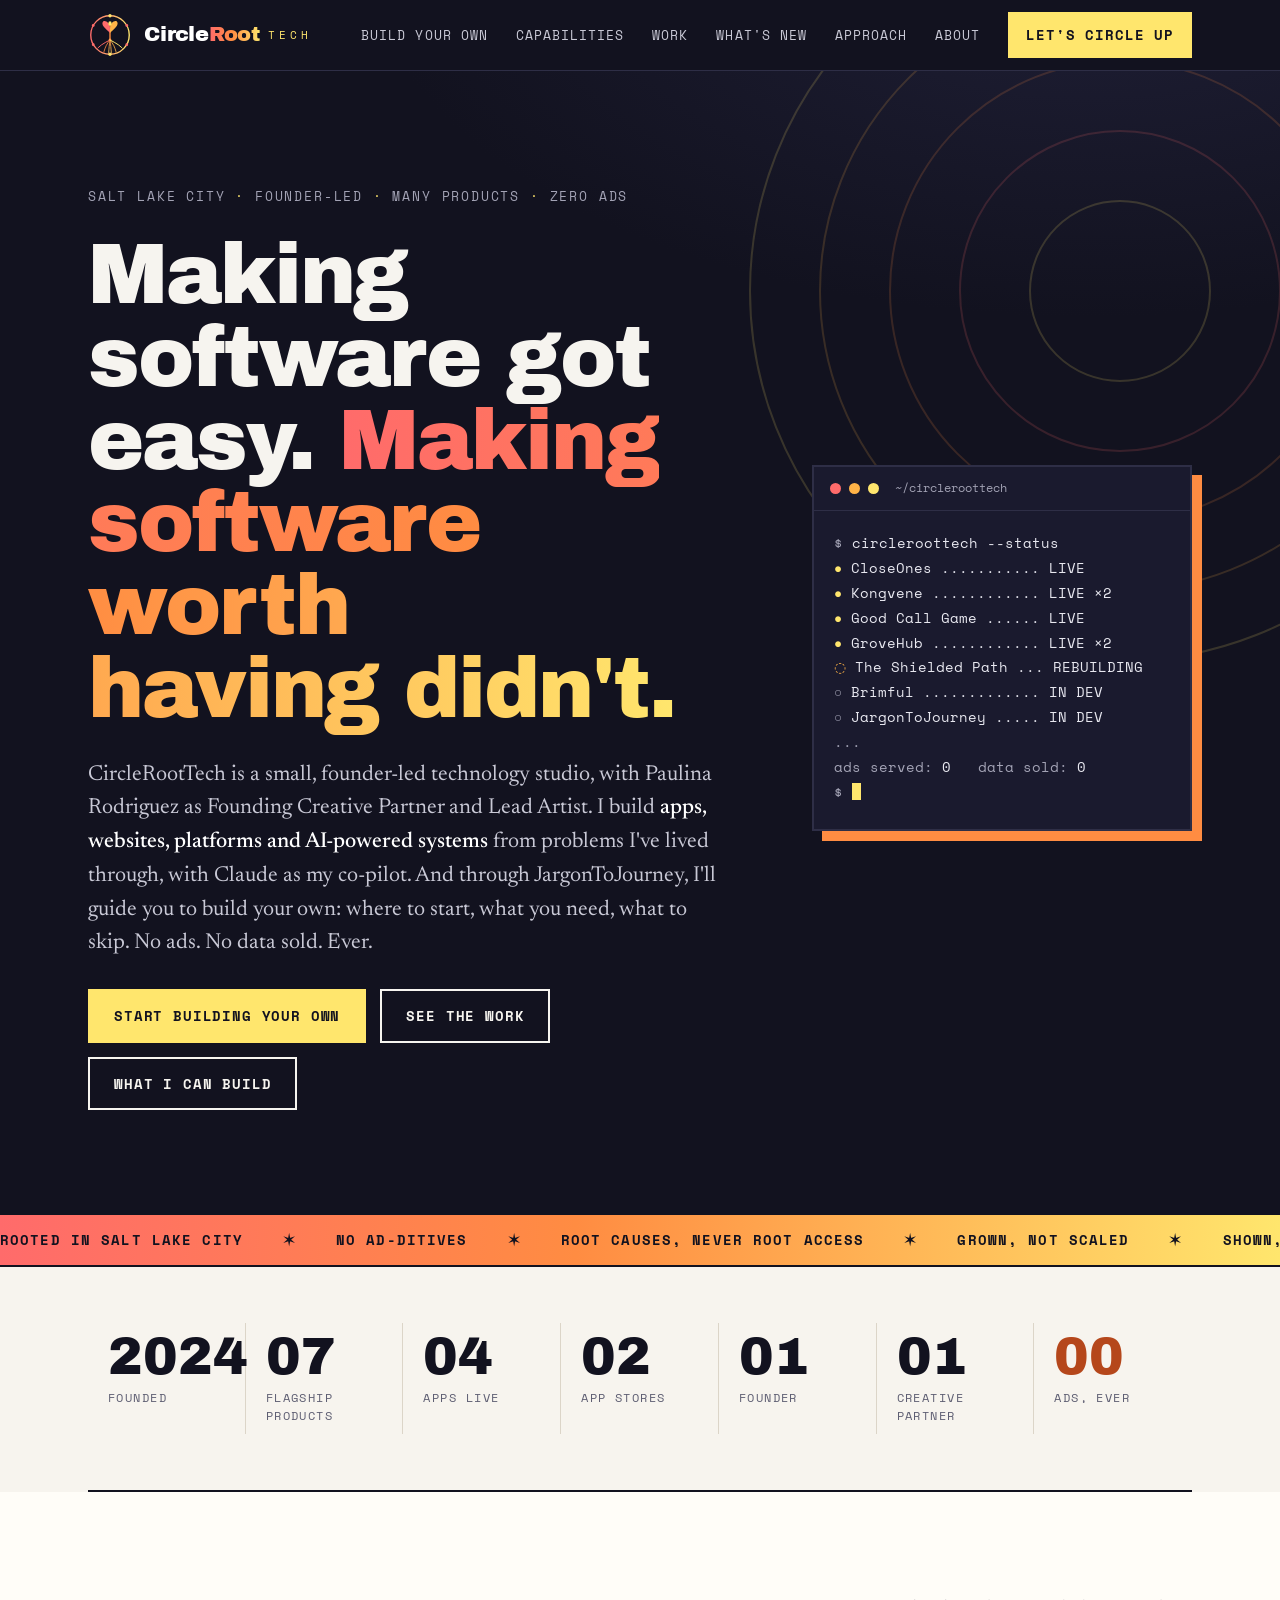
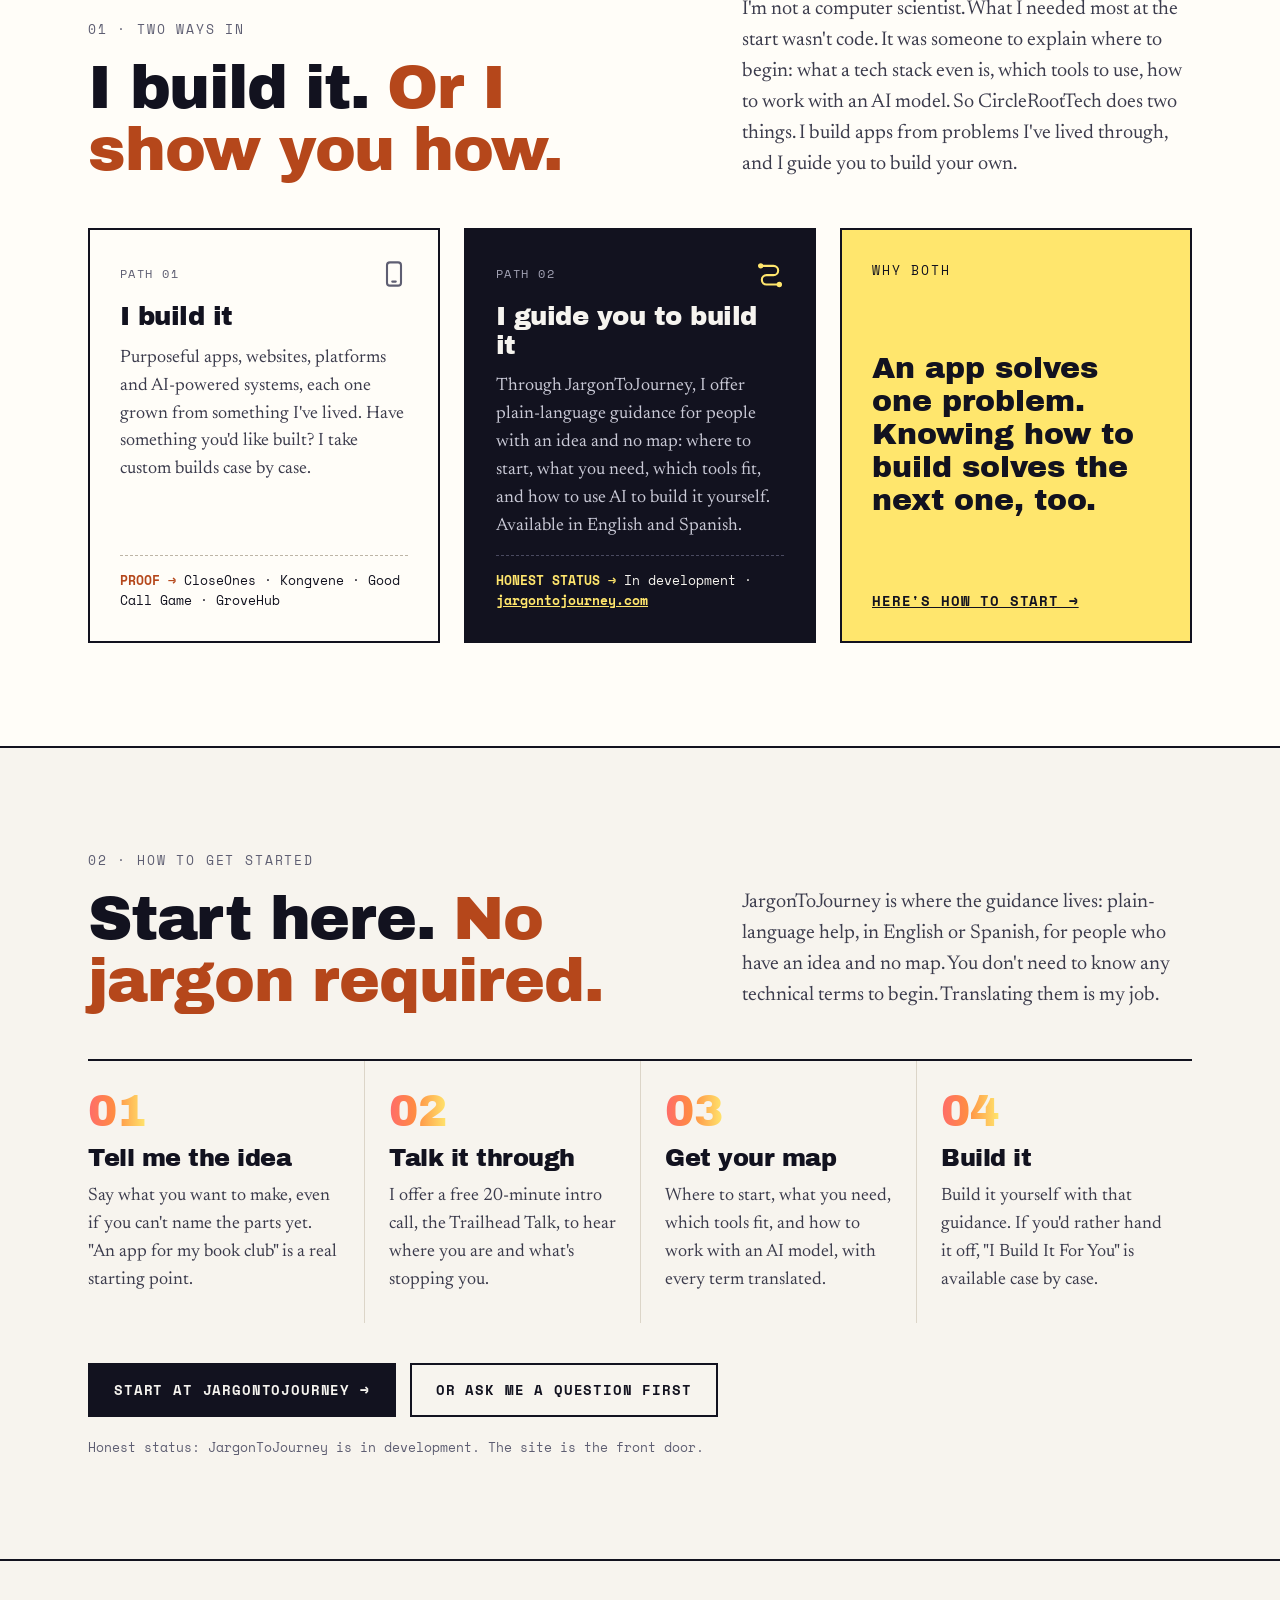
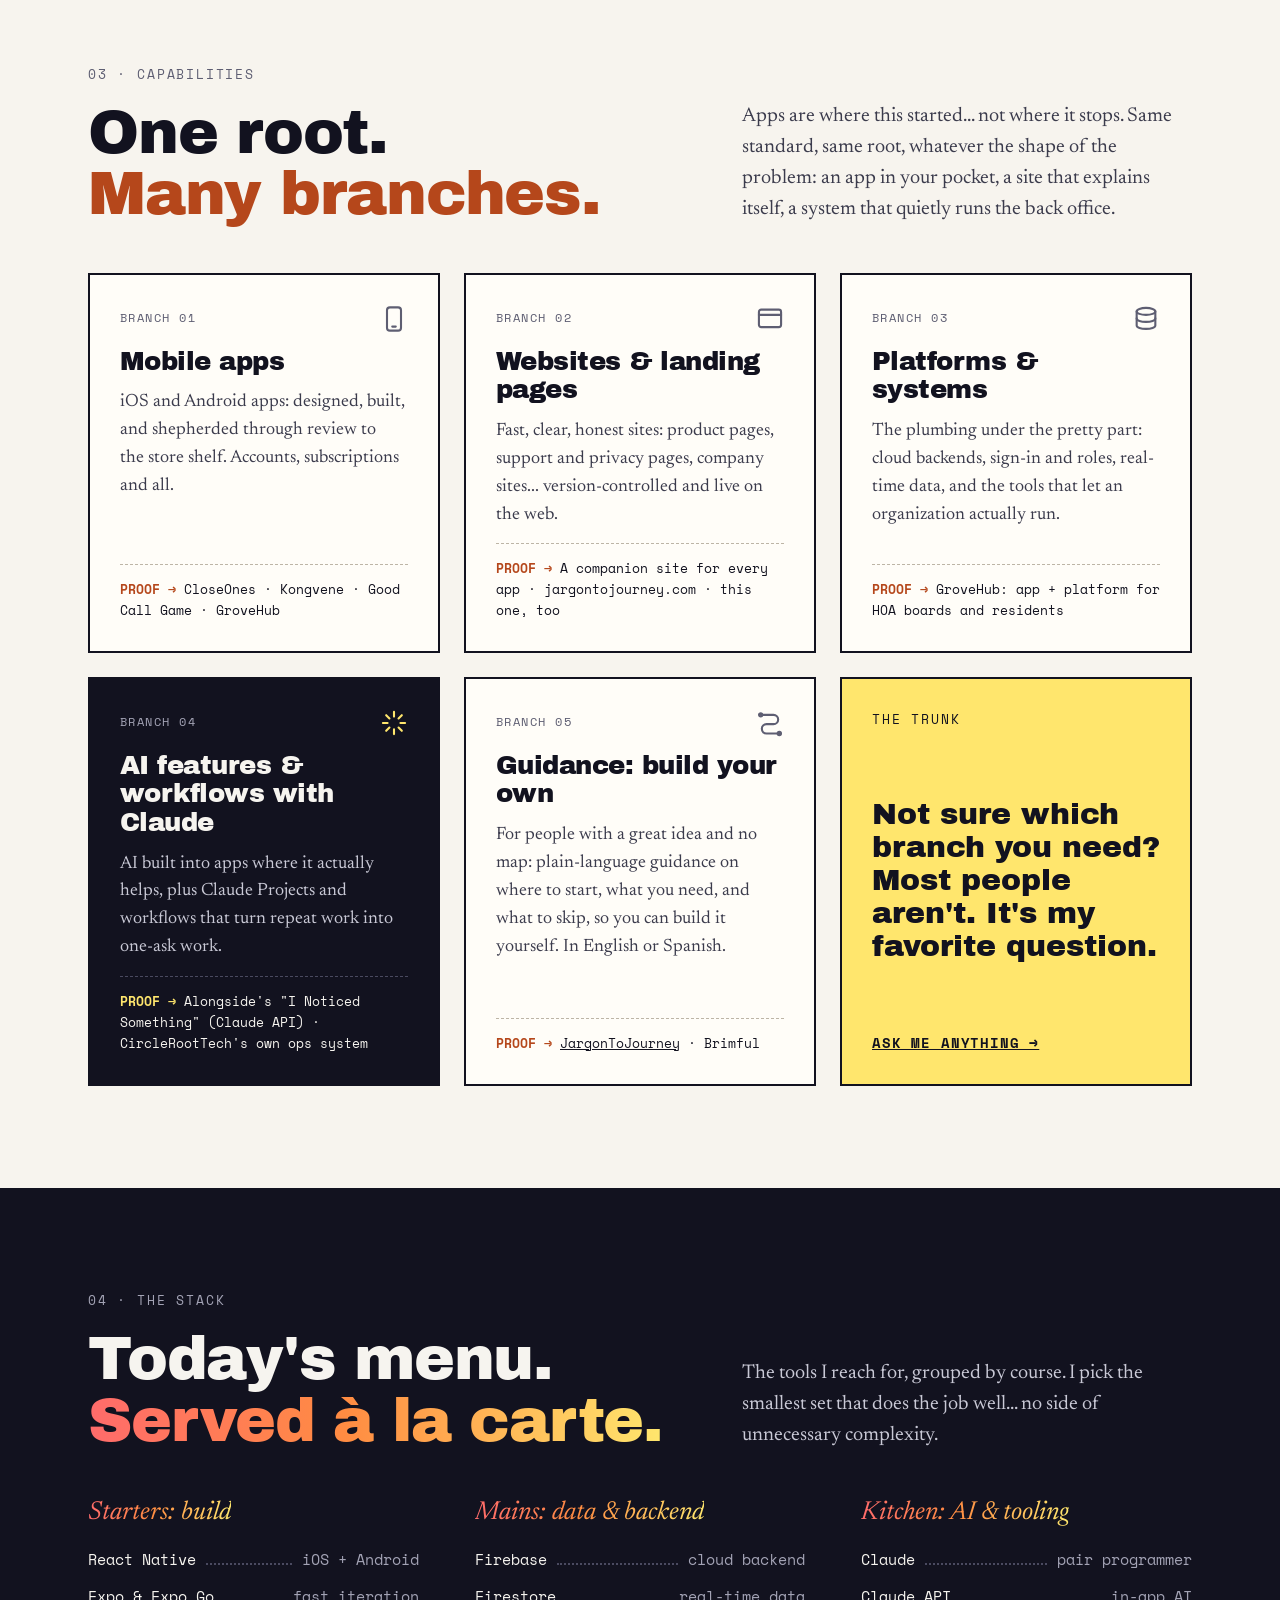
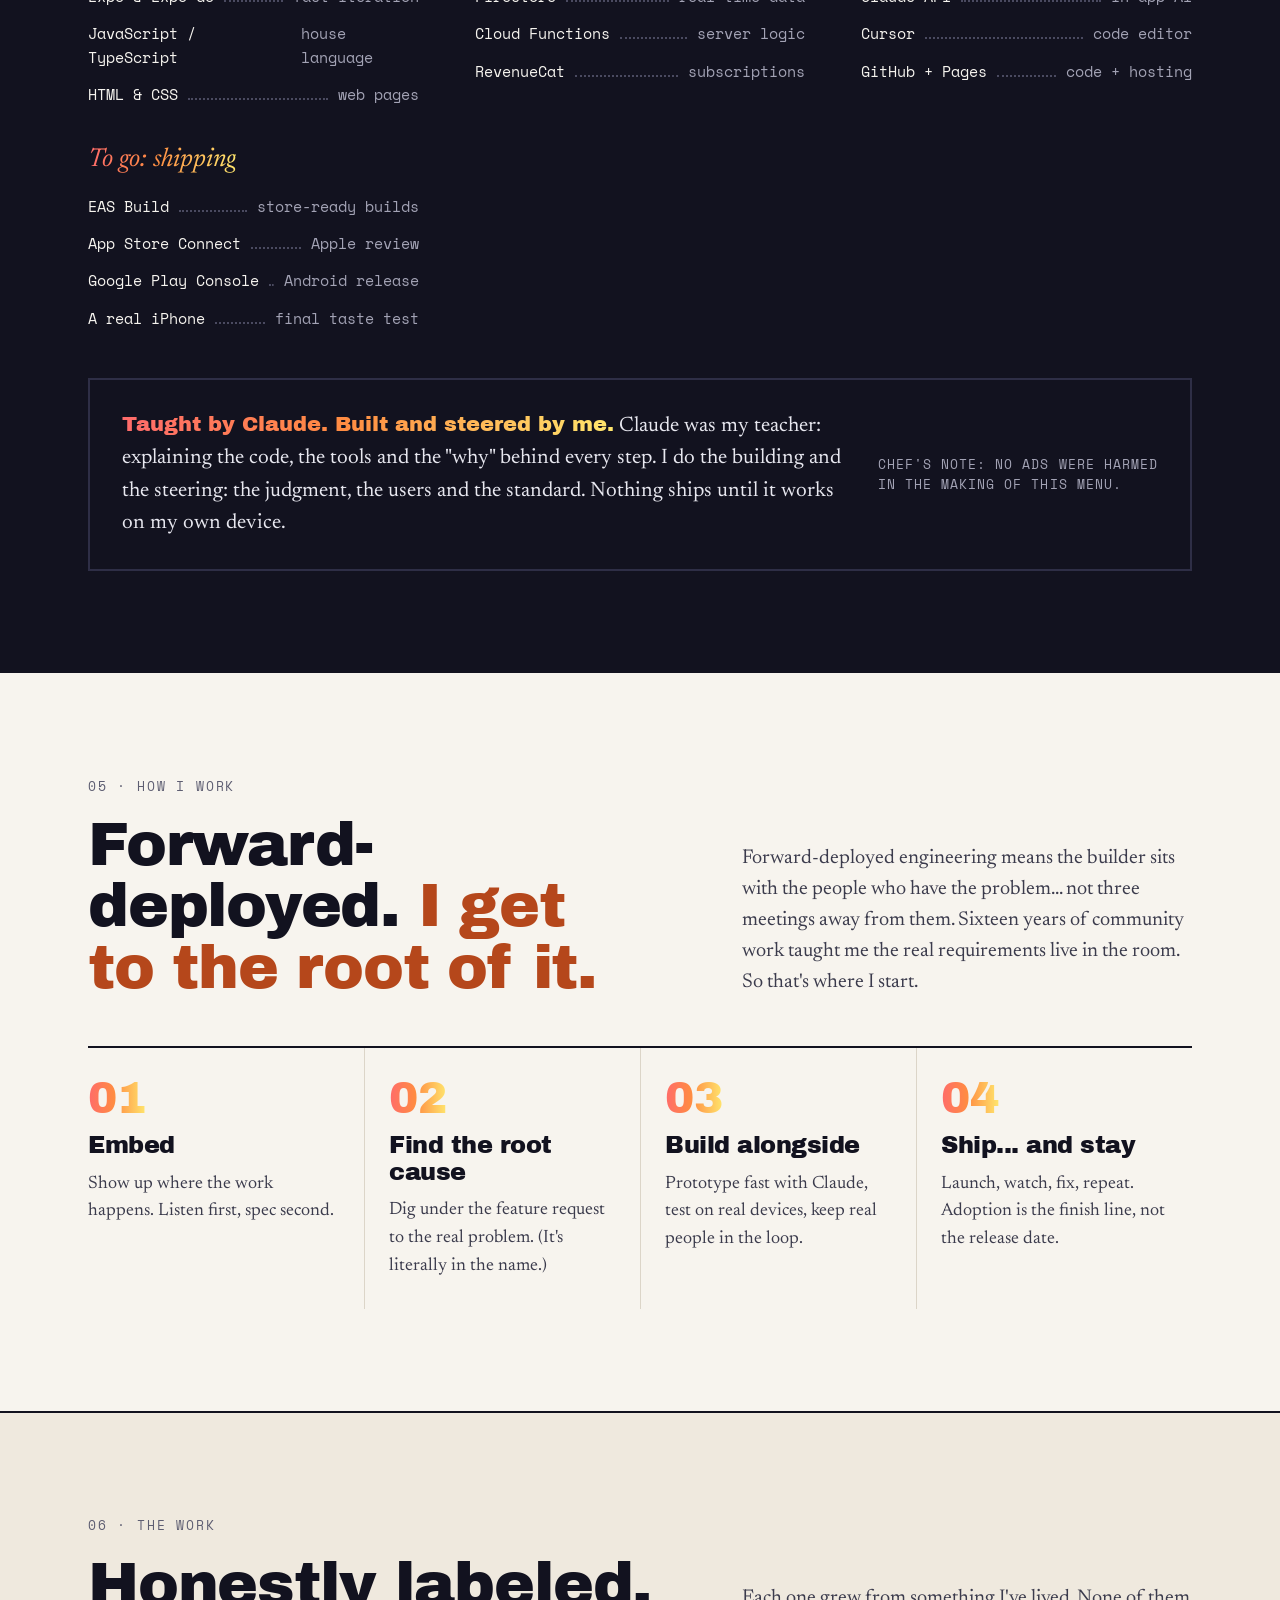
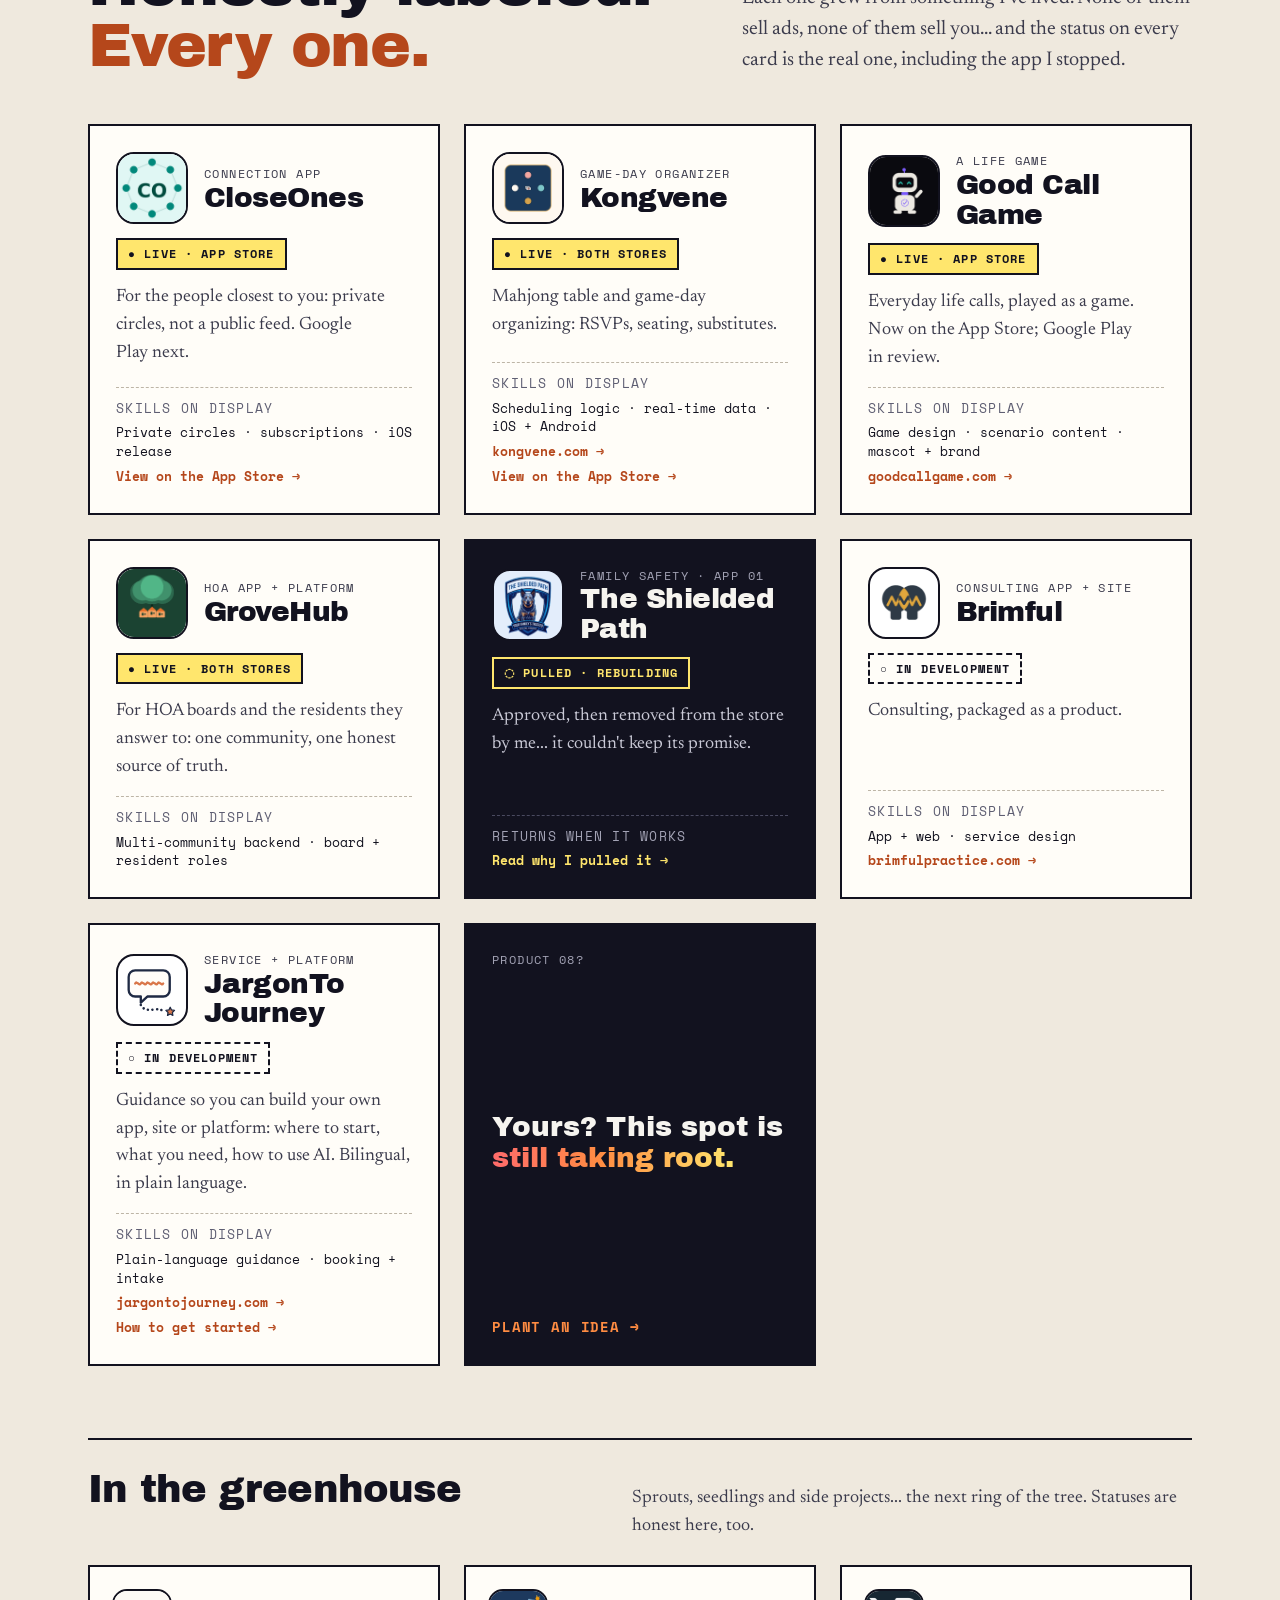
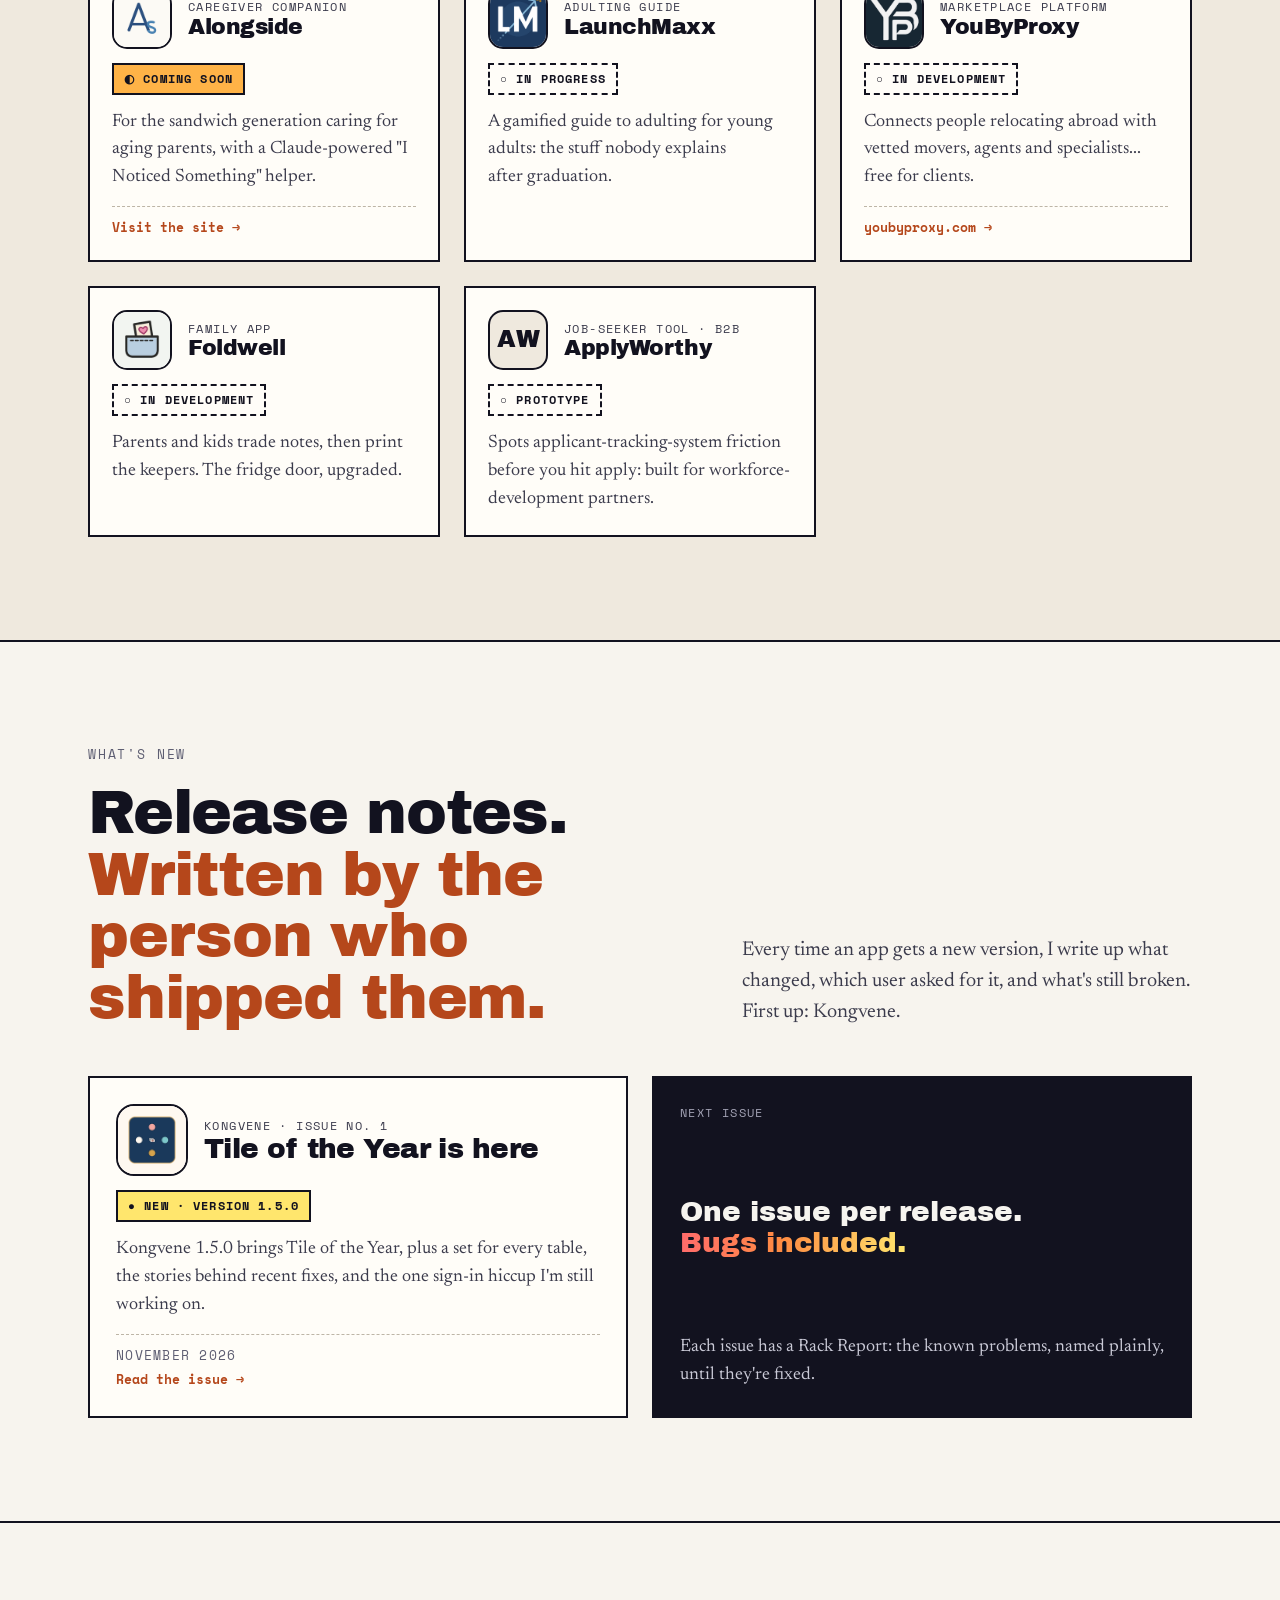
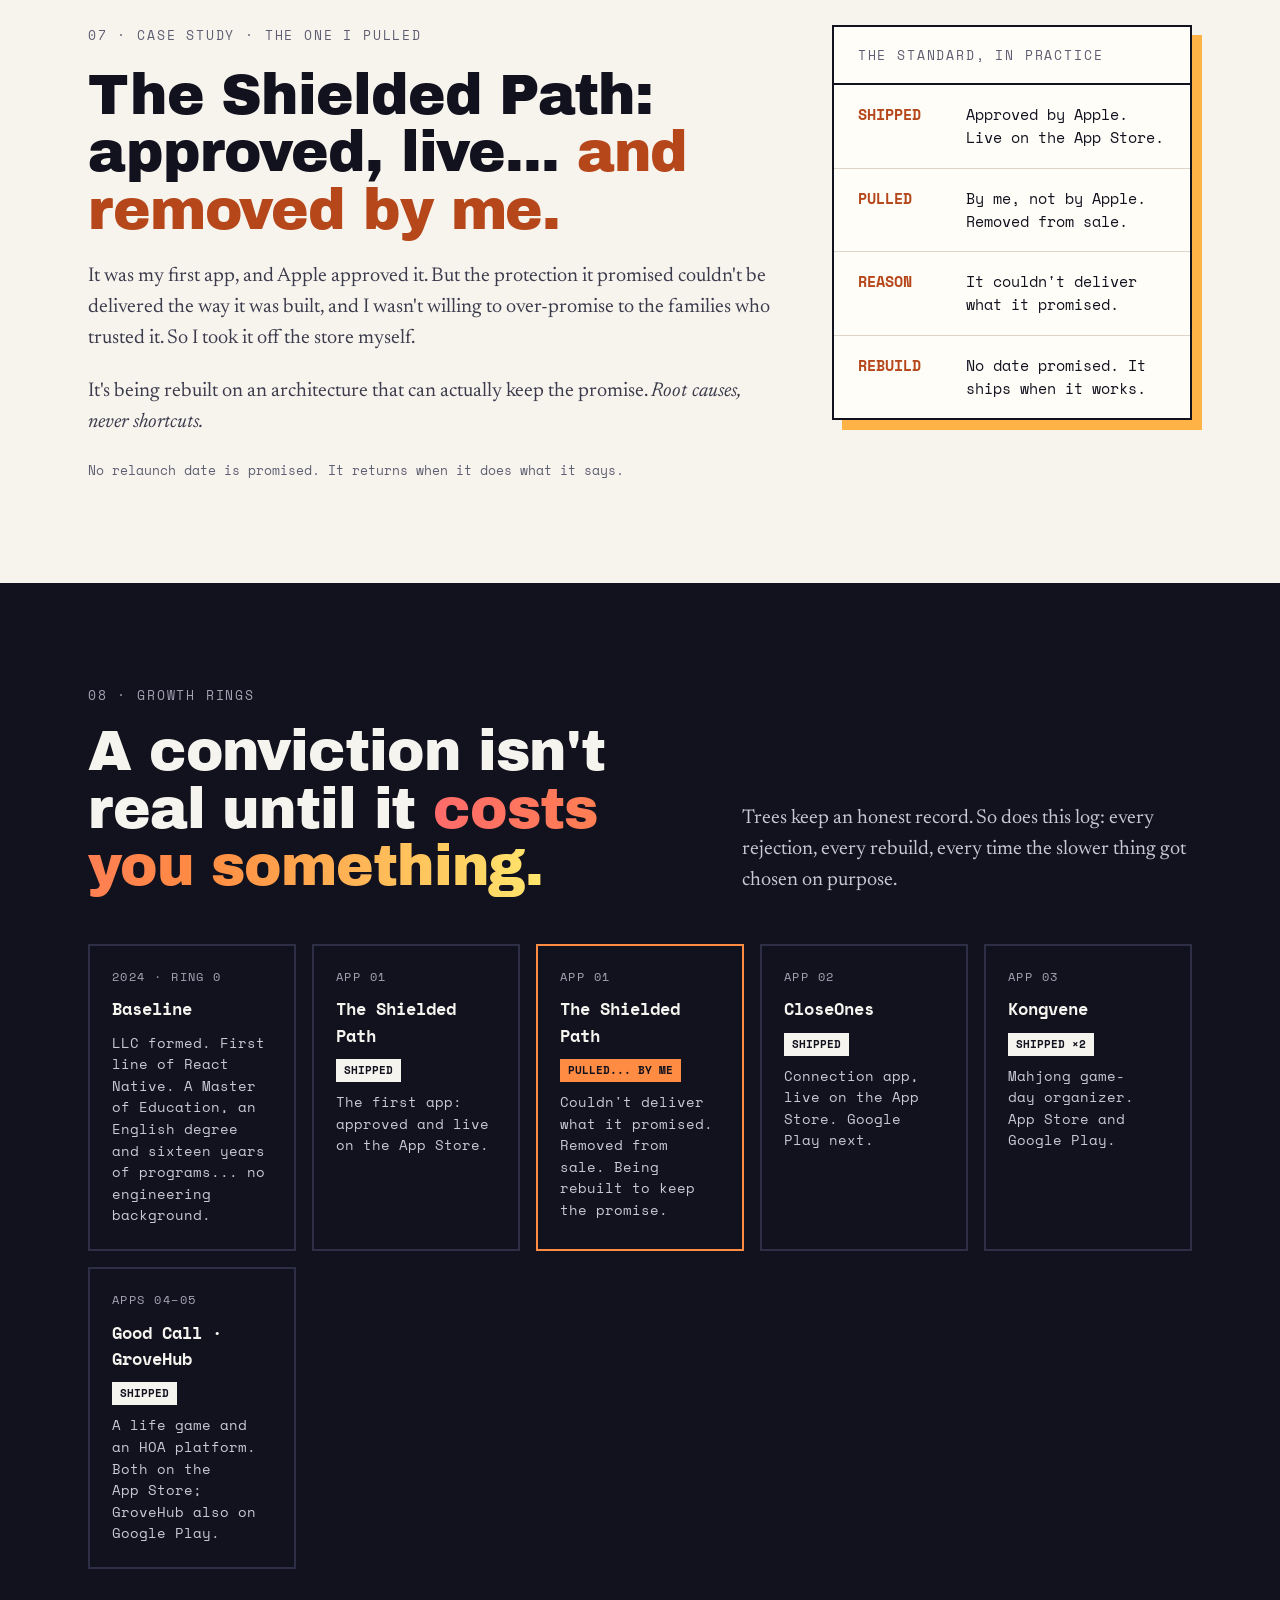
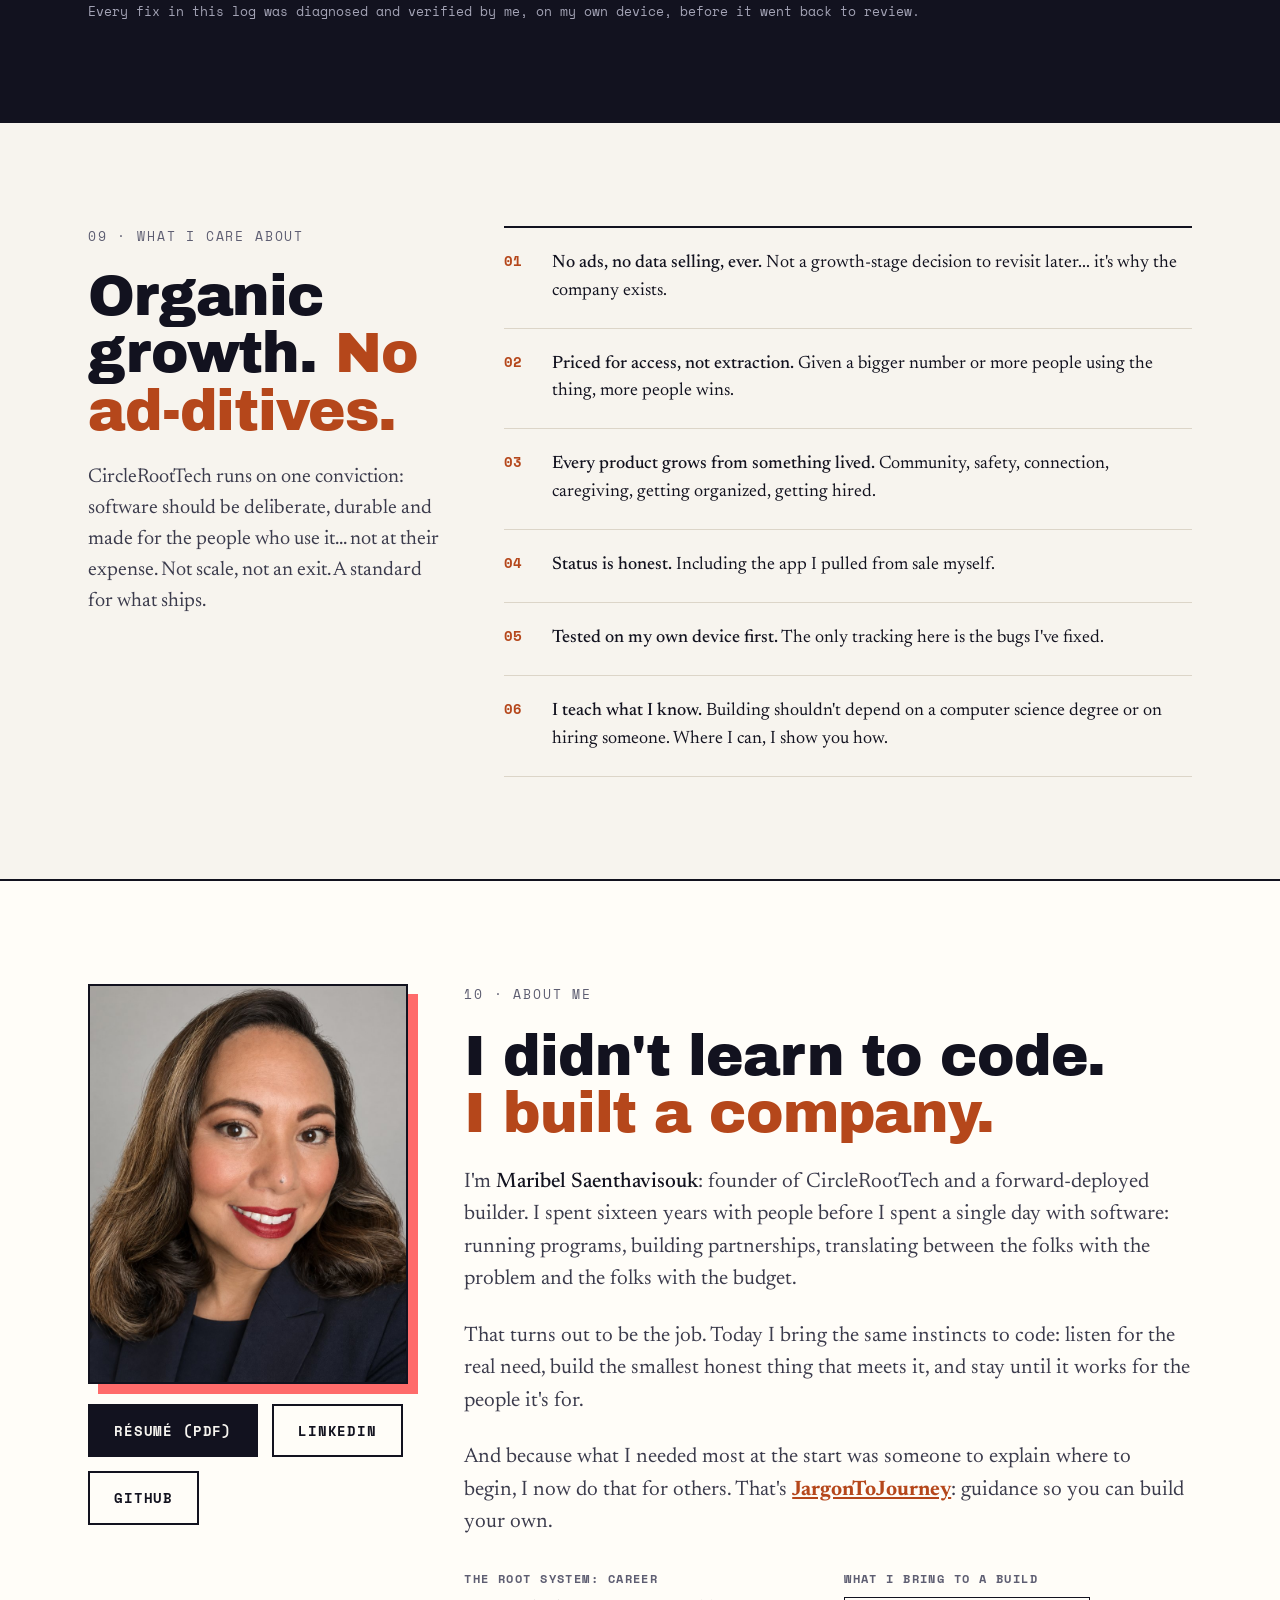
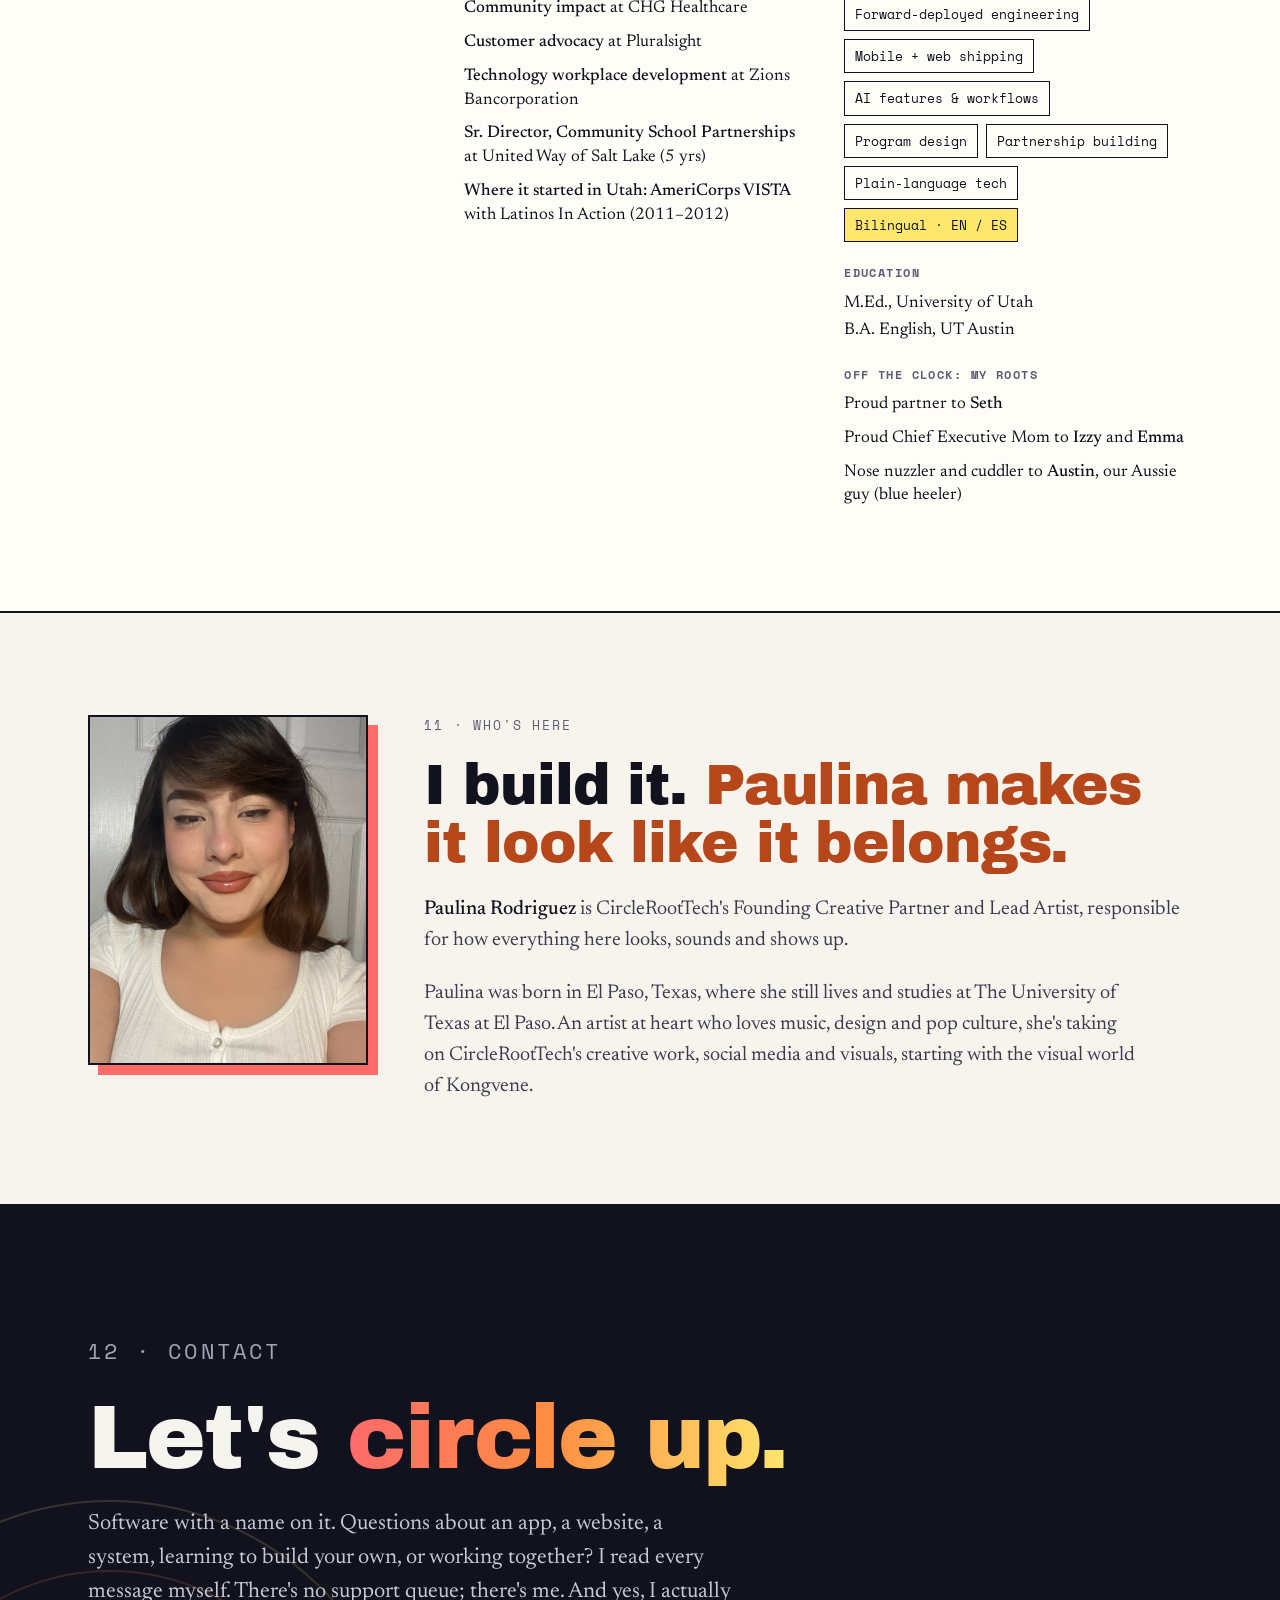
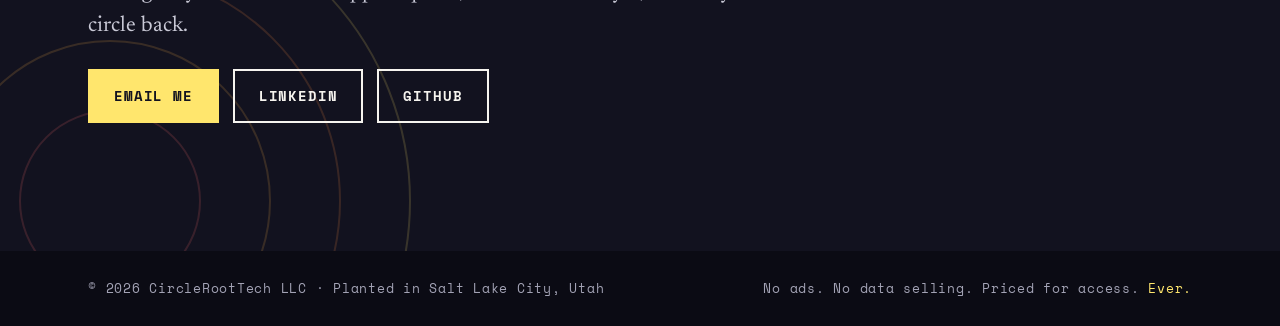
<file: index.html>
<!doctype html>
<html lang="en">
<head>
<meta charset="utf-8">
<meta name="viewport" content="width=device-width, initial-scale=1">
<title>CircleRootTech: Apps, websites, platforms &amp; AI systems, built with intent</title>
<meta name="description" content="CircleRootTech LLC is a small, founder-led technology studio in Salt Lake City. Maribel Saenthavisouk builds mobile apps, websites, platforms and AI-powered systems, and offers guidance so you can build your own. No ads. No data sold. Ever.">
<meta property="og:title" content="CircleRootTech: Making software worth having">
<meta property="og:description" content="Purposeful apps, websites and platforms, plus guidance so you can build your own. Honestly labeled, ad-free.">
<meta property="og:type" content="website">
<meta property="og:url" content="https://circleroottech.com/">
<meta property="og:site_name" content="CircleRootTech">
<meta property="og:image" content="https://circleroottech.com/og-image.jpg">
<meta property="og:image:width" content="1200">
<meta property="og:image:height" content="630">
<meta property="og:image:alt" content="CircleRootTech homepage: Making software got easy. Making software worth having didn't.">
<meta name="twitter:card" content="summary_large_image">
<meta name="twitter:title" content="CircleRootTech: Making software worth having">
<meta name="twitter:description" content="Purposeful apps, websites and platforms, plus guidance so you can build your own. Honestly labeled, ad-free.">
<meta name="twitter:image" content="https://circleroottech.com/og-image.jpg">
<link rel="icon" type="image/svg+xml" href="circleroot-mark.svg">
<link rel="preconnect" href="https://fonts.googleapis.com">
<link rel="preconnect" href="https://fonts.gstatic.com" crossorigin>
<link href="https://fonts.googleapis.com/css2?family=Archivo+Black&family=Newsreader:ital,opsz,wght@0,6..72,400;0,6..72,500;1,6..72,400&family=Space+Mono:wght@400;700&display=swap" rel="stylesheet">
<style>
/* ===== CircleRootTech brand tokens: taken from the CircleRoot logo ===== */
:root{
  --ink:#12121F;        /* logo background, darkest */
  --night:#1A1A2E;      /* logo background, lighter */
  --line-dark:#2E2E46;
  --coral:#FF6B6B;      /* fire gradient start, left leaf */
  --orange:#FF8C42;     /* stem + root gradient */
  --amber:#FFB347;      /* right leaf */
  --sun:#FFE66D;        /* fire gradient end, bud, TECH */
  --fire:linear-gradient(90deg,#FF6B6B 0%,#FF8C42 45%,#FFE66D 100%);
  --paper:#F7F4EE;
  --card:#FFFDF8;
  --sand:#EFE9DE;
  --rule:#DCD5C8;
  --text:#12121F;
  --text-2:#3B3B4C;
  --muted:#5E5E72;      /* labels on light (4.9:1) */
  --muted-dark:#A3A3B5; /* labels on dark */
  --ember:#B5471B;      /* orange-family text that passes contrast on light */
  --display:'Archivo Black','Arial Black',sans-serif;
  --serif:'Newsreader',Georgia,serif;
  --mono:'Space Mono','Courier New',monospace;
  --wrap:1200px;
  --gutter:clamp(16px,4vw,48px);
}
*{box-sizing:border-box}
html{scroll-behavior:smooth}
body{margin:0;background:var(--paper);color:var(--text);font-family:var(--serif);font-size:18px;line-height:1.55;-webkit-font-smoothing:antialiased}
img{max-width:100%;display:block}
a{color:inherit}
.wrap{max-width:var(--wrap);margin:0 auto;padding:0 var(--gutter)}
.section{padding:clamp(64px,8vw,112px) 0}
.dark{background:var(--ink);color:#F6F4EF}
.label{margin:0;font-family:var(--mono);font-size:13px;letter-spacing:.14em;text-transform:uppercase;color:var(--muted)}
.dark .label{color:var(--muted-dark)}
h1,h2,h3{font-family:var(--display);font-weight:400;margin:0;letter-spacing:-.02em}
h2{font-size:clamp(36px,4.8vw,64px);line-height:1;text-wrap:balance}
h3{font-size:26px;line-height:1.1}
p{margin:0;text-wrap:pretty}
.fire{background:var(--fire);-webkit-background-clip:text;background-clip:text;color:transparent}
.ember{color:var(--ember)}
.head{display:flex;flex-wrap:wrap;gap:24px 64px;align-items:flex-end;justify-content:space-between;margin-bottom:48px}
.head > div{flex:1 1 520px;min-width:0;display:flex;flex-direction:column;gap:18px}
.head > p{flex:1 1 380px;min-width:0;font-size:20px;color:var(--text-2)}
.dark .head > p{color:#C9C9D6}
.btn{font-family:var(--mono);font-size:14px;font-weight:700;letter-spacing:.06em;text-transform:uppercase;text-decoration:none;display:inline-flex;align-items:center;min-height:52px;padding:14px 24px;border:2px solid transparent;transition:transform .15s ease,box-shadow .15s ease}
.btn:hover{transform:translate(-2px,-2px);box-shadow:4px 4px 0 var(--coral)}
.btn-sun{background:var(--sun);color:var(--ink)}
.btn-ghost{border-color:currentColor}
.btn-ink{background:var(--ink);color:#F6F4EF}
.btns{display:flex;flex-wrap:wrap;gap:14px}
.skip{position:absolute;left:-999px}.skip:focus{left:16px;top:16px;z-index:10;background:var(--sun);color:var(--ink);padding:10px 14px}
:focus-visible{outline:3px solid var(--amber);outline-offset:3px}

/* ===== Nav ===== */
.nav{background:var(--ink);border-bottom:1px solid var(--line-dark);position:sticky;top:0;z-index:5}
.nav .wrap{display:flex;flex-wrap:wrap;align-items:center;justify-content:space-between;gap:12px 24px;padding-top:12px;padding-bottom:12px}
.brand{display:flex;align-items:center;gap:12px;text-decoration:none;color:#fff}
.brand img{width:44px;height:44px}
.wordmark{font-family:var(--display);font-size:21px;letter-spacing:-.01em;line-height:1}
.wordmark .tech{font-family:var(--mono);font-size:11px;color:var(--sun);letter-spacing:.38em;margin-left:8px;vertical-align:2px}
.nav-links{display:flex;flex-wrap:wrap;align-items:center;gap:clamp(10px,2.2vw,28px);font-family:var(--mono);font-size:13px;letter-spacing:.08em;text-transform:uppercase}
.nav-links a{color:#C9C9D6;text-decoration:none;padding:10px 0}
.nav-links a:hover{color:var(--sun)}
.nav-links .btn{min-height:44px;padding:10px 16px;color:var(--ink)}
@media (max-width:720px){.nav-links a:not(.btn){display:none}}

/* ===== Hero ===== */
.hero{position:relative;overflow:hidden;background:radial-gradient(1200px 600px at 85% -10%,#1F1F36 0%,var(--ink) 60%)}
.rings{position:absolute;pointer-events:none;opacity:.16}
.hero .wrap{position:relative;display:flex;flex-wrap:wrap;gap:56px;align-items:center;padding-top:clamp(56px,9vw,120px);padding-bottom:clamp(56px,8vw,104px)}
.hero-copy{flex:999 1 560px;min-width:0;display:flex;flex-direction:column;gap:28px}
.hero h1{font-size:clamp(44px,6.6vw,92px);line-height:.98;letter-spacing:-.025em;text-wrap:balance}
.hero .lede{max-width:640px;font-size:clamp(19px,1.7vw,23px);color:#C9C9D6}
.hero .lede strong{color:#fff;font-weight:500}
.dot{color:var(--sun)}
.term{flex:1 1 380px;min-width:0;max-width:470px;background:var(--night);border:2px solid var(--line-dark);box-shadow:10px 10px 0 var(--orange)}
.term-bar{display:flex;align-items:center;gap:8px;padding:12px 16px;border-bottom:1px solid var(--line-dark);font-family:var(--mono);font-size:12px;color:var(--muted-dark)}
.term-bar i{width:11px;height:11px;border-radius:50%;display:inline-block}
.term pre{margin:0;padding:20px 20px 24px;font-family:var(--mono);font-size:13.5px;line-height:1.85;color:#E8E8F0;white-space:pre-wrap;overflow-x:auto}
.term .g{color:var(--muted-dark)} .term .y{color:var(--sun)} .term .o{color:var(--amber)}
.cursor{display:inline-block;width:9px;height:17px;background:var(--sun);vertical-align:-3px;animation:blink 1.1s steps(1) infinite}
@keyframes blink{50%{opacity:0}}

/* ===== Ticker ===== */
.ticker{background:var(--fire);overflow:hidden;border-top:2px solid var(--ink);border-bottom:2px solid var(--ink)}
.track{display:flex;width:max-content;gap:40px;padding:14px 0;font-family:var(--mono);font-size:14px;font-weight:700;letter-spacing:.08em;text-transform:uppercase;color:var(--ink);white-space:nowrap;animation:marquee 40s linear infinite}
@keyframes marquee{to{transform:translateX(-50%)}}

/* ===== Stats ===== */
.stats{display:grid;grid-template-columns:repeat(auto-fit,minmax(min(150px,100%),1fr));padding:56px 0;border-bottom:2px solid var(--ink)}
.stat{padding:8px 20px;border-right:1px solid var(--rule);display:flex;flex-direction:column;gap:6px}
.stat:last-child{border-right:0}
.stat b{font-family:var(--display);font-weight:400;font-size:52px;line-height:1}
.stat span{font-family:var(--mono);font-size:12px;letter-spacing:.12em;color:var(--muted)}

/* ===== Cards ===== */
.grid{display:grid;grid-template-columns:repeat(auto-fit,minmax(min(340px,100%),1fr));gap:24px}
.card{background:var(--card);border:2px solid var(--ink);padding:30px;display:flex;flex-direction:column;gap:14px;transition:transform .2s ease,box-shadow .2s ease}
.card:hover{transform:translate(-3px,-3px);box-shadow:6px 6px 0 var(--ink)}
.card p{color:var(--text-2)}
.card .meta{display:flex;justify-content:space-between;align-items:center;gap:12px;font-family:var(--mono);font-size:12px;letter-spacing:.12em;color:var(--muted)}
.card .proof{font-family:var(--mono);font-size:13px;line-height:1.6;border-top:1px dashed #BDB5A6;padding-top:14px;margin-top:auto;color:var(--text)}
.card .proof b{color:var(--ember)}
.card.inverse{background:var(--ink);color:#F6F4EF}
.card.inverse p{color:#C9C9D6}
.card.inverse .meta{color:var(--muted-dark)}
.card.inverse .proof{color:#F6F4EF;border-color:#4A4A60}
.card.inverse .proof b{color:var(--sun)}
.card.sun{background:var(--sun)}
.card.sun p,.card.sun .meta{color:var(--ink)}
.ico{width:28px;height:28px;fill:none;stroke:currentColor;stroke-width:1.8;stroke-linecap:round;stroke-linejoin:round}

/* ===== Menu (stack) ===== */
.menu{display:grid;grid-template-columns:repeat(auto-fit,minmax(min(320px,100%),1fr));gap:40px 56px;font-family:var(--mono)}
.menu h3{font-family:var(--serif);font-style:italic;font-size:26px;letter-spacing:0;margin-bottom:6px}
.course{display:flex;flex-direction:column;gap:14px}
.item{display:flex;gap:10px;align-items:baseline;font-size:15px}
.item i{flex:1;border-bottom:2px dotted #4A4A60}
.item span:last-child{color:var(--muted-dark)}
.note{margin-top:48px;display:flex;flex-wrap:wrap;gap:24px;align-items:center;border:2px solid var(--line-dark);padding:28px 32px}
.note p:first-child{flex:1 1 420px;min-width:0;font-size:21px;color:#E8E8F0}
.note p:last-child{font-family:var(--mono);font-size:13px;letter-spacing:.08em;color:var(--muted-dark)}

/* ===== Steps ===== */
.steps{list-style:none;margin:0;padding:0;display:grid;grid-template-columns:repeat(auto-fit,minmax(min(250px,100%),1fr));border-top:2px solid var(--ink)}
.steps li{padding:28px 24px 28px 0;display:flex;flex-direction:column;gap:12px}
.steps li + li{padding-left:24px;border-left:1px solid var(--rule)}
.steps .n{font-family:var(--display);font-size:44px;line-height:1;background:var(--fire);-webkit-background-clip:text;background-clip:text;color:transparent;align-self:flex-start}
.steps h3{font-size:24px}
.steps p{color:var(--text-2)}
@media (max-width:560px){.steps li + li{padding-left:0;border-left:0;border-top:1px solid var(--rule)}}

/* ===== Products ===== */
.prod{background:var(--card);border:2px solid var(--ink);padding:26px;display:flex;flex-direction:column;gap:14px;transition:transform .2s ease,box-shadow .2s ease}
.prod:hover{transform:translate(-3px,-3px);box-shadow:6px 6px 0 var(--ink)}
.prod-top{display:flex;gap:16px;align-items:center}
.logo{width:72px;height:72px;flex:none;border-radius:18px;border:2px solid var(--ink);object-fit:cover;background:#fff}
.logo-txt{display:flex;align-items:center;justify-content:center;font-family:var(--display);font-size:24px;background:var(--sand)}
.prod-top > div{min-width:0}
.prod h3{font-size:28px;line-height:1.05;overflow-wrap:break-word}
.cat{font-family:var(--mono);font-size:11.5px;letter-spacing:.12em;color:var(--muted);text-transform:uppercase}
.status{align-self:flex-start;font-family:var(--mono);font-size:11.5px;font-weight:700;letter-spacing:.1em;padding:5px 10px;border:2px solid var(--ink);text-transform:uppercase}
.s-live{background:var(--sun);color:var(--ink)}
.s-dev{background:transparent;color:var(--ink);border-style:dashed}
.s-soon{background:var(--amber);color:var(--ink)}
.s-pulled{background:var(--ink);color:var(--sun)}
.prod p{color:var(--text-2)}
.prod .foot{margin-top:auto;border-top:1px dashed #BDB5A6;padding-top:12px;display:flex;flex-direction:column;gap:6px;font-family:var(--mono);font-size:12.5px;line-height:1.5}
.prod .foot span:first-child{color:var(--muted);letter-spacing:.1em}
.prod .foot a{color:var(--ember);font-weight:700;text-decoration:none}
.prod .foot a:hover{text-decoration:underline}
.prod.feature{background:var(--ink);color:#F6F4EF}
.prod.feature p{color:#C9C9D6}
.prod.feature .cat,.prod.feature .foot span:first-child{color:var(--muted-dark)}
.prod.feature .foot{border-color:#4A4A60}
.prod.feature .foot a{color:var(--sun)}
.prod.feature .status{border-color:var(--sun)}
.shelf-title{display:flex;flex-wrap:wrap;align-items:baseline;justify-content:space-between;gap:12px;margin:72px 0 24px;padding-top:28px;border-top:2px solid var(--ink)}
.shelf-title h3{font-size:clamp(28px,3vw,40px)}
.shelf-title p{color:var(--text-2);max-width:560px}
.mini{grid-template-columns:repeat(auto-fit,minmax(min(260px,100%),1fr))}
.mini .prod{padding:22px}
.mini .logo{width:60px;height:60px;border-radius:15px}
.mini .prod h3{font-size:22px}
.wall{display:flex;flex-wrap:wrap;gap:14px;justify-content:center;margin-top:8px}
.wall img{width:56px;height:56px;border-radius:14px;border:2px solid var(--ink);background:#fff}

/* ===== Pulled ===== */
.split{display:flex;flex-wrap:wrap;gap:56px;align-items:flex-start}
.split > :first-child{flex:999 1 520px;min-width:0;display:flex;flex-direction:column;gap:22px}
.ledger{flex:1 1 360px;min-width:0;background:var(--card);border:2px solid var(--ink);box-shadow:10px 10px 0 var(--amber)}
.ledger .label{padding:18px 24px;border-bottom:2px solid var(--ink)}
.ledger dl{margin:0;font-family:var(--mono);font-size:15px}
.ledger div{display:flex;flex-wrap:wrap;gap:6px 16px;padding:18px 24px;border-bottom:1px solid var(--rule)}
.ledger div:last-child{border-bottom:0}
.ledger dt{width:92px;color:var(--ember);font-weight:700}
.ledger dd{margin:0;flex:1 1 180px}

/* ===== Rings ===== */
.ringlog{list-style:none;margin:0;padding:0;display:grid;grid-template-columns:repeat(auto-fit,minmax(min(200px,100%),1fr));gap:16px;font-family:var(--mono)}
.ringlog li{border:2px solid var(--line-dark);padding:22px;display:flex;flex-direction:column;gap:10px}
.ringlog li.hot{border-color:var(--orange)}
.ringlog small{font-size:12px;letter-spacing:.12em;color:var(--muted-dark)}
.ringlog strong{font-size:17px}
.ringlog em{align-self:flex-start;font-style:normal;background:#F6F4EF;color:var(--ink);font-size:11px;font-weight:700;padding:3px 8px}
.ringlog li.hot em{background:var(--orange)}
.ringlog p{font-size:13.5px;line-height:1.6;color:#C9C9D6}

/* ===== Charter ===== */
.charter{list-style:none;margin:0;padding:0;border-top:2px solid var(--ink);flex:999 1 520px;min-width:0}
.charter li{display:flex;gap:20px;padding:22px 0;border-bottom:1px solid var(--rule)}
.charter li span{font-family:var(--mono);font-size:14px;font-weight:700;color:var(--ember);min-width:28px}
.charter strong{font-weight:500}

/* ===== About ===== */
.about{background:var(--card);border-top:2px solid var(--ink);border-bottom:2px solid var(--ink)}
.about .split > :first-child{flex:1 1 320px;max-width:420px}
.about .split > :last-child{flex:999 1 520px;min-width:0;display:flex;flex-direction:column;gap:24px}
.portrait{aspect-ratio:4/5;background:var(--ink);border:2px solid var(--ink);box-shadow:10px 10px 0 var(--coral);display:flex;align-items:center;justify-content:center;overflow:hidden}
.portrait img{width:100%;height:100%;object-fit:cover;object-position:center 30%}
.about .big{font-size:21px;color:var(--text-2)}
.cols{display:grid;grid-template-columns:repeat(auto-fit,minmax(min(260px,100%),1fr));gap:32px;padding-top:8px}
.cols h3{font-family:var(--mono);font-size:12px;font-weight:700;letter-spacing:.12em;color:var(--muted);margin-bottom:12px}
.cols ul{list-style:none;margin:0;padding:0;display:flex;flex-direction:column;gap:10px;font-size:17px;line-height:1.4}
.chips{display:flex;flex-wrap:wrap;gap:8px;font-family:var(--mono);font-size:13px}
.chips span{border:1.5px solid var(--ink);padding:6px 10px}
.chips .hl{background:var(--sun)}

/* ===== Contact / footer ===== */
.contact{position:relative;overflow:hidden}
.contact .wrap{position:relative;display:flex;flex-direction:column;align-items:flex-start;gap:26px;padding-top:clamp(72px,10vw,136px);padding-bottom:clamp(72px,10vw,136px)}
.contact h2{font-size:clamp(44px,7vw,104px);line-height:.96}
.contact p{max-width:660px;font-size:22px;color:#C9C9D6}
footer{background:#0B0B14;color:var(--muted-dark)}
footer .wrap{display:flex;flex-wrap:wrap;gap:12px 32px;justify-content:space-between;padding-top:28px;padding-bottom:28px;font-family:var(--mono);font-size:12.5px;letter-spacing:.06em}

@media (prefers-reduced-motion:reduce){.track,.cursor{animation:none}.card,.prod,.btn{transition:none}html{scroll-behavior:auto}}
</style>
</head>
<body>
<a class="skip" href="#main">Skip to content</a>

<header class="nav">
  <div class="wrap">
    <a class="brand" href="#top" aria-label="CircleRootTech home">
      <img src="circleroot-mark.svg" alt="" width="44" height="44">
      <span class="wordmark">Circle<span class="fire">Root</span><span class="tech">TECH</span></span>
    </a>
    <nav class="nav-links" aria-label="Main">
      <a href="#teach">Build your own</a>
      <a href="#branches">Capabilities</a>
      <a href="#work">Work</a>
      <a href="#whats-new">What's new</a>
      <a href="#approach">Approach</a>
      <a href="#about">About</a>
      <a class="btn btn-sun" href="#contact">Let's circle up</a>
    </nav>
  </div>
</header>

<main id="main">

<!-- HERO -->
<section id="top" class="hero dark">
  <svg class="rings" aria-hidden="true" width="760" height="760" viewBox="0 0 760 760" style="right:-220px;top:-160px"><g fill="none" stroke-width="2"><circle cx="380" cy="380" r="370" stroke="#FFE66D"/><circle cx="380" cy="380" r="300" stroke="#FFB347"/><circle cx="380" cy="380" r="230" stroke="#FF8C42"/><circle cx="380" cy="380" r="160" stroke="#FF6B6B"/><circle cx="380" cy="380" r="90" stroke="#FFE66D"/></g></svg>
  <div class="wrap">
    <div class="hero-copy">
      <p class="label">Salt Lake City <span class="dot">·</span> Founder-led <span class="dot">·</span> Many products <span class="dot">·</span> Zero ads</p>
      <h1>Making software got easy. <span class="fire">Making software worth having didn't.</span></h1>
      <p class="lede">CircleRootTech is a small, founder-led technology studio, with Paulina Rodriguez as Founding Creative Partner and Lead Artist. I build <strong>apps, websites, platforms and AI-powered systems</strong> from problems I've lived through, with Claude as my co-pilot. And through JargonToJourney, I'll guide you to build your own: where to start, what you need, what to skip. No ads. No data sold. Ever.</p>
      <div class="btns">
        <a class="btn btn-sun" href="#start">Start building your own</a>
        <a class="btn btn-ghost" href="#work">See the work</a>
        <a class="btn btn-ghost" href="#branches">What I can build</a>
      </div>
    </div>
    <div class="term" role="img" aria-label="Status board: CloseOnes, Kongvene, Good Call Game and GroveHub are live; The Shielded Path is rebuilding; Brimful and JargonToJourney are in development.">
      <div class="term-bar"><i style="background:#FF6B6B"></i><i style="background:#FFB347"></i><i style="background:#FFE66D"></i><span style="margin-left:8px">~/circleroottech</span></div>
<pre aria-hidden="true"><span class="g">$</span> circleroottech --status
<span class="y">●</span> CloseOnes ........... LIVE
<span class="y">●</span> Kongvene ............ LIVE ×2
<span class="y">●</span> Good Call Game ...... LIVE
<span class="y">●</span> GroveHub ............ LIVE ×2
<span class="o">◌</span> The Shielded Path ... REBUILDING
<span class="g">○</span> Brimful ............. IN DEV
<span class="g">○</span> JargonToJourney ..... IN DEV
<span class="g">...</span>
<span class="g">ads served:</span> 0   <span class="g">data sold:</span> 0
<span class="g">$</span> <span class="cursor"></span></pre>
    </div>
  </div>
</section>

<div class="ticker" aria-hidden="true">
  <div class="track">
    <span>Rooted in Salt Lake City</span><span>✶</span><span>No ad-ditives</span><span>✶</span><span>Root causes, never root access</span><span>✶</span><span>Grown, not scaled</span><span>✶</span><span>Shown, not just shipped</span><span>✶</span><span>I circle back. For real.</span><span>✶</span><span>Every fix tested on my own phone</span><span>✶</span>
    <span>Rooted in Salt Lake City</span><span>✶</span><span>No ad-ditives</span><span>✶</span><span>Root causes, never root access</span><span>✶</span><span>Grown, not scaled</span><span>✶</span><span>Shown, not just shipped</span><span>✶</span><span>I circle back. For real.</span><span>✶</span><span>Every fix tested on my own phone</span><span>✶</span>
  </div>
</div>

<!-- STATS -->
<section aria-label="By the numbers">
  <div class="wrap">
    <div class="stats">
      <div class="stat"><b>2024</b><span>FOUNDED</span></div>
      <div class="stat"><b>07</b><span>FLAGSHIP PRODUCTS</span></div>
      <div class="stat"><b>04</b><span>APPS LIVE</span></div>
      <div class="stat"><b>02</b><span>APP STORES</span></div>
      <div class="stat"><b>01</b><span>FOUNDER</span></div>
      <div class="stat"><b>01</b><span>CREATIVE PARTNER</span></div>
      <div class="stat"><b class="ember">00</b><span>ADS, EVER</span></div>
    </div>
  </div>
</section>

<!-- TEACH -->
<section id="teach" class="section" style="background:var(--card);border-bottom:2px solid var(--ink)">
  <div class="wrap">
    <div class="head">
      <div><p class="label">01 · Two ways in</p><h2>I build it. <span class="ember">Or I show you how.</span></h2></div>
      <p>I'm not a computer scientist. What I needed most at the start wasn't code. It was someone to explain where to begin: what a tech stack even is, which tools to use, how to work with an AI model. So CircleRootTech does two things. I build apps from problems I've lived through, and I guide you to build your own.</p>
    </div>
    <div class="grid">
      <article class="card">
        <div class="meta"><span>PATH 01</span><svg class="ico" viewBox="0 0 24 24" aria-hidden="true"><rect x="6" y="2" width="12" height="20" rx="2.5"/><path d="M10.5 18.5h3"/></svg></div>
        <h3>I build it</h3>
        <p>Purposeful apps, websites, platforms and AI-powered systems, each one grown from something I've lived. Have something you'd like built? I take custom builds case by case.</p>
        <p class="proof"><b>PROOF →</b> CloseOnes · Kongvene · Good Call Game · GroveHub</p>
      </article>
      <article class="card inverse">
        <div class="meta"><span>PATH 02</span><svg class="ico" viewBox="0 0 24 24" aria-hidden="true" style="color:#FFE66D"><path d="M4 5h11a4 4 0 0 1 0 8H9a4 4 0 0 0 0 8h11"/><circle cx="4" cy="5" r="1.4"/><circle cx="20" cy="21" r="1.4"/></svg></div>
        <h3>I guide you to build it</h3>
        <p>Through JargonToJourney, I offer plain-language guidance for people with an idea and no map: where to start, what you need, which tools fit, and how to use AI to build it yourself. Available in English and Spanish.</p>
        <p class="proof"><b>HONEST STATUS →</b> In development · <a href="https://jargontojourney.com" style="color:var(--sun);font-weight:700">jargontojourney.com</a></p>
      </article>
      <article class="card sun" style="justify-content:space-between">
        <p class="label" style="color:#12121F">Why both</p>
        <p style="font-family:var(--display);font-size:30px;line-height:1.1">An app solves one problem. Knowing how to build solves the next one, too.</p>
        <a href="#start" style="font-family:var(--mono);font-size:14px;font-weight:700;letter-spacing:.06em;text-transform:uppercase">Here's how to start →</a>
      </article>
    </div>
  </div>
</section>

<!-- GET STARTED WITH JARGONTOJOURNEY -->
<section id="start" class="section" style="border-bottom:2px solid var(--ink)">
  <div class="wrap">
    <div class="head">
      <div><p class="label">02 · How to get started</p><h2>Start here. <span class="ember">No jargon required.</span></h2></div>
      <p>JargonToJourney is where the guidance lives: plain-language help, in English or Spanish, for people who have an idea and no map. You don't need to know any technical terms to begin. Translating them is my job.</p>
    </div>
    <ol class="steps">
      <li><span class="n">01</span><h3>Tell me the idea</h3><p>Say what you want to make, even if you can't name the parts yet. "An app for my book club" is a real starting point.</p></li>
      <li><span class="n">02</span><h3>Talk it through</h3><p>I offer a free 20-minute intro call, the Trailhead Talk, to hear where you are and what's stopping you.</p></li>
      <li><span class="n">03</span><h3>Get your map</h3><p>Where to start, what you need, which tools fit, and how to work with an AI model, with every term translated.</p></li>
      <li><span class="n">04</span><h3>Build it</h3><p>Build it yourself with that guidance. If you'd rather hand it off, "I Build It For You" is available case by case.</p></li>
    </ol>
    <div class="btns" style="margin-top:40px">
      <a class="btn btn-ink" href="https://jargontojourney.com">Start at JargonToJourney →</a>
      <a class="btn btn-ghost" href="#contact">Or ask me a question first</a>
    </div>
    <p style="margin-top:20px;font-family:var(--mono);font-size:13px;color:var(--muted)">Honest status: JargonToJourney is in development. The site is the front door.</p>
  </div>
</section>

<!-- CAPABILITIES -->
<section id="branches" class="section">
  <div class="wrap">
    <div class="head">
      <div><p class="label">03 · Capabilities</p><h2>One root. <span class="ember">Many branches.</span></h2></div>
      <p>Apps are where this started... not where it stops. Same standard, same root, whatever the shape of the problem: an app in your pocket, a site that explains itself, a system that quietly runs the back office.</p>
    </div>
    <div class="grid">
      <article class="card">
        <div class="meta"><span>BRANCH 01</span><svg class="ico" viewBox="0 0 24 24" aria-hidden="true"><rect x="6" y="2" width="12" height="20" rx="2.5"/><path d="M10.5 18.5h3"/></svg></div>
        <h3>Mobile apps</h3>
        <p>iOS and Android apps: designed, built, and shepherded through review to the store shelf. Accounts, subscriptions and all.</p>
        <p class="proof"><b>PROOF →</b> CloseOnes · Kongvene · Good Call Game · GroveHub</p>
      </article>
      <article class="card">
        <div class="meta"><span>BRANCH 02</span><svg class="ico" viewBox="0 0 24 24" aria-hidden="true"><rect x="2.5" y="4" width="19" height="15" rx="2"/><path d="M2.5 8.5h19"/></svg></div>
        <h3>Websites &amp; landing pages</h3>
        <p>Fast, clear, honest sites: product pages, support and privacy pages, company sites... version-controlled and live on the web.</p>
        <p class="proof"><b>PROOF →</b> A companion site for every app · jargontojourney.com · this one, too</p>
      </article>
      <article class="card">
        <div class="meta"><span>BRANCH 03</span><svg class="ico" viewBox="0 0 24 24" aria-hidden="true"><ellipse cx="12" cy="5.5" rx="8" ry="3"/><path d="M4 5.5v6c0 1.7 3.6 3 8 3s8-1.3 8-3v-6"/><path d="M4 11.5v6c0 1.7 3.6 3 8 3s8-1.3 8-3v-6"/></svg></div>
        <h3>Platforms &amp; systems</h3>
        <p>The plumbing under the pretty part: cloud backends, sign-in and roles, real-time data, and the tools that let an organization actually run.</p>
        <p class="proof"><b>PROOF →</b> GroveHub: app + platform for HOA boards and residents</p>
      </article>
      <article class="card inverse">
        <div class="meta"><span>BRANCH 04</span><svg class="ico" viewBox="0 0 24 24" aria-hidden="true" style="color:#FFE66D"><path d="M12 2.5v4M12 17.5v4M2.5 12h4M17.5 12h4M5.3 5.3l2.8 2.8M15.9 15.9l2.8 2.8M5.3 18.7l2.8-2.8M15.9 8.1l2.8-2.8"/></svg></div>
        <h3>AI features &amp; workflows with Claude</h3>
        <p>AI built into apps where it actually helps, plus Claude Projects and workflows that turn repeat work into one-ask work.</p>
        <p class="proof"><b>PROOF →</b> Alongside's "I Noticed Something" (Claude API) · CircleRootTech's own ops system</p>
      </article>
      <article class="card">
        <div class="meta"><span>BRANCH 05</span><svg class="ico" viewBox="0 0 24 24" aria-hidden="true"><path d="M4 5h11a4 4 0 0 1 0 8H9a4 4 0 0 0 0 8h11"/><circle cx="4" cy="5" r="1.4"/><circle cx="20" cy="21" r="1.4"/></svg></div>
        <h3>Guidance: build your own</h3>
        <p>For people with a great idea and no map: plain-language guidance on where to start, what you need, and what to skip, so you can build it yourself. In English or Spanish.</p>
        <p class="proof"><b>PROOF →</b> <a href="https://jargontojourney.com">JargonToJourney</a> · Brimful</p>
      </article>
      <article class="card sun" style="justify-content:space-between">
        <p class="label" style="color:#12121F">The trunk</p>
        <p style="font-family:var(--display);font-size:30px;line-height:1.1">Not sure which branch you need? Most people aren't. It's my favorite question.</p>
        <a href="#contact" style="font-family:var(--mono);font-size:14px;font-weight:700;letter-spacing:.06em;text-transform:uppercase">Ask me anything →</a>
      </article>
    </div>
  </div>
</section>

<!-- STACK -->
<section id="stack" class="section dark">
  <div class="wrap">
    <div class="head">
      <div><p class="label">04 · The stack</p><h2>Today's menu. <span class="fire">Served à la carte.</span></h2></div>
      <p>The tools I reach for, grouped by course. I pick the smallest set that does the job well... no side of unnecessary complexity.</p>
    </div>
    <div class="menu">
      <div class="course">
        <h3 class="fire" style="align-self:flex-start">Starters: build</h3>
        <div class="item"><span>React Native</span><i></i><span>iOS + Android</span></div>
        <div class="item"><span>Expo &amp; Expo Go</span><i></i><span>fast iteration</span></div>
        <div class="item"><span>JavaScript / TypeScript</span><i></i><span>house language</span></div>
        <div class="item"><span>HTML &amp; CSS</span><i></i><span>web pages</span></div>
      </div>
      <div class="course">
        <h3 class="fire" style="align-self:flex-start">Mains: data &amp; backend</h3>
        <div class="item"><span>Firebase</span><i></i><span>cloud backend</span></div>
        <div class="item"><span>Firestore</span><i></i><span>real-time data</span></div>
        <div class="item"><span>Cloud Functions</span><i></i><span>server logic</span></div>
        <div class="item"><span>RevenueCat</span><i></i><span>subscriptions</span></div>
      </div>
      <div class="course">
        <h3 class="fire" style="align-self:flex-start">Kitchen: AI &amp; tooling</h3>
        <div class="item"><span>Claude</span><i></i><span>pair programmer</span></div>
        <div class="item"><span>Claude API</span><i></i><span>in-app AI</span></div>
        <div class="item"><span>Cursor</span><i></i><span>code editor</span></div>
        <div class="item"><span>GitHub + Pages</span><i></i><span>code + hosting</span></div>
      </div>
      <div class="course">
        <h3 class="fire" style="align-self:flex-start">To go: shipping</h3>
        <div class="item"><span>EAS Build</span><i></i><span>store-ready builds</span></div>
        <div class="item"><span>App Store Connect</span><i></i><span>Apple review</span></div>
        <div class="item"><span>Google Play Console</span><i></i><span>Android release</span></div>
        <div class="item"><span>A real iPhone</span><i></i><span>final taste test</span></div>
      </div>
    </div>
    <div class="note">
      <p><span class="fire" style="font-family:var(--display)">Taught by Claude. Built and steered by me.</span> Claude was my teacher: explaining the code, the tools and the "why" behind every step. I do the building and the steering: the judgment, the users and the standard. Nothing ships until it works on my own device.</p>
      <p>CHEF'S NOTE: NO ADS WERE HARMED<br>IN THE MAKING OF THIS MENU.</p>
    </div>
  </div>
</section>

<!-- APPROACH -->
<section id="approach" class="section">
  <div class="wrap">
    <div class="head">
      <div><p class="label">05 · How I work</p><h2>Forward-deployed. <span class="ember">I get to the root of it.</span></h2></div>
      <p>Forward-deployed engineering means the builder sits with the people who have the problem... not three meetings away from them. Sixteen years of community work taught me the real requirements live in the room. So that's where I start.</p>
    </div>
    <ol class="steps">
      <li><span class="n">01</span><h3>Embed</h3><p>Show up where the work happens. Listen first, spec second.</p></li>
      <li><span class="n">02</span><h3>Find the root cause</h3><p>Dig under the feature request to the real problem. (It's literally in the name.)</p></li>
      <li><span class="n">03</span><h3>Build alongside</h3><p>Prototype fast with Claude, test on real devices, keep real people in the loop.</p></li>
      <li><span class="n">04</span><h3>Ship... and stay</h3><p>Launch, watch, fix, repeat. Adoption is the finish line, not the release date.</p></li>
    </ol>
  </div>
</section>

<!-- WORK -->
<section id="work" class="section" style="background:var(--sand);border-top:2px solid var(--ink)">
  <div class="wrap">
    <div class="head">
      <div><p class="label">06 · The work</p><h2>Honestly labeled. <span class="ember">Every one.</span></h2></div>
      <p>Each one grew from something I've lived. None of them sell ads, none of them sell you... and the status on every card is the real one, including the app I stopped.</p>
    </div>

    <div class="grid">
      <article class="prod">
        <div class="prod-top"><img class="logo" src="logo-closeones.png" alt="CloseOnes logo" width="72" height="72"><div><p class="cat">Connection app</p><h3>CloseOnes</h3></div></div>
        <span class="status s-live">● Live · App Store</span>
        <p>For the people closest to you: private circles, not a public feed. Google Play next.</p>
        <div class="foot"><span>SKILLS ON DISPLAY</span><span>Private circles · subscriptions · iOS release</span><a href="https://apps.apple.com/us/app/closeones/id6744942860">View on the App Store →</a></div>
      </article>
      <article class="prod">
        <div class="prod-top"><img class="logo" src="logo-kongvene.png" alt="Kongvene logo" width="72" height="72"><div><p class="cat">Game-day organizer</p><h3>Kongvene</h3></div></div>
        <span class="status s-live">● Live · Both stores</span>
        <p>Mahjong table and game-day organizing: RSVPs, seating, substitutes.</p>
        <div class="foot"><span>SKILLS ON DISPLAY</span><span>Scheduling logic · real-time data · iOS + Android</span><a href="https://kongvene.com">kongvene.com →</a><a href="https://apps.apple.com/us/app/kongvene/id6795776130">View on the App Store →</a></div>
      </article>
      <article class="prod">
        <div class="prod-top"><img class="logo" src="logo-goodcall.png" alt="Good Call Game logo" width="72" height="72"><div><p class="cat">A life game</p><h3>Good Call Game</h3></div></div>
        <span class="status s-live">● Live · App Store</span>
        <p>Everyday life calls, played as a game. Now on the App Store; Google Play in review.</p>
        <div class="foot"><span>SKILLS ON DISPLAY</span><span>Game design · scenario content · mascot + brand</span><a href="https://goodcallgame.com">goodcallgame.com →</a></div>
      </article>
      <article class="prod">
        <div class="prod-top"><img class="logo" src="logo-grovehub.png" alt="GroveHub logo" width="72" height="72"><div><p class="cat">HOA app + platform</p><h3>GroveHub</h3></div></div>
        <span class="status s-live">● Live · Both stores</span>
        <p>For HOA boards and the residents they answer to: one community, one honest source of truth.</p>
        <div class="foot"><span>SKILLS ON DISPLAY</span><span>Multi-community backend · board + resident roles</span></div>
      </article>
      <article class="prod feature">
        <div class="prod-top"><img class="logo" src="logo-shieldedpath.png" alt="The Shielded Path logo" width="72" height="72"><div><p class="cat">Family safety · App 01</p><h3>The Shielded Path</h3></div></div>
        <span class="status s-pulled">◌ Pulled · Rebuilding</span>
        <p>Approved, then removed from the store by me... it couldn't keep its promise.</p>
        <div class="foot"><span>RETURNS WHEN IT WORKS</span><a href="#pulled">Read why I pulled it →</a></div>
      </article>
      <article class="prod">
        <div class="prod-top"><img class="logo" src="logo-brimful.png" alt="Brimful logo" width="72" height="72"><div><p class="cat">Consulting app + site</p><h3>Brimful</h3></div></div>
        <span class="status s-dev">○ In development</span>
        <p>Consulting, packaged as a product.</p>
        <div class="foot"><span>SKILLS ON DISPLAY</span><span>App + web · service design</span><a href="https://brimfulpractice.com">brimfulpractice.com →</a></div>
      </article>
      <article class="prod">
        <div class="prod-top"><img class="logo" src="logo-jargontojourney.svg" alt="JargonToJourney logo" width="72" height="72" style="padding:6px"><div><p class="cat">Service + platform</p><h3>JargonTo<wbr>Journey</h3></div></div>
        <span class="status s-dev">○ In development</span>
        <p>Guidance so you can build your own app, site or platform: where to start, what you need, how to use AI. Bilingual, in plain language.</p>
        <div class="foot"><span>SKILLS ON DISPLAY</span><span>Plain-language guidance · booking + intake</span><a href="https://jargontojourney.com">jargontojourney.com →</a><a href="#start">How to get started →</a></div>
      </article>
      <article class="prod" style="background:var(--ink);color:#F6F4EF;justify-content:space-between">
        <p class="cat" style="color:#A3A3B5">Product 08?</p>
        <p style="font-family:var(--display);font-size:28px;line-height:1.1;color:#F6F4EF">Yours? This spot is <span class="fire">still taking root.</span></p>
        <a href="#contact" style="font-family:var(--mono);font-size:14px;font-weight:700;letter-spacing:.06em;text-transform:uppercase;color:#FF8C42;text-decoration:none">Plant an idea →</a>
      </article>
    </div>

    <div class="shelf-title">
      <h3>In the greenhouse</h3>
      <p>Sprouts, seedlings and side projects... the next ring of the tree. Statuses are honest here, too.</p>
    </div>
    <div class="grid mini">
      <article class="prod">
        <div class="prod-top"><img class="logo" src="logo-alongside.png" alt="Alongside logo" width="60" height="60"><div><p class="cat">Caregiver companion</p><h3>Alongside</h3></div></div>
        <span class="status s-soon">◐ Coming soon</span>
        <p>For the sandwich generation caring for aging parents, with a Claude-powered "I Noticed Something" helper.</p>
        <div class="foot"><a href="https://maribella83.github.io/alongside-website/">Visit the site →</a></div>
      </article>
      <article class="prod">
        <div class="prod-top"><img class="logo" src="logo-launchmaxx.png" alt="LaunchMaxx logo" width="60" height="60"><div><p class="cat">Adulting guide</p><h3>LaunchMaxx</h3></div></div>
        <span class="status s-dev">○ In progress</span>
        <p>A gamified guide to adulting for young adults: the stuff nobody explains after graduation.</p>
      </article>
      <article class="prod">
        <div class="prod-top"><img class="logo" src="logo-youbyproxy.png" alt="YouByProxy logo" width="60" height="60"><div><p class="cat">Marketplace platform</p><h3>YouByProxy</h3></div></div>
        <span class="status s-dev">○ In development</span>
        <p>Connects people relocating abroad with vetted movers, agents and specialists... free for clients.</p>
        <div class="foot"><a href="https://youbyproxy.com">youbyproxy.com →</a></div>
      </article>
      <article class="prod">
        <div class="prod-top"><img class="logo" src="logo-foldwell.png" alt="Foldwell logo" width="60" height="60"><div><p class="cat">Family app</p><h3>Foldwell</h3></div></div>
        <span class="status s-dev">○ In development</span>
        <p>Parents and kids trade notes, then print the keepers. The fridge door, upgraded.</p>
      </article>
      <article class="prod">
        <div class="prod-top"><span class="logo logo-txt" aria-hidden="true" style="width:60px;height:60px">AW</span><div><p class="cat">Job-seeker tool · B2B</p><h3>ApplyWorthy</h3></div></div>
        <span class="status s-dev">○ Prototype</span>
        <p>Spots applicant-tracking-system friction before you hit apply: built for workforce-development partners.</p>
      </article>
    </div>
  </div>
</section>

<!-- WHAT'S NEW -->
<section id="whats-new" class="section" style="border-top:2px solid var(--ink)">
  <div class="wrap">
    <div class="head">
      <div><p class="label">What's new</p><h2>Release notes. <span class="ember">Written by the person who shipped them.</span></h2></div>
      <p>Every time an app gets a new version, I write up what changed, which user asked for it, and what's still broken. First up: Kongvene.</p>
    </div>

    <div style="display:grid;grid-template-columns:repeat(auto-fit,minmax(min(340px,100%),1fr));gap:24px">
      <article class="prod">
        <div class="prod-top"><img class="logo" src="logo-kongvene.png" alt="Kongvene logo" width="72" height="72"><div><p class="cat">Kongvene · Issue No. 1</p><h3>Tile of the Year is here</h3></div></div>
        <span class="status s-live">&#9679; New · Version 1.5.0</span>
        <p>Kongvene 1.5.0 brings Tile of the Year, plus a set for every table, the stories behind recent fixes, and the one sign-in hiccup I'm still working on.</p>
        <div class="foot"><span>NOVEMBER 2026</span><a href="whats-new/kongvene-issue-1.html">Read the issue &rarr;</a></div>
      </article>
      <article class="prod" style="background:var(--ink);color:#F6F4EF;justify-content:space-between">
        <p class="cat" style="color:#A3A3B5">Next issue</p>
        <p style="font-family:var(--display);font-size:28px;line-height:1.1;color:#F6F4EF">One issue per release. <span class="fire">Bugs included.</span></p>
        <p style="color:#C9C9D6">Each issue has a Rack Report: the known problems, named plainly, until they're fixed.</p>
      </article>
    </div>
  </div>
</section>

<!-- PULLED -->
<section id="pulled" class="section" style="border-top:2px solid var(--ink)">
  <div class="wrap split">
    <div>
      <p class="label">07 · Case study · The one I pulled</p>
      <h2 style="font-size:clamp(34px,4.4vw,58px);line-height:1.02">The Shielded Path: approved, live... <span class="ember">and removed by me.</span></h2>
      <p style="font-size:20px;color:var(--text-2)">It was my first app, and Apple approved it. But the protection it promised couldn't be delivered the way it was built, and I wasn't willing to over-promise to the families who trusted it. So I took it off the store myself.</p>
      <p style="font-size:20px;color:var(--text-2)">It's being rebuilt on an architecture that can actually keep the promise. <em>Root causes, never shortcuts.</em></p>
      <p style="font-family:var(--mono);font-size:13px;color:var(--muted)">No relaunch date is promised. It returns when it does what it says.</p>
    </div>
    <div class="ledger">
      <p class="label">The standard, in practice</p>
      <dl>
        <div><dt>SHIPPED</dt><dd>Approved by Apple. Live on the App Store.</dd></div>
        <div><dt>PULLED</dt><dd>By me, not by Apple. Removed from sale.</dd></div>
        <div><dt>REASON</dt><dd>It couldn't deliver what it promised.</dd></div>
        <div><dt>REBUILD</dt><dd>No date promised. It ships when it works.</dd></div>
      </dl>
    </div>
  </div>
</section>

<!-- GROWTH RINGS -->
<section id="rings" class="section dark">
  <div class="wrap">
    <div class="head">
      <div><p class="label">08 · Growth rings</p><h2 style="font-size:clamp(34px,4.4vw,58px);line-height:1.02">A conviction isn't real until it <span class="fire">costs you something.</span></h2></div>
      <p>Trees keep an honest record. So does this log: every rejection, every rebuild, every time the slower thing got chosen on purpose.</p>
    </div>
    <ol class="ringlog">
      <li><small>2024 · RING 0</small><strong>Baseline</strong><p>LLC formed. First line of React Native. A Master of Education, an English degree and sixteen years of programs... no engineering background.</p></li>
      <li><small>APP 01</small><strong>The Shielded Path</strong><em>SHIPPED</em><p>The first app: approved and live on the App Store.</p></li>
      <li class="hot"><small>APP 01</small><strong>The Shielded Path</strong><em>PULLED... BY ME</em><p>Couldn't deliver what it promised. Removed from sale. Being rebuilt to keep the promise.</p></li>
      <li><small>APP 02</small><strong>CloseOnes</strong><em>SHIPPED</em><p>Connection app, live on the App Store. Google Play next.</p></li>
      <li><small>APP 03</small><strong>Kongvene</strong><em>SHIPPED ×2</em><p>Mahjong game-day organizer. App Store and Google Play.</p></li>
      <li><small>APPS 04–05</small><strong>Good Call · GroveHub</strong><em>SHIPPED</em><p>A life game and an HOA platform. Both on the App Store; GroveHub also on Google Play.</p></li>
    </ol>
    <p style="margin-top:32px;font-family:var(--mono);font-size:13px;color:var(--muted-dark)">Every fix in this log was diagnosed and verified by me, on my own device, before it went back to review.</p>
  </div>
</section>

<!-- CHARTER -->
<section id="charter" class="section">
  <div class="wrap split">
    <div style="flex:1 1 360px">
      <p class="label">09 · What I care about</p>
      <h2 style="font-size:clamp(34px,4.4vw,58px);line-height:1.02">Organic growth. <span class="ember">No ad-ditives.</span></h2>
      <p style="font-size:20px;color:var(--text-2)">CircleRootTech runs on one conviction: software should be deliberate, durable and made for the people who use it... not at their expense. Not scale, not an exit. A standard for what ships.</p>
    </div>
    <ul class="charter">
      <li><span>01</span><p><strong>No ads, no data selling, ever.</strong> Not a growth-stage decision to revisit later... it's why the company exists.</p></li>
      <li><span>02</span><p><strong>Priced for access, not extraction.</strong> Given a bigger number or more people using the thing, more people wins.</p></li>
      <li><span>03</span><p><strong>Every product grows from something lived.</strong> Community, safety, connection, caregiving, getting organized, getting hired.</p></li>
      <li><span>04</span><p><strong>Status is honest.</strong> Including the app I pulled from sale myself.</p></li>
      <li><span>05</span><p><strong>Tested on my own device first.</strong> The only tracking here is the bugs I've fixed.</p></li>
      <li><span>06</span><p><strong>I teach what I know.</strong> Building shouldn't depend on a computer science degree or on hiring someone. Where I can, I show you how.</p></li>
    </ul>
  </div>
</section>

<!-- ABOUT -->
<section id="about" class="section about">
  <div class="wrap split">
    <div style="display:flex;flex-direction:column;gap:20px">
      <div class="portrait"><img src="maribel-headshot.jpg" alt="Maribel Saenthavisouk, founder of CircleRootTech" width="800" height="1067"></div>
      <div class="btns">
        <a class="btn btn-ink" href="RESUME.pdf">Résumé (PDF)</a>
        <a class="btn btn-ghost" href="https://www.linkedin.com/in/maribel-saenthavisouk-1b42bb58">LinkedIn</a>
        <a class="btn btn-ghost" href="https://github.com/maribella83">GitHub</a>
      </div>
    </div>
    <div>
      <p class="label">10 · About me</p>
      <h2 style="font-size:clamp(34px,4.4vw,58px);line-height:1.02">I didn't learn to code. <span class="ember">I built a company.</span></h2>
      <p class="big">I'm <strong style="color:var(--text);font-weight:500">Maribel Saenthavisouk</strong>: founder of CircleRootTech and a forward-deployed builder. I spent sixteen years with people before I spent a single day with software: running programs, building partnerships, translating between the folks with the problem and the folks with the budget.</p>
      <p class="big">That turns out to be the job. Today I bring the same instincts to code: listen for the real need, build the smallest honest thing that meets it, and stay until it works for the people it's for.</p>
      <p class="big">And because what I needed most at the start was someone to explain where to begin, I now do that for others. That's <a href="https://jargontojourney.com" style="color:var(--ember);font-weight:700">JargonToJourney</a>: guidance so you can build your own.</p>
      <div class="cols">
        <div>
          <h3>THE ROOT SYSTEM: CAREER</h3>
          <ul>
            <li><strong style="font-weight:500">Community impact</strong> at CHG Healthcare</li>
            <li><strong style="font-weight:500">Customer advocacy</strong> at Pluralsight</li>
            <li><strong style="font-weight:500">Technology workplace development</strong> at Zions Bancorporation</li>
            <li><strong style="font-weight:500">Sr. Director, Community School Partnerships</strong> at United Way of Salt Lake (5 yrs)</li>
            <li><strong style="font-weight:500">Where it started in Utah: AmeriCorps VISTA</strong> with Latinos In Action (2011–2012)</li>
          </ul>
        </div>
        <div>
          <h3>WHAT I BRING TO A BUILD</h3>
          <div class="chips">
            <span>Forward-deployed engineering</span><span>Mobile + web shipping</span><span>AI features &amp; workflows</span><span>Program design</span><span>Partnership building</span><span>Plain-language tech</span><span class="hl">Bilingual · EN / ES</span>
          </div>
          <h3 style="margin-top:24px">EDUCATION</h3>
          <p style="font-size:17px">M.Ed., University of Utah<br>B.A. English, UT Austin</p>
          <h3 style="margin-top:24px">OFF THE CLOCK: MY ROOTS</h3>
          <ul>
            <li>Proud partner to <strong style="font-weight:500">Seth</strong></li>
            <li>Proud Chief Executive Mom to <strong style="font-weight:500">Izzy</strong> and <strong style="font-weight:500">Emma</strong></li>
            <li>Nose nuzzler and cuddler to <strong style="font-weight:500">Austin</strong>, our Aussie guy (blue heeler)</li>
          </ul>
        </div>
      </div>
    </div>
  </div>
</section>

<!-- WHO'S HERE -->
<section id="creative" class="section" style="border-bottom:2px solid var(--ink)">
  <div class="wrap split">
    <div style="flex:1 1 280px;max-width:340px">
      <div class="portrait"><img src="paulina-rodriguez-2.jpg" alt="Paulina Rodriguez, Founding Creative Partner and Lead Artist at CircleRootTech" width="800" height="935" loading="lazy"></div>
    </div>
    <div style="flex:999 1 480px;min-width:0;display:flex;flex-direction:column;gap:22px">
      <p class="label">11 · Who's here</p>
      <h2 style="font-size:clamp(34px,4.4vw,58px);line-height:1.02">I build it. <span class="ember">Paulina makes it look like it belongs.</span></h2>
      <p style="font-size:20px;color:var(--text-2)"><strong style="color:var(--text);font-weight:500">Paulina Rodriguez</strong> is CircleRootTech's Founding Creative Partner and Lead Artist, responsible for how everything here looks, sounds and shows up.</p>
      <p style="font-size:20px;color:var(--text-2)">Paulina was born in El Paso, Texas, where she still lives and studies at The University of Texas at El Paso. An artist at heart who loves music, design and pop culture, she's taking on CircleRootTech's creative work, social media and visuals, starting with the visual world of Kongvene.</p>
    </div>
  </div>
</section>

<!-- CONTACT -->
<section id="contact" class="contact dark">
  <svg class="rings" aria-hidden="true" width="620" height="620" viewBox="0 0 620 620" style="left:-200px;bottom:-260px"><g fill="none" stroke-width="2"><circle cx="310" cy="310" r="300" stroke="#FFE66D"/><circle cx="310" cy="310" r="230" stroke="#FF8C42"/><circle cx="310" cy="310" r="160" stroke="#FFB347"/><circle cx="310" cy="310" r="90" stroke="#FF6B6B"/></g></svg>
  <div class="wrap">
    <p class="label">12 · Contact</p>
    <h2>Let's <span class="fire">circle up.</span></h2>
    <p>Software with a name on it. Questions about an app, a website, a system, learning to build your own, or working together? I read every message myself. There's no support queue; there's me. And yes, I actually circle back.</p>
    <div class="btns">
      <a class="btn btn-sun" href="mailto:thecircleroottechllc@gmail.com">Email me</a>
      <a class="btn btn-ghost" href="https://www.linkedin.com/in/maribel-saenthavisouk-1b42bb58">LinkedIn</a>
      <a class="btn btn-ghost" href="https://github.com/maribella83">GitHub</a>
    </div>
  </div>
</section>

</main>

<footer>
  <div class="wrap">
    <span>© <span id="yr">2026</span> CircleRootTech LLC · Planted in Salt Lake City, Utah</span>
    <span>No ads. No data selling. Priced for access. <span style="color:var(--sun)">Ever.</span></span>
  </div>
</footer>
<script>document.getElementById('yr').textContent=new Date().getFullYear();</script>
</body>
</html>
</file>
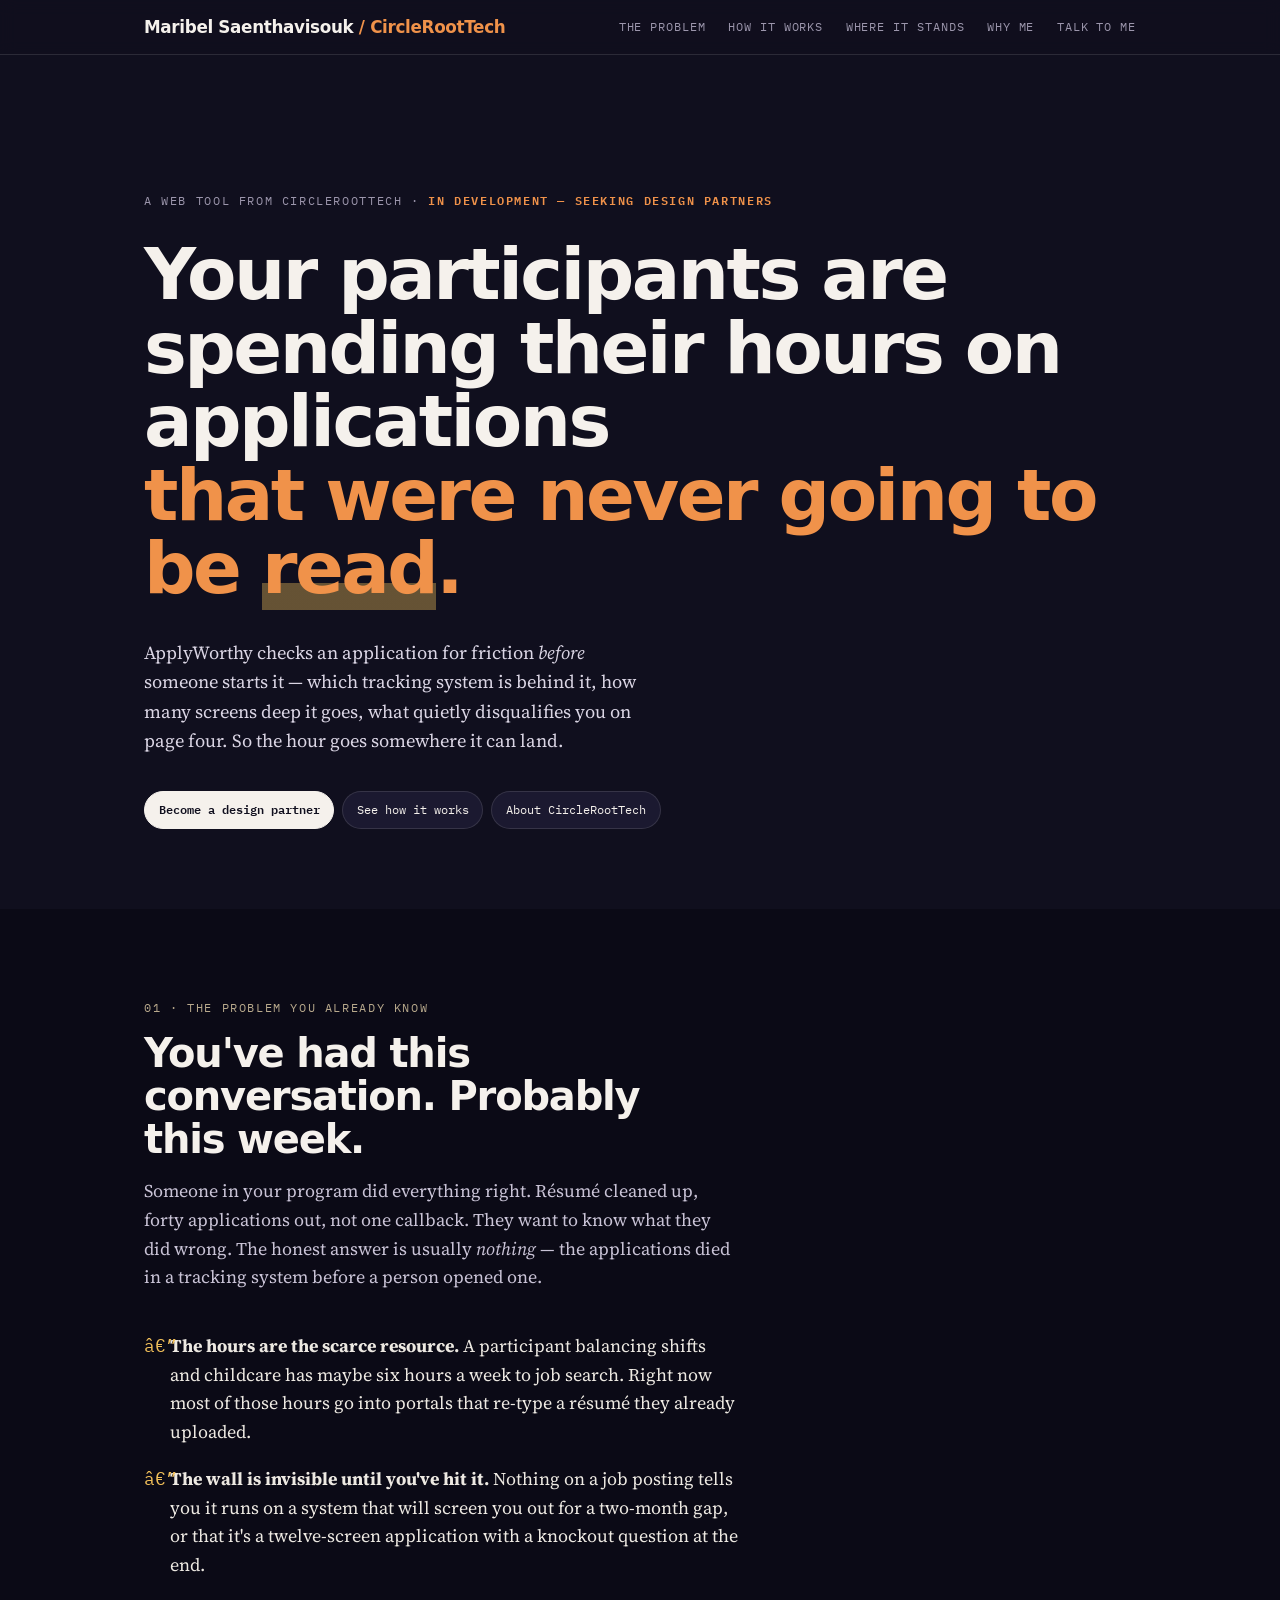
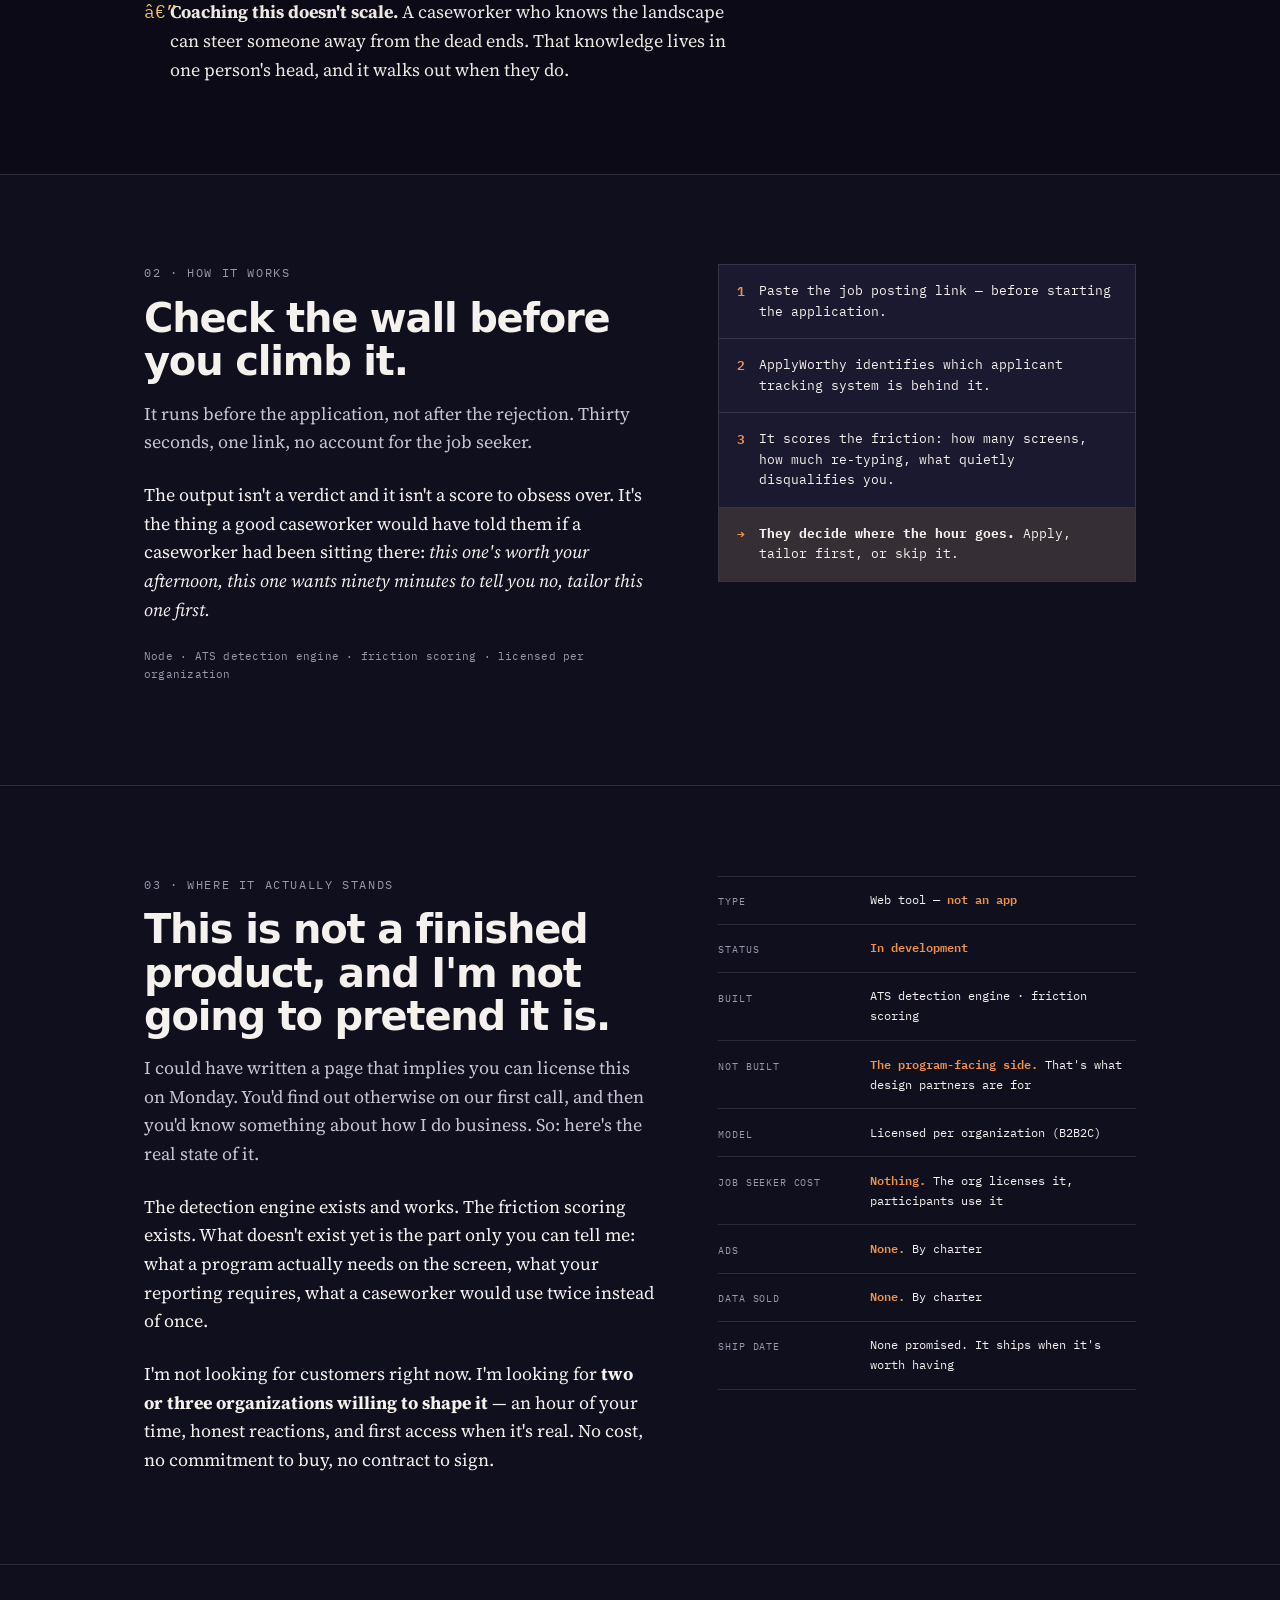
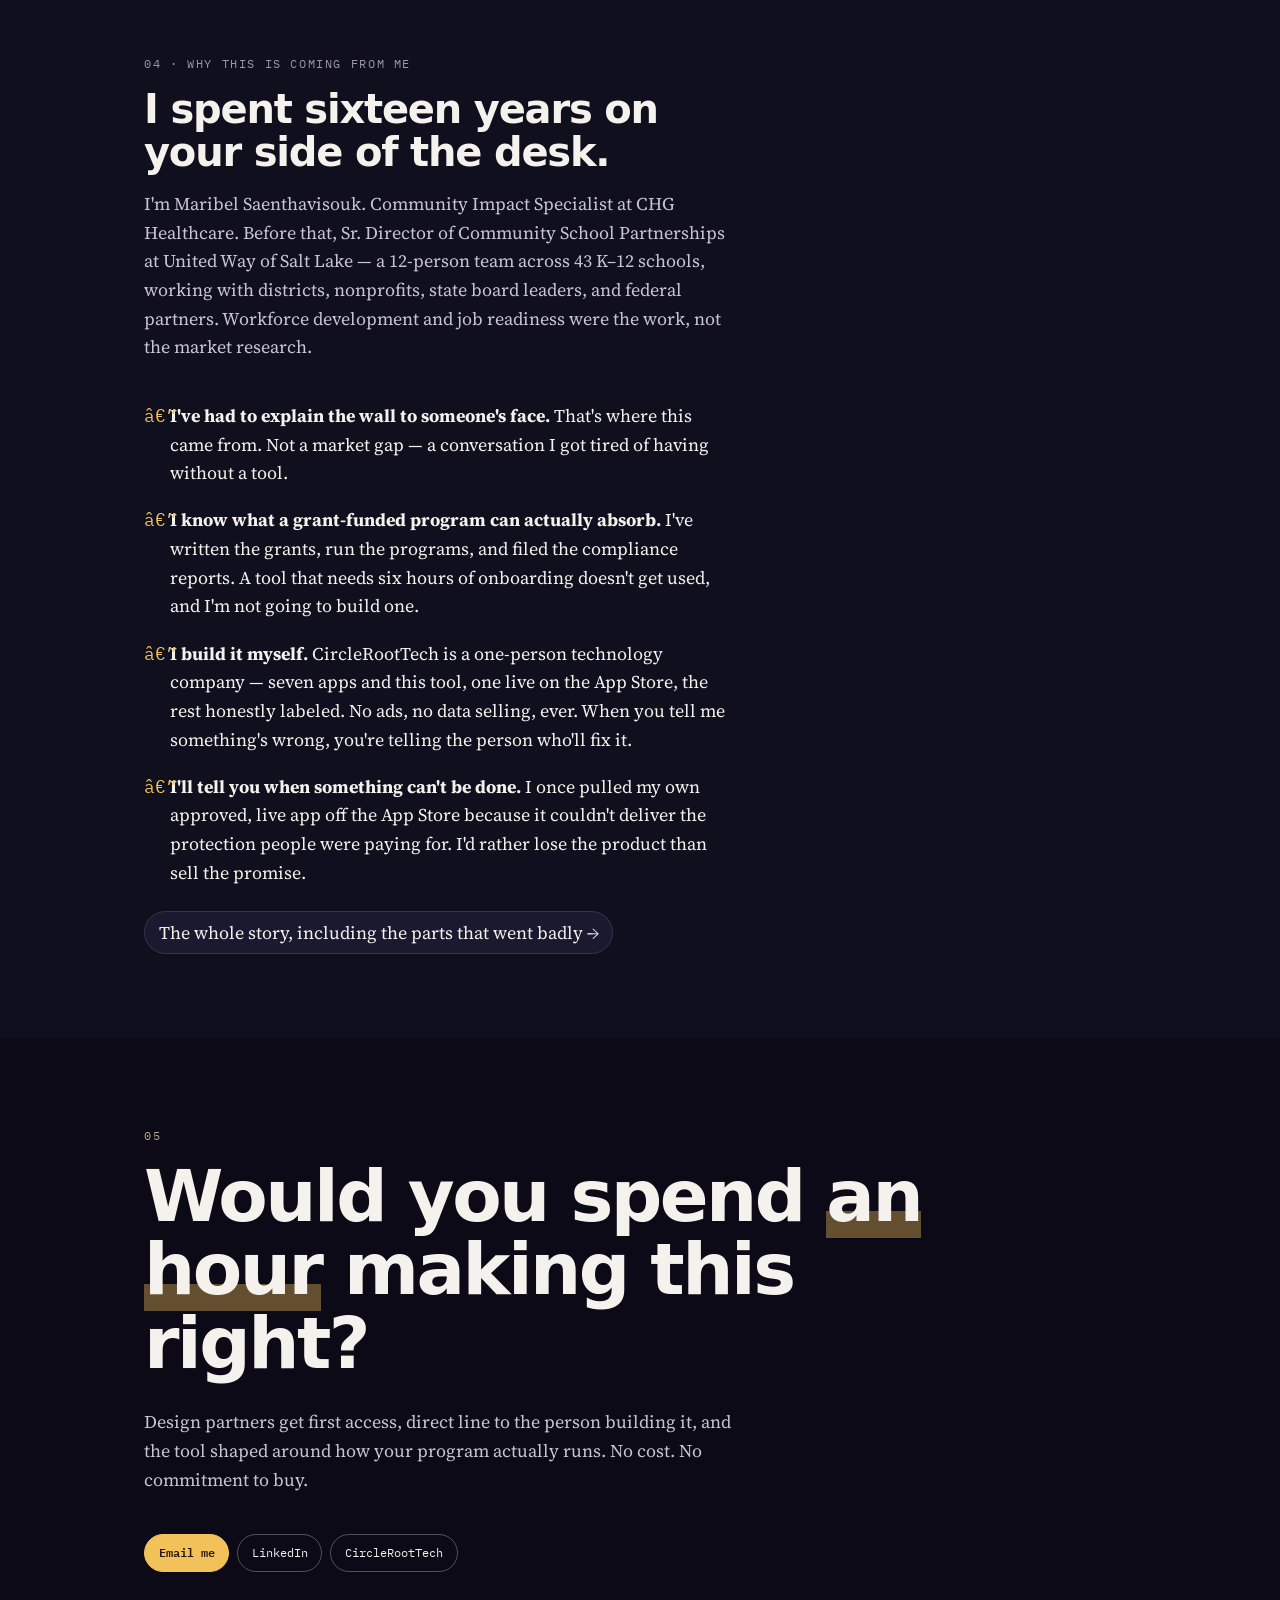
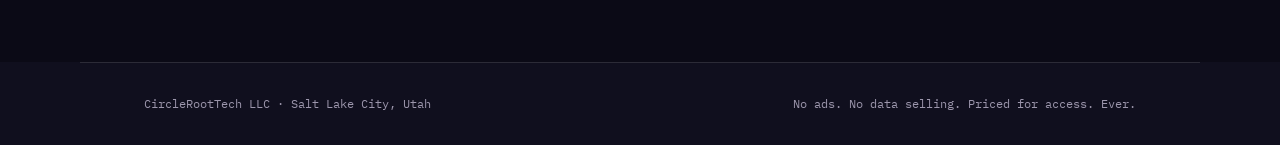
<file: applyworthy.html>
<!DOCTYPE html>
<html lang="en">
<head>
<meta charset="utf-8">
<meta name="viewport" content="width=device-width, initial-scale=1">
<title>ApplyWorthy — know the wall before you spend an hour on it</title>
<meta name="description" content="ApplyWorthy checks an application for friction before a job seeker starts it. A web tool from CircleRootTech LLC, licensed to workforce-development organizations. In development — seeking design partners.">
<meta property="og:title" content="ApplyWorthy — a pre-application tool for workforce-development programs">
<meta property="og:description" content="Your participants are spending their hours on applications that were never going to be read. In development. Looking for design partners.">
<meta property="og:type" content="website">

<link rel="preconnect" href="https://fonts.googleapis.com">
<link rel="preconnect" href="https://fonts.gstatic.com" crossorigin>
<link href="https://fonts.googleapis.com/css2?family=Inter:wght@500;700;800&family=Source+Serif+4:ital,opsz,wght@0,8..60,400;0,8..60,600;1,8..60,400&family=IBM+Plex+Mono:wght@400;500;600&display=swap" rel="stylesheet">
<link rel="stylesheet" href="styles.css">
</head>
<body>

<header class="plate">
  <div class="wrap plate__inner">
    <a class="mark" href="index.html">Maribel Saenthavisouk <span>/ CircleRootTech</span></a>
    <nav>
      <a href="#problem">The problem</a>
      <a href="#how">How it works</a>
      <a href="#honest">Where it stands</a>
      <a href="#why">Why me</a>
      <a href="#talk">Talk to me</a>
    </nav>
  </div>
</header>

<main id="top">

  <!-- HERO -->
  <section class="hero wrap">
    <p class="eyebrow rise">A web tool from CircleRootTech &middot; <b>In development — seeking design partners</b></p>
    <h1 class="thesis rise" style="max-width:20ch">
      Your participants are spending their hours on applications
      <span class="turn">that were never going to be <em>read</em>.</span>
    </h1>
    <p class="hero__sub rise">
      ApplyWorthy checks an application for friction <em>before</em> someone starts it — which
      tracking system is behind it, how many screens deep it goes, what quietly disqualifies you
      on page four. So the hour goes somewhere it can land.
    </p>
    <div class="hero__chips rise">
      <a class="chip chip--go" href="#talk">Become a design partner</a>
      <a class="chip" href="#how">See how it works</a>
      <a class="chip" href="index.html">About CircleRootTech</a>
    </div>
  </section>

  <!-- PROBLEM -->
  <section class="band band--dark" id="problem">
    <div class="wrap">
      <p class="kicker">01 &middot; The problem you already know</p>
      <h2 class="h2">You've had this conversation. Probably this week.</h2>
      <p class="lede">
        Someone in your program did everything right. Résumé cleaned up, forty applications out,
        not one callback. They want to know what they did wrong. The honest answer is usually
        <em>nothing</em> — the applications died in a tracking system before a person opened one.
      </p>

      <ul class="charter" style="color:var(--on-dark-1)">
        <li><b>The hours are the scarce resource.</b> A participant balancing shifts and childcare has maybe six hours a week to job search. Right now most of those hours go into portals that re-type a résumé they already uploaded.</li>
        <li><b>The wall is invisible until you've hit it.</b> Nothing on a job posting tells you it runs on a system that will screen you out for a two-month gap, or that it's a twelve-screen application with a knockout question at the end.</li>
        <li><b>Coaching this doesn't scale.</b> A caseworker who knows the landscape can steer someone away from the dead ends. That knowledge lives in one person's head, and it walks out when they do.</li>
      </ul>
    </div>
  </section>

  <!-- HOW -->
  <section class="band" id="how">
    <div class="wrap split">
      <div>
        <p class="kicker">02 &middot; How it works</p>
        <h2 class="h2">Check the wall before you climb it.</h2>
        <p class="lede" style="margin-bottom:1.5rem">
          It runs before the application, not after the rejection. Thirty seconds, one link,
          no account for the job seeker.
        </p>
        <p style="max-width:var(--measure); margin:0 0 1.5rem;">
          The output isn't a verdict and it isn't a score to obsess over. It's the thing a good
          caseworker would have told them if a caseworker had been sitting there: <em>this one's
          worth your afternoon, this one wants ninety minutes to tell you no, tailor this one
          first.</em>
        </p>
        <p class="card__meta" style="padding-top:0">
          Node &middot; ATS detection engine &middot; friction scoring &middot; licensed per organization
        </p>
      </div>

      <div class="flow" aria-label="How ApplyWorthy works">
        <div class="flow__step"><span class="flow__n">1</span><span>Paste the job posting link — before starting the application.</span></div>
        <div class="flow__step"><span class="flow__n">2</span><span>ApplyWorthy identifies which applicant tracking system is behind it.</span></div>
        <div class="flow__step"><span class="flow__n">3</span><span>It scores the friction: how many screens, how much re-typing, what quietly disqualifies you.</span></div>
        <div class="flow__step flow__step--out"><span class="flow__n">→</span><span><b>They decide where the hour goes.</b> Apply, tailor first, or skip it.</span></div>
      </div>
    </div>
  </section>

  <!-- HONEST -->
  <section class="band" id="honest">
    <div class="wrap split">
      <div>
        <p class="kicker">03 &middot; Where it actually stands</p>
        <h2 class="h2">This is not a finished product, and I'm not going to pretend it is.</h2>
        <p class="lede" style="margin-bottom:1.5rem">
          I could have written a page that implies you can license this on Monday. You'd find out
          otherwise on our first call, and then you'd know something about how I do business.
          So: here's the real state of it.
        </p>
        <p style="max-width:var(--measure); margin:0 0 1.5rem;">
          The detection engine exists and works. The friction scoring exists. What doesn't exist
          yet is the part only you can tell me: what a program actually needs on the screen, what
          your reporting requires, what a caseworker would use twice instead of once.
        </p>
        <p style="max-width:var(--measure); margin:0;">
          I'm not looking for customers right now. I'm looking for <b>two or three organizations
          willing to shape it</b> — an hour of your time, honest reactions, and first access when
          it's real. No cost, no commitment to buy, no contract to sign.
        </p>
      </div>

      <dl class="spec" aria-label="ApplyWorthy at a glance">
        <div><dt>Type</dt><dd>Web tool &mdash; <b>not an app</b></dd></div>
        <div><dt>Status</dt><dd><b>In development</b></dd></div>
        <div><dt>Built</dt><dd>ATS detection engine &middot; friction scoring</dd></div>
        <div><dt>Not built</dt><dd><b>The program-facing side.</b> That's what design partners are for</dd></div>
        <div><dt>Model</dt><dd>Licensed per organization (B2B2C)</dd></div>
        <div><dt>Job seeker cost</dt><dd><b>Nothing.</b> The org licenses it, participants use it</dd></div>
        <div><dt>Ads</dt><dd><b>None.</b> By charter</dd></div>
        <div><dt>Data sold</dt><dd><b>None.</b> By charter</dd></div>
        <div><dt>Ship date</dt><dd>None promised. It ships when it's worth having</dd></div>
      </dl>
    </div>
  </section>

  <!-- WHY ME -->
  <section class="band" id="why">
    <div class="wrap">
      <p class="kicker">04 &middot; Why this is coming from me</p>
      <h2 class="h2">I spent sixteen years on your side of the desk.</h2>
      <p class="lede">
        I'm Maribel Saenthavisouk. Community Impact Specialist at CHG Healthcare. Before that,
        Sr. Director of Community School Partnerships at United Way of Salt Lake — a 12-person team
        across 43 K&ndash;12 schools, working with districts, nonprofits, state board leaders, and
        federal partners. Workforce development and job readiness were the work, not the market
        research.
      </p>

      <ul class="charter">
        <li><b>I've had to explain the wall to someone's face.</b> That's where this came from. Not a market gap — a conversation I got tired of having without a tool.</li>
        <li><b>I know what a grant-funded program can actually absorb.</b> I've written the grants, run the programs, and filed the compliance reports. A tool that needs six hours of onboarding doesn't get used, and I'm not going to build one.</li>
        <li><b>I build it myself.</b> CircleRootTech is a one-person technology company — seven apps and this tool, one live on the App Store, the rest honestly labeled. No ads, no data selling, ever. When you tell me something's wrong, you're telling the person who'll fix it.</li>
        <li><b>I'll tell you when something can't be done.</b> I once pulled my own approved, live app off the App Store because it couldn't deliver the protection people were paying for. I'd rather lose the product than sell the promise.</li>
      </ul>

      <p style="max-width:var(--measure); margin:2rem 0 0;">
        <a class="chip" href="index.html">The whole story, including the parts that went badly →</a>
      </p>
    </div>
  </section>

  <!-- TALK -->
  <section class="band band--dark close" id="talk">
    <div class="wrap">
      <p class="kicker">05</p>
      <h2 class="thesis" style="font-size:clamp(1.9rem,1rem+3.6vw,3.2rem)">
        Would you spend <em>an hour</em> making this right?
      </h2>
      <p class="lede" style="margin-top:1.75rem; color:var(--on-dark-2);">
        Design partners get first access, direct line to the person building it, and the tool
        shaped around how your program actually runs. No cost. No commitment to buy.
      </p>
      <div class="hero__chips" style="margin-top:1.5rem">
        <a class="chip chip--go" href="mailto:thecircleroottechllc@gmail.com?subject=ApplyWorthy%20design%20partner" style="background:var(--amber); color:var(--on-accent); border-color:var(--amber)">Email me</a>
        <a class="chip" href="https://www.linkedin.com/in/maribel-saenthavisouk-1b42bb58" style="background:transparent; color:var(--paper-hi); border-color:rgba(245,241,236,.3)">LinkedIn</a>
        <a class="chip" href="index.html" style="background:transparent; color:var(--paper-hi); border-color:rgba(245,241,236,.3)">CircleRootTech</a>
      </div>
    </div>
  </section>

</main>

<footer class="wrap foot">
  <span>CircleRootTech LLC &middot; Salt Lake City, Utah</span>
  <span>No ads. No data selling. Priced for access. Ever.</span>
</footer>

</body>
</html>
</file>
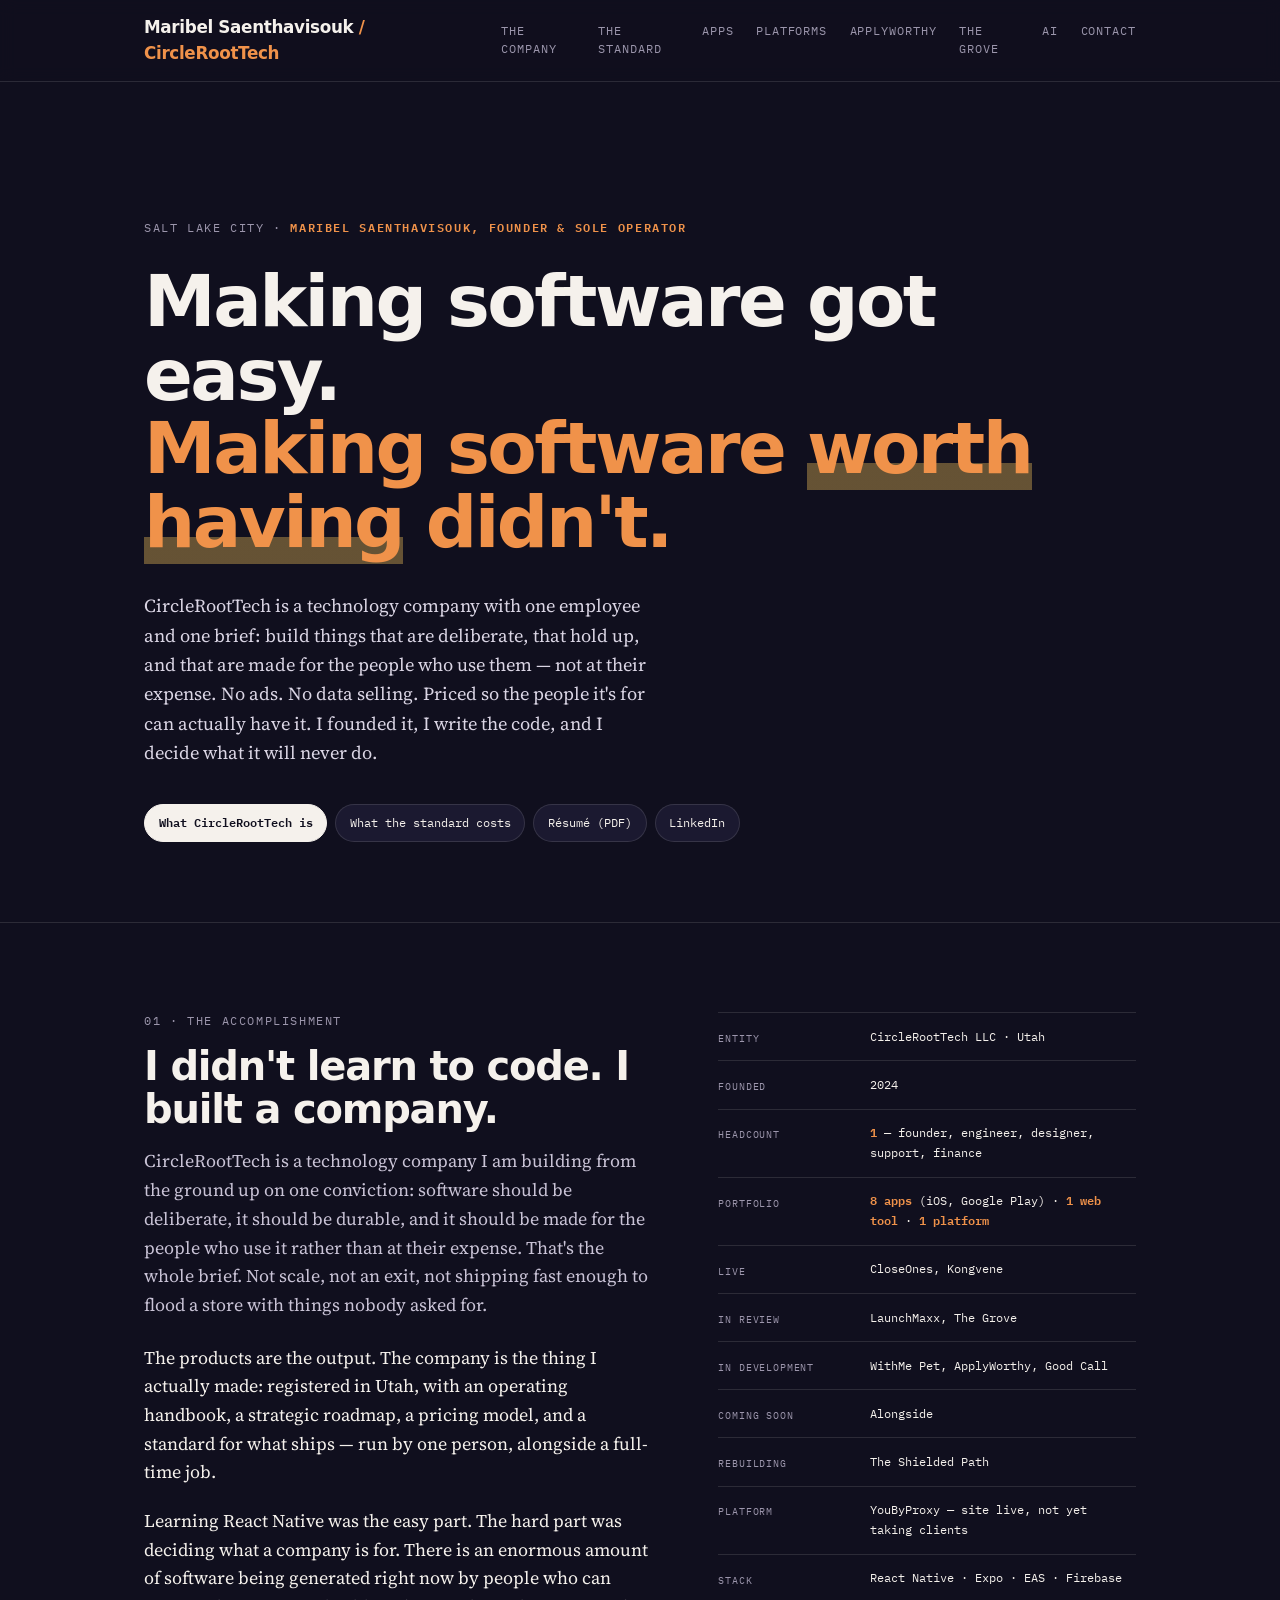
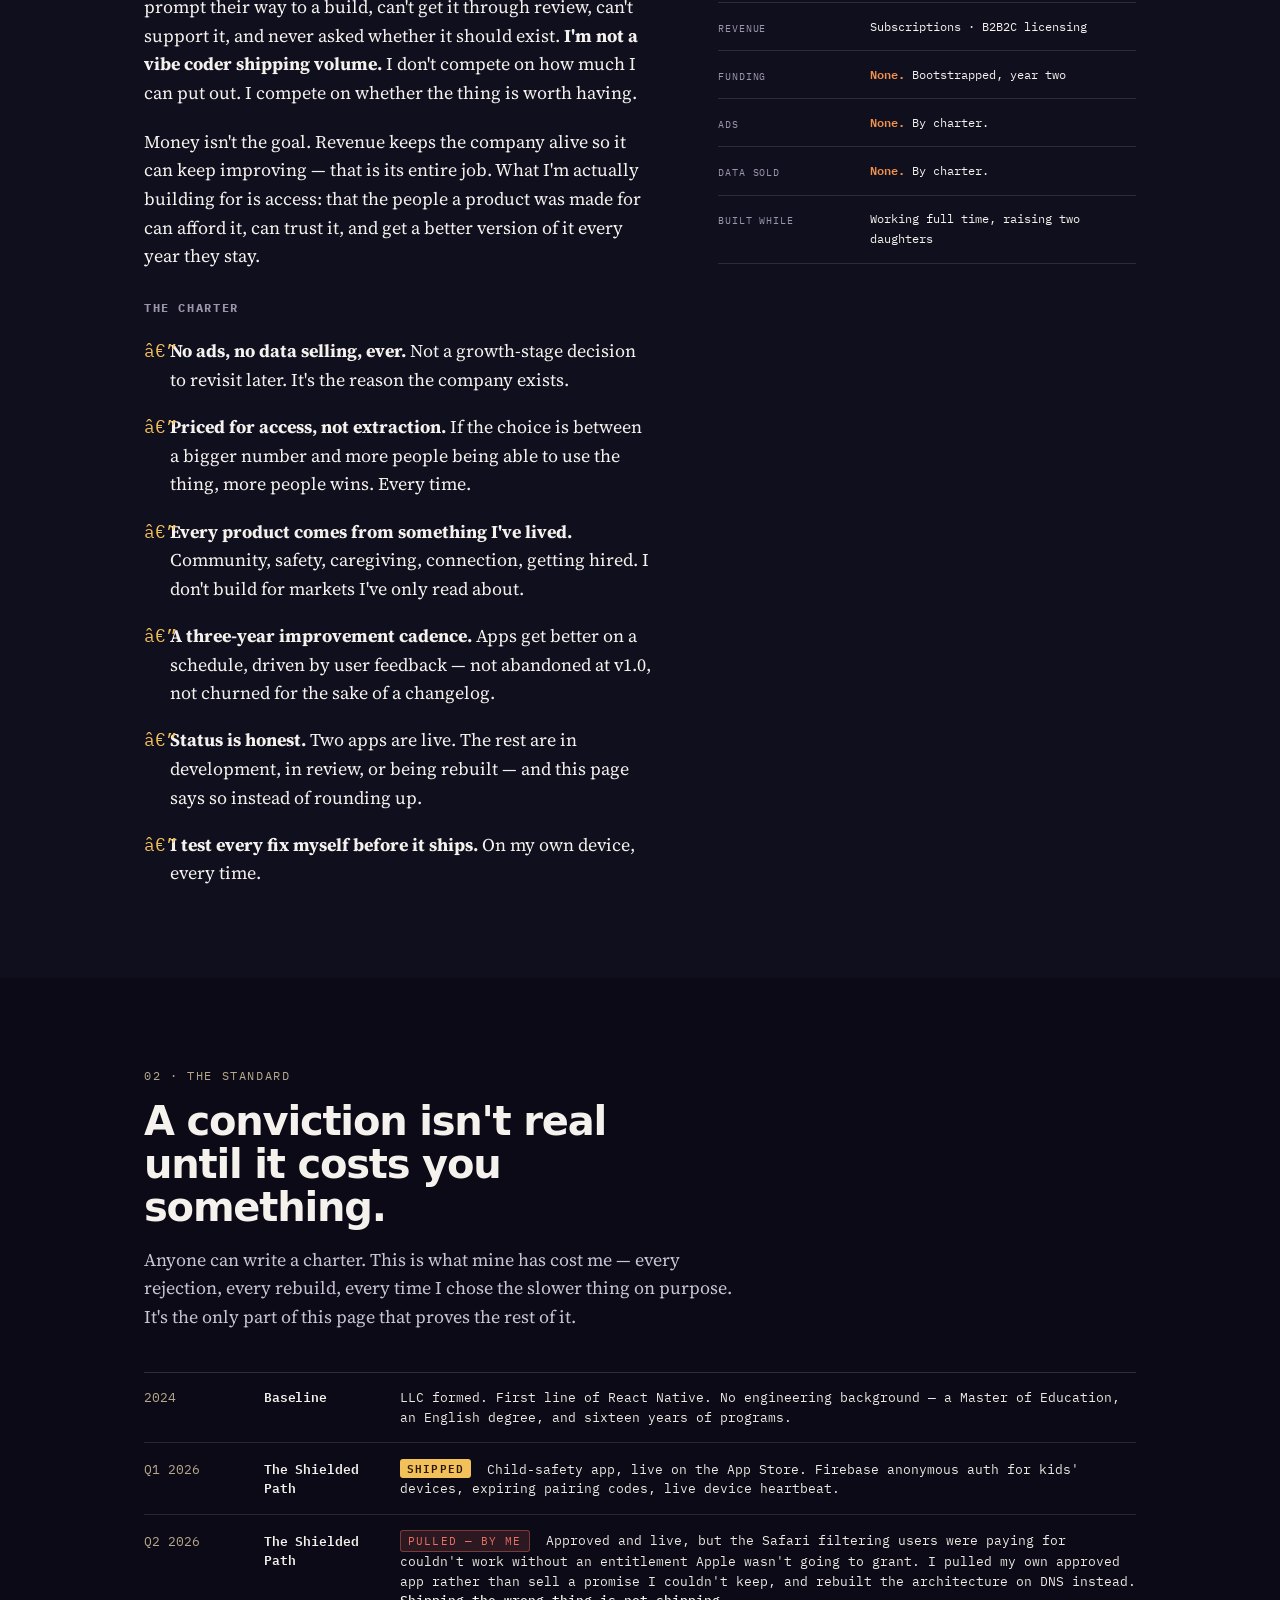
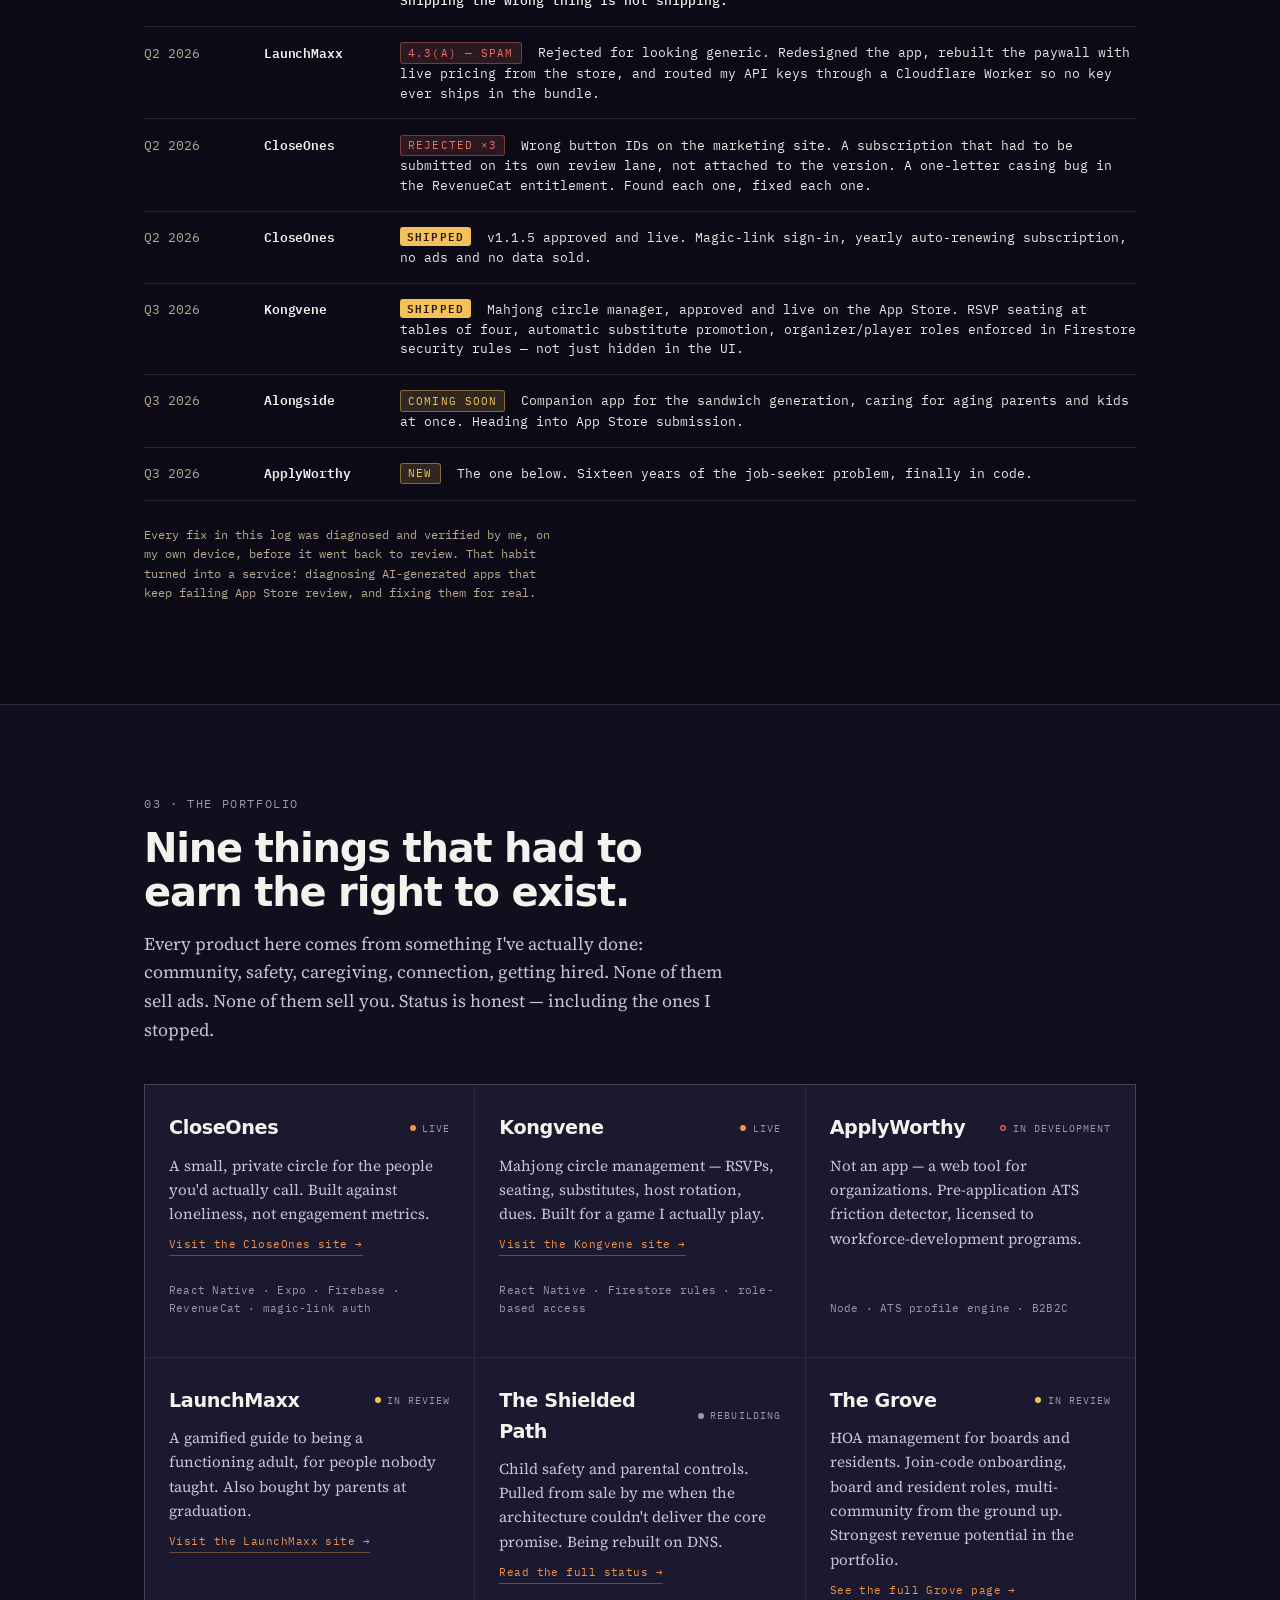
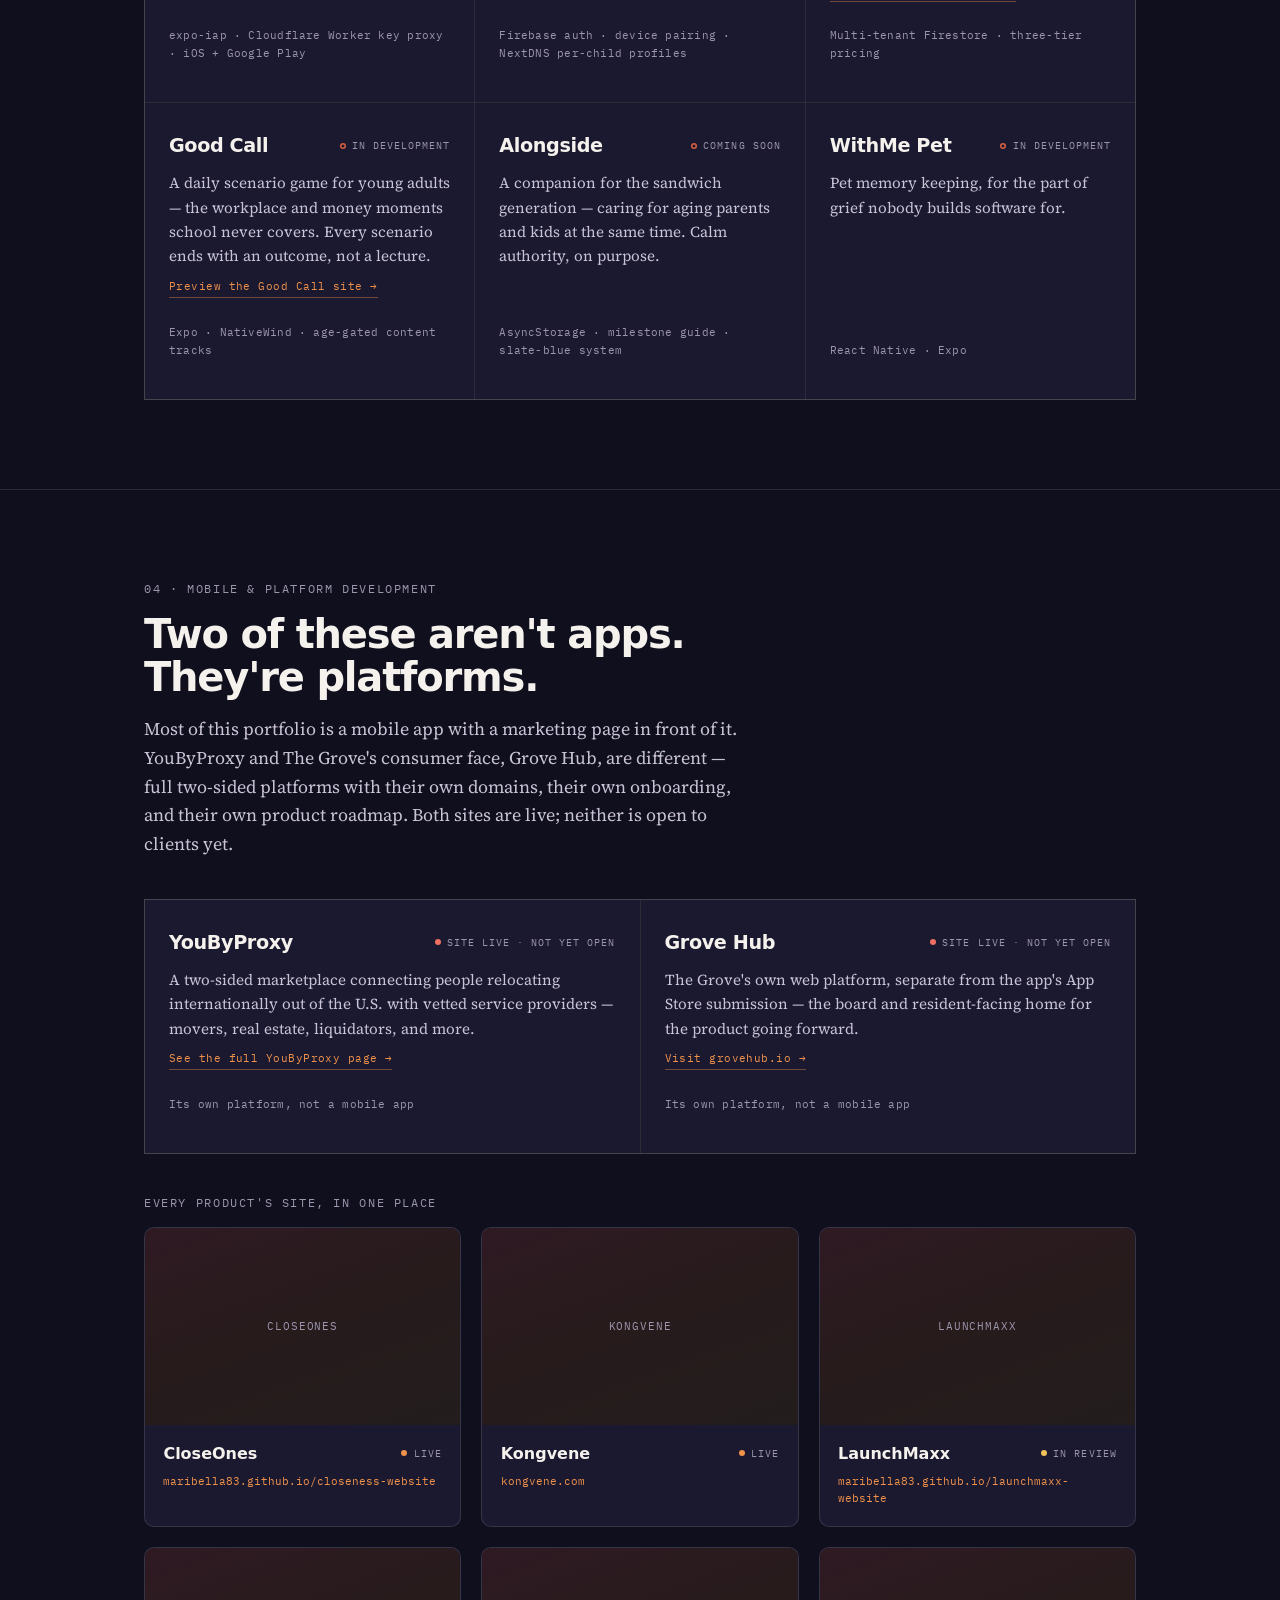
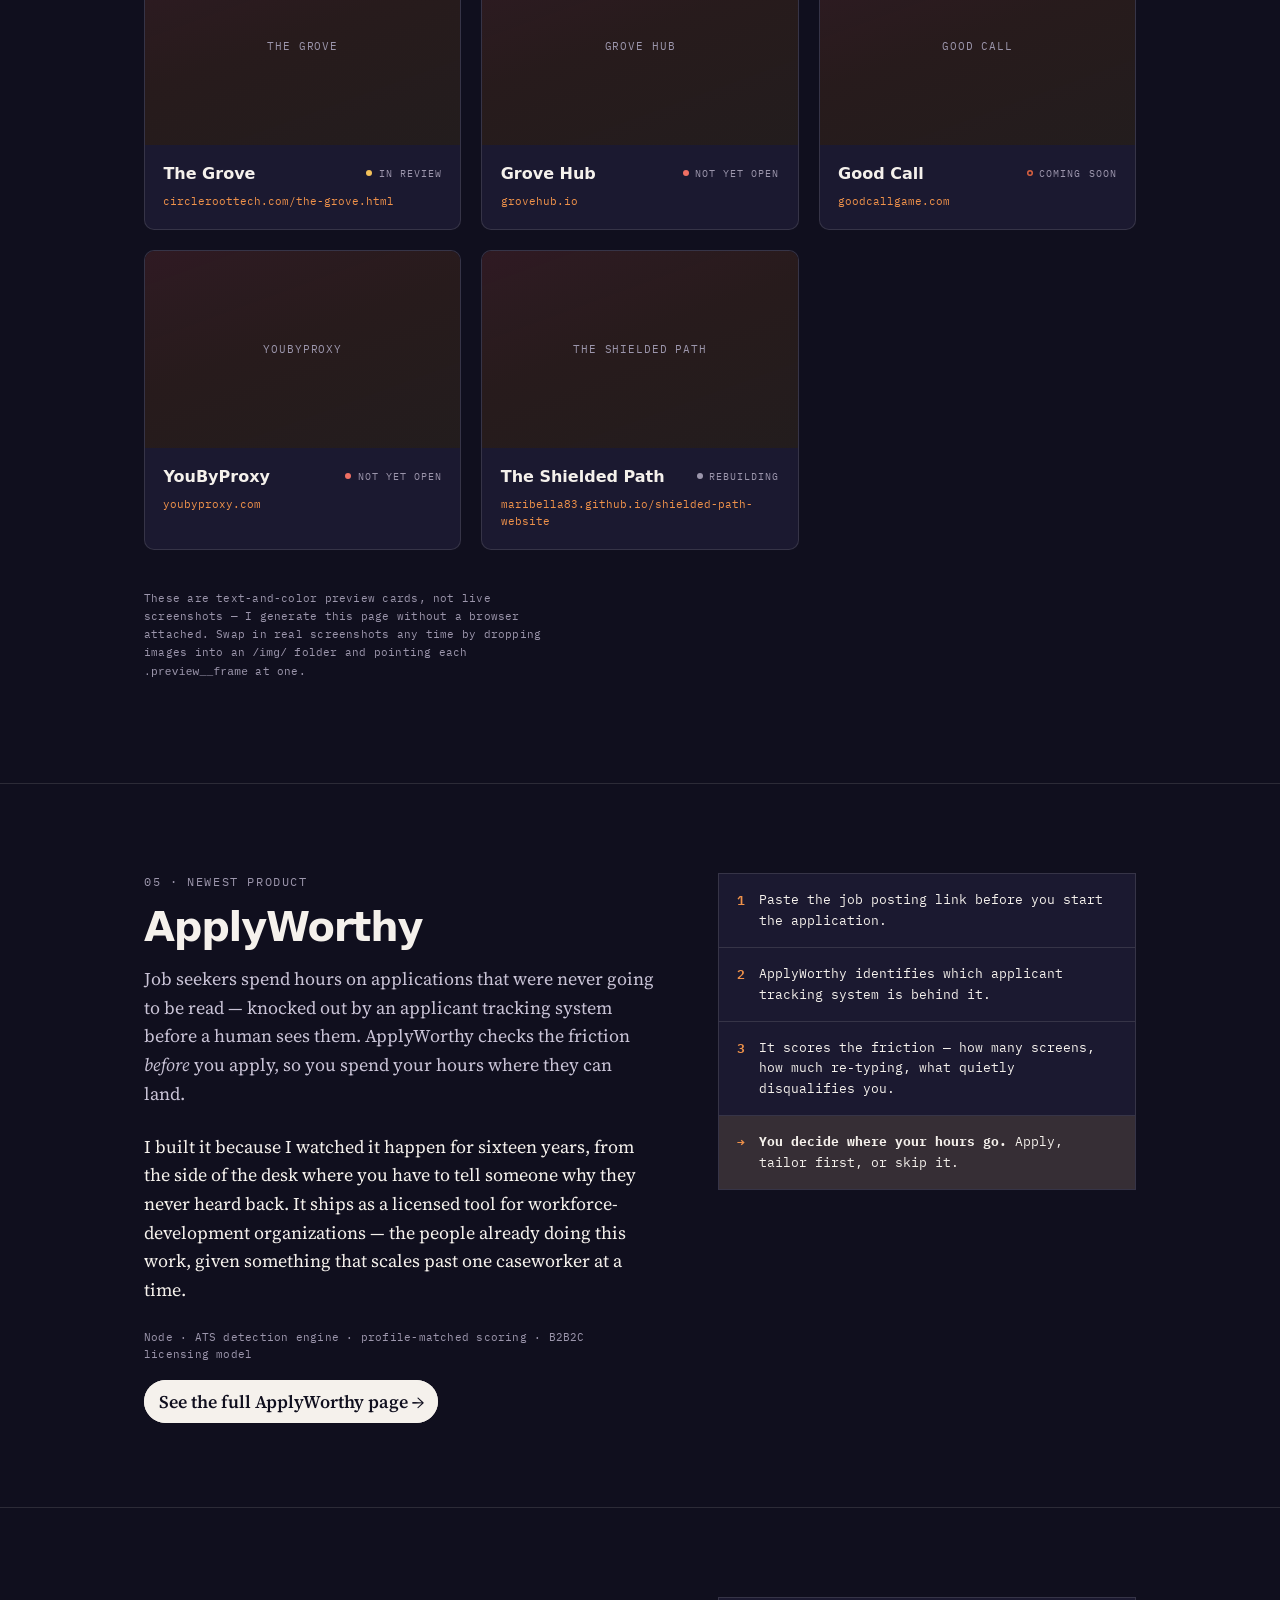
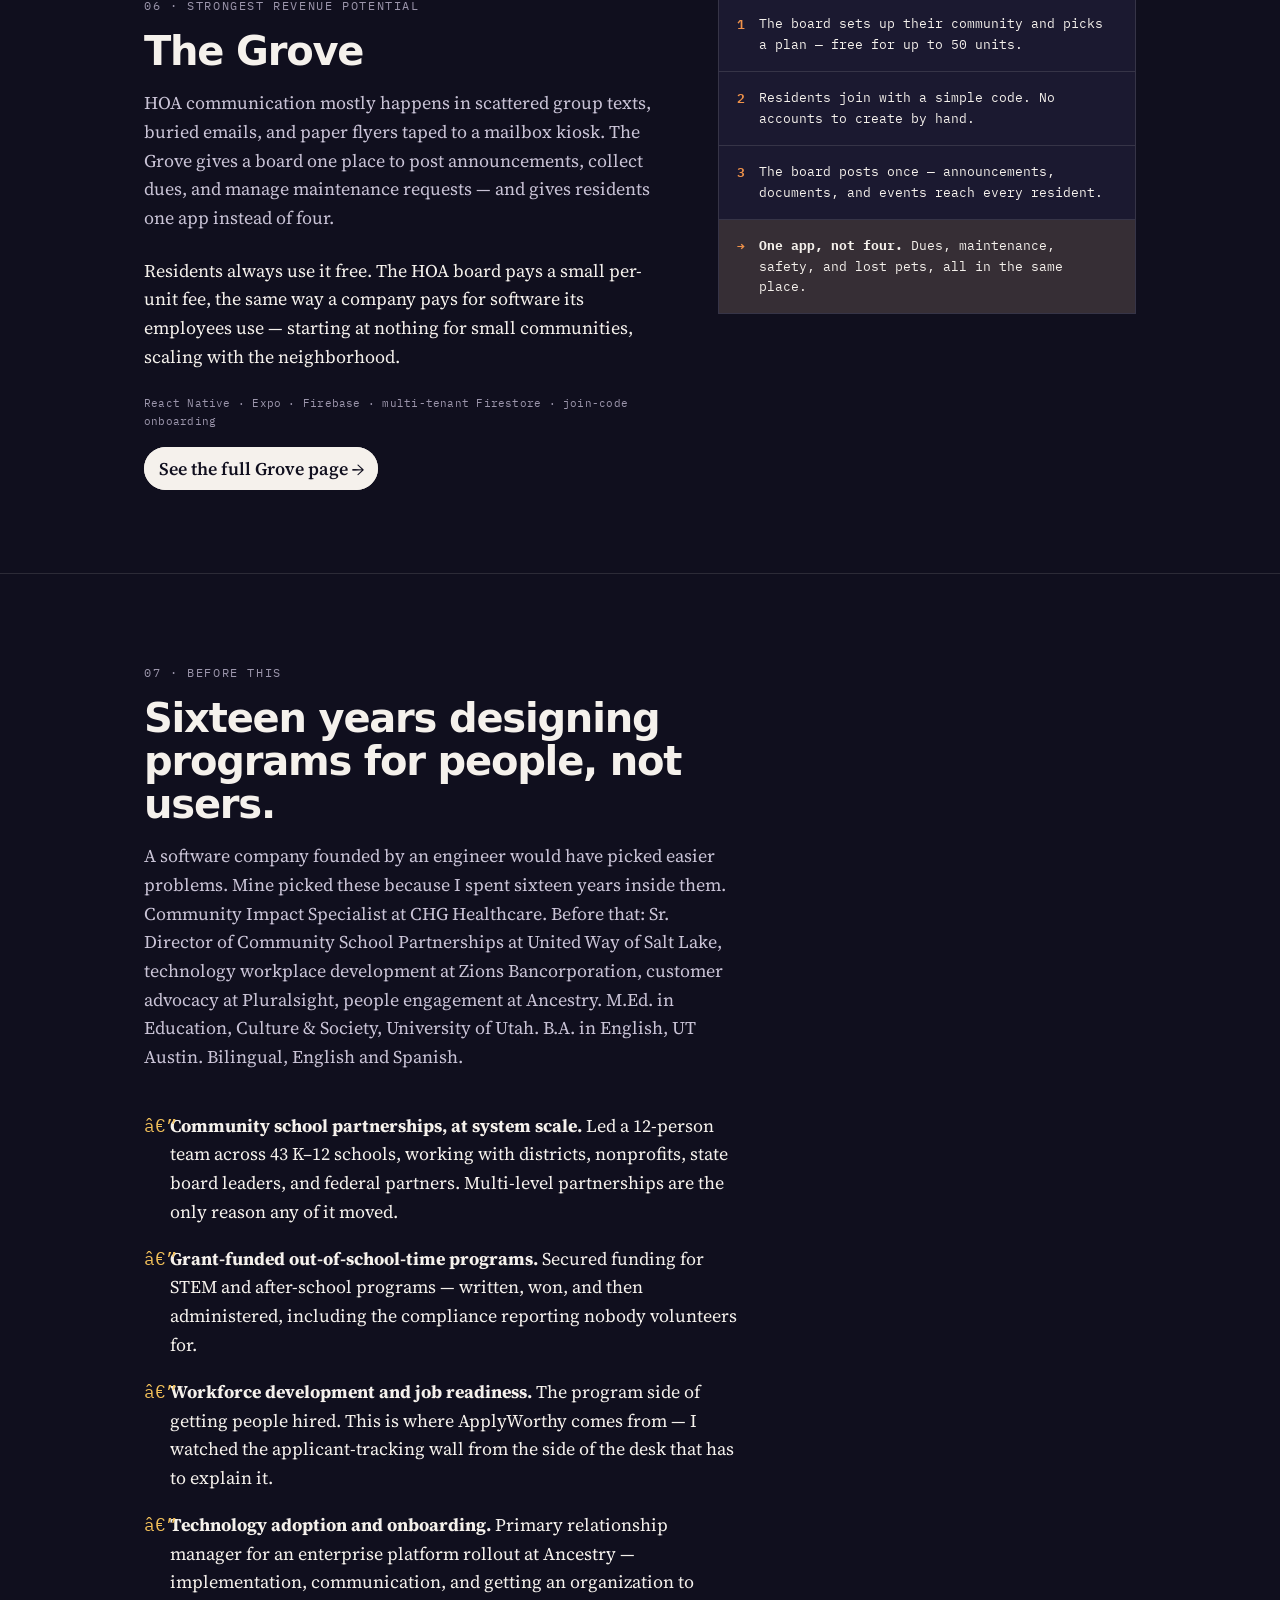
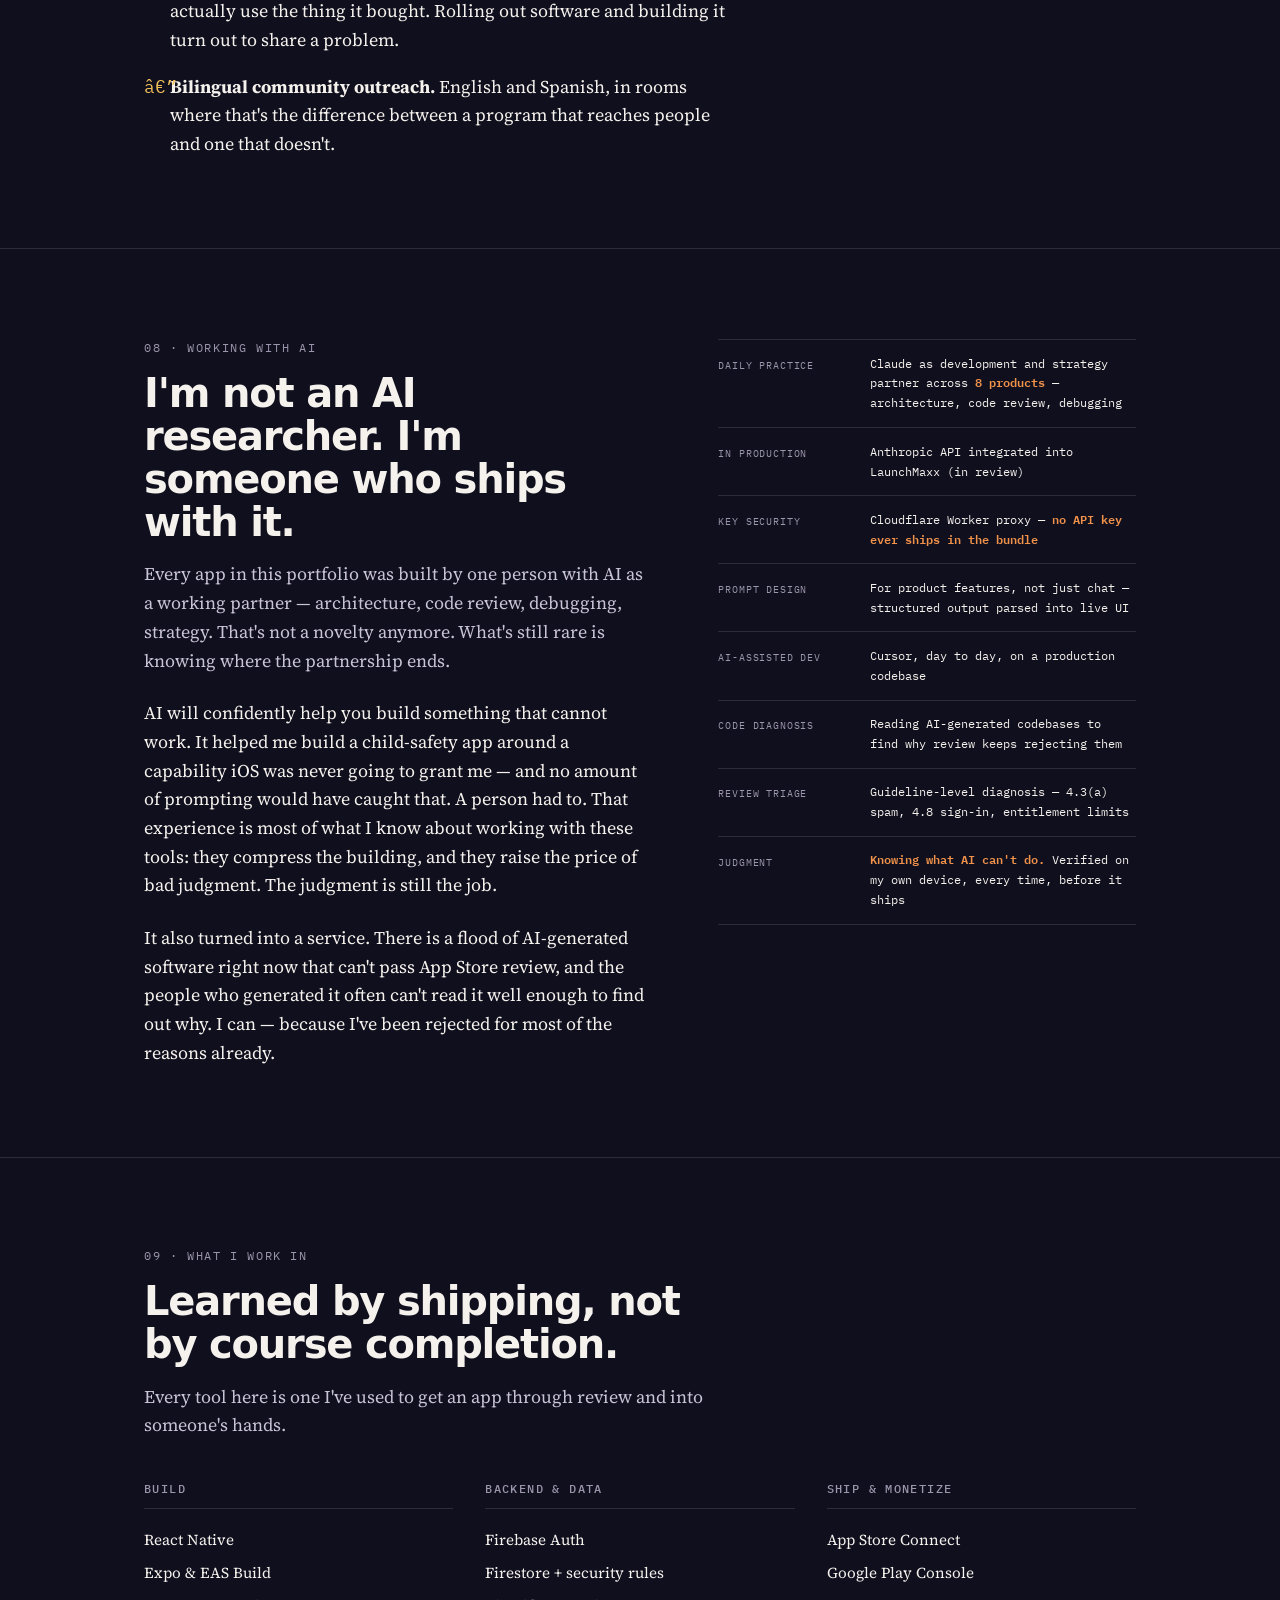
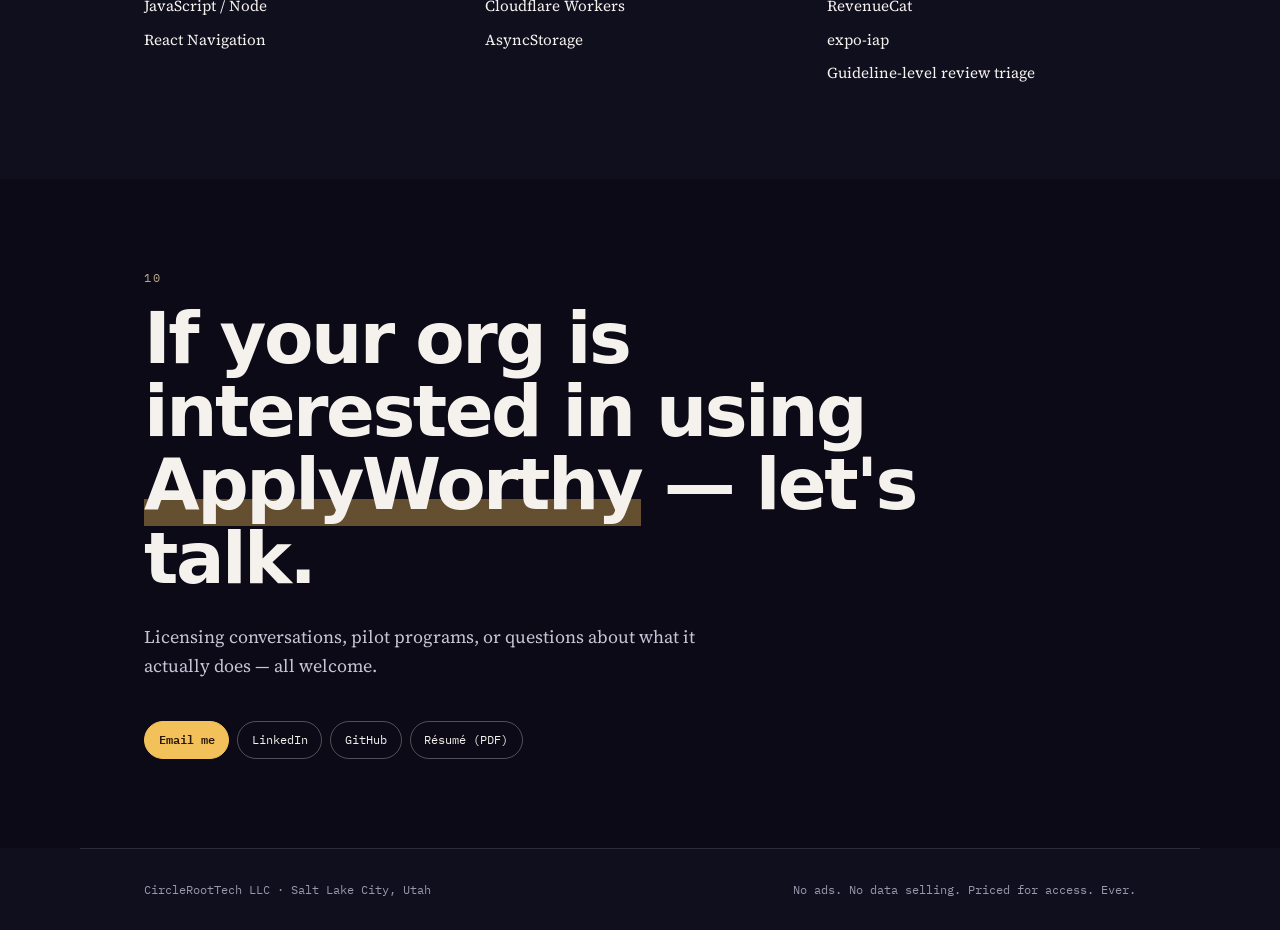
<file: index_4.html>
<!DOCTYPE html>
<html lang="en">
<head>
<meta charset="utf-8">
<meta name="viewport" content="width=device-width, initial-scale=1">
<title>Maribel Saenthavisouk — Founder, CircleRootTech LLC</title>
<meta name="description" content="CircleRootTech LLC — a technology company built from the ground up on deliberate, durable software made for the people who use it. Founded and operated by Maribel Saenthavisouk. No ads, no data selling, ever.">

<!-- Social preview (edit the URL after you deploy) -->
<meta property="og:title" content="Maribel Saenthavisouk — Founder, CircleRootTech LLC">
<meta property="og:description" content="Deliberate, durable software, built for the people who use it. No ads, no data selling, ever.">
<meta property="og:type" content="website">

<link rel="preconnect" href="https://fonts.googleapis.com">
<link rel="preconnect" href="https://fonts.gstatic.com" crossorigin>
<link href="https://fonts.googleapis.com/css2?family=Inter:wght@500;700;800&family=Source+Serif+4:ital,opsz,wght@0,8..60,400;0,8..60,600;1,8..60,400&family=IBM+Plex+Mono:wght@400;500;600&display=swap" rel="stylesheet">

<link rel="stylesheet" href="styles.css">
</head>
<body>

<header class="plate">
  <div class="wrap plate__inner">
    <a class="mark" href="#top">Maribel Saenthavisouk <span>/ CircleRootTech</span></a>
    <nav>
      <a href="#company">The company</a>
      <a href="#log">The standard</a>
      <a href="#apps">Apps</a>
      <a href="#platforms">Platforms</a>
      <a href="#applyworthy">ApplyWorthy</a>
      <a href="#grove">The Grove</a>
      <a href="#ai">AI</a>
      <a href="#contact">Contact</a>
    </nav>
  </div>
</header>

<main id="top">

  <!-- HERO -->
  <section class="hero wrap">
    <p class="eyebrow rise">Salt Lake City &middot; <b>Maribel Saenthavisouk, founder &amp; sole operator</b></p>
    <h1 class="thesis rise" style="max-width:21ch">
      Making software got easy.
      <span class="turn">Making software <em>worth having</em> didn't.</span>
    </h1>
    <p class="hero__sub rise">
      CircleRootTech is a technology company with one employee and one brief: build things that are
      deliberate, that hold up, and that are made for the people who use them — not at their
      expense. No ads. No data selling. Priced so the people it's for can actually have it.
      I founded it, I write the code, and I decide what it will never do.
    </p>
    <div class="hero__chips rise">
      <a class="chip chip--go" href="#company">What CircleRootTech is</a>
      <a class="chip" href="#log">What the standard costs</a>
      <a class="chip" href="RESUME.pdf">Résumé (PDF)</a>
      <a class="chip" href="https://www.linkedin.com/in/maribel-saenthavisouk-1b42bb58">LinkedIn</a>
    </div>
  </section>

  <!-- THE COMPANY -->
  <section class="band" id="company">
    <div class="wrap split">
      <div>
        <p class="kicker">01 &middot; The accomplishment</p>
        <h2 class="h2">I didn't learn to code. I built a company.</h2>
        <p class="lede" style="margin-bottom:1.5rem">
          CircleRootTech is a technology company I am building from the ground up on one conviction:
          software should be deliberate, it should be durable, and it should be made for the people who
          use it rather than at their expense. That's the whole brief. Not scale, not an exit, not
          shipping fast enough to flood a store with things nobody asked for.
        </p>
        <p style="max-width:var(--measure); margin:0 0 1.25rem;">
          The products are the output. The company is the thing I actually made: registered in Utah,
          with an operating handbook, a strategic roadmap, a pricing model, and a standard for what
          ships — run by one person, alongside a full-time job.
        </p>
        <p style="max-width:var(--measure); margin:0 0 1.25rem;">
          Learning React Native was the easy part. The hard part was deciding what a company is for.
          There is an enormous amount of software being generated right now by people who can prompt
          their way to a build, can't get it through review, can't support it, and never asked whether
          it should exist. <b>I'm not a vibe coder shipping volume.</b> I don't compete on how much I
          can put out. I compete on whether the thing is worth having.
        </p>
        <p style="max-width:var(--measure); margin:0 0 1.75rem;">
          Money isn't the goal. Revenue keeps the company alive so it can keep improving — that is its
          entire job. What I'm actually building for is access: that the people a product was made for
          can afford it, can trust it, and get a better version of it every year they stay.
        </p>

        <h3 class="kicker" style="margin-bottom:1.25rem">The charter</h3>
        <ul class="charter">
          <li><b>No ads, no data selling, ever.</b> Not a growth-stage decision to revisit later. It's the reason the company exists.</li>
          <li><b>Priced for access, not extraction.</b> If the choice is between a bigger number and more people being able to use the thing, more people wins. Every time.</li>
          <li><b>Every product comes from something I've lived.</b> Community, safety, caregiving, connection, getting hired. I don't build for markets I've only read about.</li>
          <li><b>A three-year improvement cadence.</b> Apps get better on a schedule, driven by user feedback — not abandoned at v1.0, not churned for the sake of a changelog.</li>
          <li><b>Status is honest.</b> Two apps are live. The rest are in development, in review, or being rebuilt — and this page says so instead of rounding up.</li>
          <li><b>I test every fix myself before it ships.</b> On my own device, every time.</li>
        </ul>
      </div>

      <dl class="spec" aria-label="CircleRootTech at a glance">
        <div><dt>Entity</dt><dd>CircleRootTech LLC &middot; Utah</dd></div>
        <div><dt>Founded</dt><dd>2024</dd></div>
        <div><dt>Headcount</dt><dd><b>1</b> — founder, engineer, designer, support, finance</dd></div>
        <div><dt>Portfolio</dt><dd><b>8 apps</b> (iOS, Google Play) &middot; <b>1 web tool</b> &middot; <b>1 platform</b></dd></div>
        <div><dt>Live</dt><dd>CloseOnes, Kongvene</dd></div>
        <div><dt>In review</dt><dd>LaunchMaxx, The Grove</dd></div>
        <div><dt>In development</dt><dd>WithMe Pet, ApplyWorthy, Good Call</dd></div>
        <div><dt>Coming soon</dt><dd>Alongside</dd></div>
        <div><dt>Rebuilding</dt><dd>The Shielded Path</dd></div>
        <div><dt>Platform</dt><dd>YouByProxy &mdash; site live, not yet taking clients</dd></div>
        <div><dt>Stack</dt><dd>React Native &middot; Expo &middot; EAS &middot; Firebase</dd></div>
        <div><dt>Revenue</dt><dd>Subscriptions &middot; B2B2C licensing</dd></div>
        <div><dt>Funding</dt><dd><b>None.</b> Bootstrapped, year two</dd></div>
        <div><dt>Ads</dt><dd><b>None.</b> By charter.</dd></div>
        <div><dt>Data sold</dt><dd><b>None.</b> By charter.</dd></div>
        <div><dt>Built while</dt><dd>Working full time, raising two daughters</dd></div>
      </dl>
    </div>
  </section>

  <!-- LEDGER — the signature -->
  <section class="band band--dark" id="log">
    <div class="wrap">
      <p class="kicker">02 &middot; The standard</p>
      <h2 class="h2">A conviction isn't real until it costs you something.</h2>
      <p class="lede">
        Anyone can write a charter. This is what mine has cost me — every rejection, every rebuild,
        every time I chose the slower thing on purpose. It's the only part of this page that proves
        the rest of it.
      </p>

      <div class="ledger">
        <div class="row">
          <span class="row__date">2024</span>
          <span class="row__app">Baseline</span>
          <span class="row__what">LLC formed. First line of React Native. No engineering background — a Master of Education, an English degree, and sixteen years of programs.</span>
        </div>
        <div class="row">
          <span class="row__date">Q1 2026</span>
          <span class="row__app">The Shielded Path</span>
          <span class="row__what"><span class="verdict v-ship">Shipped</span> Child-safety app, live on the App Store. Firebase anonymous auth for kids' devices, expiring pairing codes, live device heartbeat.</span>
        </div>
        <div class="row">
          <span class="row__date">Q2 2026</span>
          <span class="row__app">The Shielded Path</span>
          <span class="row__what"><span class="verdict v-fix">Pulled — by me</span> Approved and live, but the Safari filtering users were paying for couldn't work without an entitlement Apple wasn't going to grant. I pulled my own approved app rather than sell a promise I couldn't keep, and rebuilt the architecture on DNS instead. <b>Shipping the wrong thing is not shipping.</b></span>
        </div>
        <div class="row">
          <span class="row__date">Q2 2026</span>
          <span class="row__app">LaunchMaxx</span>
          <span class="row__what"><span class="verdict v-fix">4.3(a) — Spam</span> Rejected for looking generic. Redesigned the app, rebuilt the paywall with live pricing from the store, and routed my API keys through a Cloudflare Worker so no key ever ships in the bundle.</span>
        </div>
        <div class="row">
          <span class="row__date">Q2 2026</span>
          <span class="row__app">CloseOnes</span>
          <span class="row__what"><span class="verdict v-fix">Rejected ×3</span> Wrong button IDs on the marketing site. A subscription that had to be submitted on its own review lane, not attached to the version. A one-letter casing bug in the RevenueCat entitlement. Found each one, fixed each one.</span>
        </div>
        <div class="row">
          <span class="row__date">Q2 2026</span>
          <span class="row__app">CloseOnes</span>
          <span class="row__what"><span class="verdict v-ship">Shipped</span> v1.1.5 approved and live. Magic-link sign-in, yearly auto-renewing subscription, no ads and no data sold.</span>
        </div>
        <div class="row">
          <span class="row__date">Q3 2026</span>
          <span class="row__app">Kongvene</span>
          <span class="row__what"><span class="verdict v-ship">Shipped</span> Mahjong circle manager, approved and live on the App Store. RSVP seating at tables of four, automatic substitute promotion, organizer/player roles enforced in Firestore security rules — not just hidden in the UI.</span>
        </div>
        <div class="row">
          <span class="row__date">Q3 2026</span>
          <span class="row__app">Alongside</span>
          <span class="row__what"><span class="verdict v-live">Coming soon</span> Companion app for the sandwich generation, caring for aging parents and kids at once. Heading into App Store submission.</span>
        </div>
        <div class="row">
          <span class="row__date">Q3 2026</span>
          <span class="row__app">ApplyWorthy</span>
          <span class="row__what"><span class="verdict v-live">New</span> The one below. Sixteen years of the job-seeker problem, finally in code.</span>
        </div>
      </div>

      <p class="ledger__note">
        Every fix in this log was diagnosed and verified by me, on my own device, before it went back
        to review. That habit turned into a service: diagnosing AI-generated apps that keep failing
        App Store review, and fixing them for real.
      </p>
    </div>
  </section>

  <!-- APPS -->
  <section class="band" id="apps">
    <div class="wrap">
      <p class="kicker">03 &middot; The portfolio</p>
      <h2 class="h2">Nine things that had to earn the right to exist.</h2>
      <p class="lede">
        Every product here comes from something I've actually done: community, safety, caregiving,
        connection, getting hired. None of them sell ads. None of them sell you. Status is honest —
        including the ones I stopped.
      </p>
      <div class="grid">
        <article class="card">
          <div class="card__top">
            <h3 class="card__name">CloseOnes</h3>
            <span class="status status--live">Live</span>
          </div>
          <p class="card__what">A small, private circle for the people you'd actually call. Built against loneliness, not engagement metrics.</p>
          <a class="card__site" href="https://maribella83.github.io/closeness-website/">Visit the CloseOnes site &rarr;</a>
          <p class="card__meta">React Native &middot; Expo &middot; Firebase &middot; RevenueCat &middot; magic-link auth</p>
        </article>

        <article class="card">
          <div class="card__top">
            <h3 class="card__name">Kongvene</h3>
            <span class="status status--live">Live</span>
          </div>
          <p class="card__what">Mahjong circle management — RSVPs, seating, substitutes, host rotation, dues. Built for a game I actually play.</p>
          <a class="card__site" href="https://kongvene.com">Visit the Kongvene site &rarr;</a>
          <p class="card__meta">React Native &middot; Firestore rules &middot; role-based access</p>
        </article>

        <article class="card">
          <div class="card__top">
            <h3 class="card__name">ApplyWorthy</h3>
            <span class="status status--build">In development</span>
          </div>
          <p class="card__what">Not an app — a web tool for organizations. Pre-application ATS friction detector, licensed to workforce-development programs.</p>
          <p class="card__meta">Node &middot; ATS profile engine &middot; B2B2C</p>
        </article>

        <article class="card">
          <div class="card__top">
            <h3 class="card__name">LaunchMaxx</h3>
            <span class="status status--review">In review</span>
          </div>
          <p class="card__what">A gamified guide to being a functioning adult, for people nobody taught. Also bought by parents at graduation.</p>
          <a class="card__site" href="https://maribella83.github.io/launchmaxx-website/">Visit the LaunchMaxx site &rarr;</a>
          <p class="card__meta">expo-iap &middot; Cloudflare Worker key proxy &middot; iOS + Google Play</p>
        </article>

        <article class="card">
          <div class="card__top">
            <h3 class="card__name">The Shielded Path</h3>
            <span class="status">Rebuilding</span>
          </div>
          <p class="card__what">Child safety and parental controls. Pulled from sale by me when the architecture couldn't deliver the core promise. Being rebuilt on DNS.</p>
          <a class="card__site" href="https://maribella83.github.io/shielded-path-website/">Read the full status &rarr;</a>
          <p class="card__meta">Firebase auth &middot; device pairing &middot; NextDNS per-child profiles</p>
        </article>

        <article class="card">
          <div class="card__top">
            <h3 class="card__name">The Grove</h3>
            <span class="status status--review">In review</span>
          </div>
          <p class="card__what">HOA management for boards and residents. Join-code onboarding, board and resident roles, multi-community from the ground up. Strongest revenue potential in the portfolio.</p>
          <a class="card__site" href="the-grove.html">See the full Grove page &rarr;</a>
          <p class="card__meta">Multi-tenant Firestore &middot; three-tier pricing</p>
        </article>

        <article class="card">
          <div class="card__top">
            <h3 class="card__name">Good Call</h3>
            <span class="status status--build">In development</span>
          </div>
          <p class="card__what">A daily scenario game for young adults — the workplace and money moments school never covers. Every scenario ends with an outcome, not a lecture.</p>
          <a class="card__site" href="https://goodcallgame.com">Preview the Good Call site &rarr;</a>
          <p class="card__meta">Expo &middot; NativeWind &middot; age-gated content tracks</p>
        </article>

        <article class="card">
          <div class="card__top">
            <h3 class="card__name">Alongside</h3>
            <span class="status status--build">Coming soon</span>
          </div>
          <p class="card__what">A companion for the sandwich generation — caring for aging parents and kids at the same time. Calm authority, on purpose.</p>
          <p class="card__meta">AsyncStorage &middot; milestone guide &middot; slate-blue system</p>
        </article>

        <article class="card">
          <div class="card__top">
            <h3 class="card__name">WithMe Pet</h3>
            <span class="status status--build">In development</span>
          </div>
          <p class="card__what">Pet memory keeping, for the part of grief nobody builds software for.</p>
          <p class="card__meta">React Native &middot; Expo</p>
        </article>
      </div>
    </div>
  </section>

  <!-- PLATFORMS -->
  <section class="band" id="platforms">
    <div class="wrap">
      <p class="kicker">04 &middot; Mobile &amp; platform development</p>
      <h2 class="h2">Two of these aren't apps. They're platforms.</h2>
      <p class="lede">
        Most of this portfolio is a mobile app with a marketing page in front of it. YouByProxy
        and The Grove's consumer face, Grove Hub, are different — full two-sided platforms with
        their own domains, their own onboarding, and their own product roadmap. Both sites are
        live; neither is open to clients yet.
      </p>

      <div class="grid" style="margin-bottom:2.5rem">
        <article class="card">
          <div class="card__top">
            <h3 class="card__name">YouByProxy</h3>
            <span class="status status--platform">Site live &middot; not yet open</span>
          </div>
          <p class="card__what">A two-sided marketplace connecting people relocating internationally out of the U.S. with vetted service providers — movers, real estate, liquidators, and more.</p>
          <a class="card__site" href="youbyproxy.html">See the full YouByProxy page &rarr;</a>
          <p class="card__meta">Its own platform, not a mobile app</p>
        </article>

        <article class="card">
          <div class="card__top">
            <h3 class="card__name">Grove Hub</h3>
            <span class="status status--platform">Site live &middot; not yet open</span>
          </div>
          <p class="card__what">The Grove's own web platform, separate from the app's App Store submission — the board and resident-facing home for the product going forward.</p>
          <a class="card__site" href="https://grovehub.io">Visit grovehub.io &rarr;</a>
          <p class="card__meta">Its own platform, not a mobile app</p>
        </article>
      </div>

      <p class="kicker" style="margin-top:2.5rem">Every product's site, in one place</p>
      <div class="preview-grid">
        <a class="preview" href="https://maribella83.github.io/closeness-website/">
          <div class="preview__frame"><span>CloseOnes</span></div>
          <div class="preview__body">
            <div class="preview__top"><p class="preview__name">CloseOnes</p><span class="status status--live">Live</span></div>
            <span class="preview__url">maribella83.github.io/closeness-website</span>
          </div>
        </a>
        <a class="preview" href="https://kongvene.com">
          <div class="preview__frame"><span>Kongvene</span></div>
          <div class="preview__body">
            <div class="preview__top"><p class="preview__name">Kongvene</p><span class="status status--live">Live</span></div>
            <span class="preview__url">kongvene.com</span>
          </div>
        </a>
        <a class="preview" href="https://maribella83.github.io/launchmaxx-website/">
          <div class="preview__frame"><span>LaunchMaxx</span></div>
          <div class="preview__body">
            <div class="preview__top"><p class="preview__name">LaunchMaxx</p><span class="status status--review">In review</span></div>
            <span class="preview__url">maribella83.github.io/launchmaxx-website</span>
          </div>
        </a>
        <a class="preview" href="the-grove.html">
          <div class="preview__frame"><span>The Grove</span></div>
          <div class="preview__body">
            <div class="preview__top"><p class="preview__name">The Grove</p><span class="status status--review">In review</span></div>
            <span class="preview__url">circleroottech.com/the-grove.html</span>
          </div>
        </a>
        <a class="preview" href="https://grovehub.io">
          <div class="preview__frame"><span>Grove Hub</span></div>
          <div class="preview__body">
            <div class="preview__top"><p class="preview__name">Grove Hub</p><span class="status status--platform">Not yet open</span></div>
            <span class="preview__url">grovehub.io</span>
          </div>
        </a>
        <a class="preview" href="https://goodcallgame.com">
          <div class="preview__frame"><span>Good Call</span></div>
          <div class="preview__body">
            <div class="preview__top"><p class="preview__name">Good Call</p><span class="status status--build">Coming soon</span></div>
            <span class="preview__url">goodcallgame.com</span>
          </div>
        </a>
        <a class="preview" href="https://youbyproxy.com">
          <div class="preview__frame"><span>YouByProxy</span></div>
          <div class="preview__body">
            <div class="preview__top"><p class="preview__name">YouByProxy</p><span class="status status--platform">Not yet open</span></div>
            <span class="preview__url">youbyproxy.com</span>
          </div>
        </a>
        <a class="preview" href="https://maribella83.github.io/shielded-path-website/">
          <div class="preview__frame"><span>The Shielded Path</span></div>
          <div class="preview__body">
            <div class="preview__top"><p class="preview__name">The Shielded Path</p><span class="status">Rebuilding</span></div>
            <span class="preview__url">maribella83.github.io/shielded-path-website</span>
          </div>
        </a>
      </div>
      <p class="card__meta" style="margin-top:1.5rem; max-width:60ch">
        These are text-and-color preview cards, not live screenshots — I generate this page without a
        browser attached. Swap in real screenshots any time by dropping images into an <code>/img/</code>
        folder and pointing each <code>.preview__frame</code> at one.
      </p>
    </div>
  </section>

  <!-- APPLYWORTHY -->
  <section class="band" id="applyworthy">
    <div class="wrap split">
      <div>
        <p class="kicker">05 &middot; Newest product</p>
        <h2 class="h2">ApplyWorthy</h2>
        <p class="lede" style="margin-bottom:1.5rem">
          Job seekers spend hours on applications that were never going to be read — knocked out by an
          applicant tracking system before a human sees them. ApplyWorthy checks the friction
          <em>before</em> you apply, so you spend your hours where they can land.
        </p>
        <p style="max-width:var(--measure); margin:0 0 1.5rem;">
          I built it because I watched it happen for sixteen years, from the side of the desk where
          you have to tell someone why they never heard back. It ships as a licensed tool for
          workforce-development organizations — the people already doing this work, given something
          that scales past one caseworker at a time.
        </p>
        <p class="card__meta" style="padding-top:0">
          Node &middot; ATS detection engine &middot; profile-matched scoring &middot; B2B2C licensing model
        </p>
        <p style="margin:1.5rem 0 0;">
          <a class="chip chip--go" href="applyworthy.html">See the full ApplyWorthy page &rarr;</a>
        </p>
      </div>

      <div class="flow" aria-label="How ApplyWorthy works">
        <div class="flow__step"><span class="flow__n">1</span><span>Paste the job posting link before you start the application.</span></div>
        <div class="flow__step"><span class="flow__n">2</span><span>ApplyWorthy identifies which applicant tracking system is behind it.</span></div>
        <div class="flow__step"><span class="flow__n">3</span><span>It scores the friction — how many screens, how much re-typing, what quietly disqualifies you.</span></div>
        <div class="flow__step flow__step--out"><span class="flow__n">→</span><span><b>You decide where your hours go.</b> Apply, tailor first, or skip it.</span></div>
      </div>
    </div>
  </section>

  <!-- THE GROVE -->
  <section class="band" id="grove">
    <div class="wrap split">
      <div>
        <p class="kicker">06 &middot; Strongest revenue potential</p>
        <h2 class="h2">The Grove</h2>
        <p class="lede" style="margin-bottom:1.5rem">
          HOA communication mostly happens in scattered group texts, buried emails, and paper
          flyers taped to a mailbox kiosk. The Grove gives a board one place to post announcements,
          collect dues, and manage maintenance requests — and gives residents one app instead of four.
        </p>
        <p style="max-width:var(--measure); margin:0 0 1.5rem;">
          Residents always use it free. The HOA board pays a small per-unit fee, the same way a
          company pays for software its employees use — starting at nothing for small communities,
          scaling with the neighborhood.
        </p>
        <p class="card__meta" style="padding-top:0">
          React Native &middot; Expo &middot; Firebase &middot; multi-tenant Firestore &middot; join-code onboarding
        </p>
        <p style="margin:1.5rem 0 0;">
          <a class="chip chip--go" href="the-grove.html">See the full Grove page &rarr;</a>
        </p>
      </div>

      <div class="flow" aria-label="How The Grove works">
        <div class="flow__step"><span class="flow__n">1</span><span>The board sets up their community and picks a plan — free for up to 50 units.</span></div>
        <div class="flow__step"><span class="flow__n">2</span><span>Residents join with a simple code. No accounts to create by hand.</span></div>
        <div class="flow__step"><span class="flow__n">3</span><span>The board posts once — announcements, documents, and events reach every resident.</span></div>
        <div class="flow__step flow__step--out"><span class="flow__n">→</span><span><b>One app, not four.</b> Dues, maintenance, safety, and lost pets, all in the same place.</span></div>
      </div>
    </div>
  </section>

  <!-- PROGRAMS -->
  <section class="band" id="programs">
    <div class="wrap">
      <p class="kicker">07 &middot; Before this</p>
      <h2 class="h2">Sixteen years designing programs for people, not users.</h2>
      <p class="lede">
        A software company founded by an engineer would have picked easier problems. Mine picked these
        because I spent sixteen years inside them. Community Impact Specialist at CHG Healthcare.
        Before that: Sr. Director of Community School Partnerships at United Way of Salt Lake,
        technology workplace development at Zions Bancorporation, customer advocacy at Pluralsight,
        people engagement at Ancestry. M.Ed. in Education, Culture &amp; Society, University of Utah.
        B.A. in English, UT Austin. Bilingual, English and Spanish.
      </p>

      <ul class="charter">
        <li><b>Community school partnerships, at system scale.</b> Led a 12-person team across 43 K&ndash;12 schools, working with districts, nonprofits, state board leaders, and federal partners. Multi-level partnerships are the only reason any of it moved.</li>
        <li><b>Grant-funded out-of-school-time programs.</b> Secured funding for STEM and after-school programs — written, won, and then administered, including the compliance reporting nobody volunteers for.</li>
        <li><b>Workforce development and job readiness.</b> The program side of getting people hired. This is where ApplyWorthy comes from — I watched the applicant-tracking wall from the side of the desk that has to explain it.</li>
        <li><b>Technology adoption and onboarding.</b> Primary relationship manager for an enterprise platform rollout at Ancestry — implementation, communication, and getting an organization to actually use the thing it bought. Rolling out software and building it turn out to share a problem.</li>
        <li><b>Bilingual community outreach.</b> English and Spanish, in rooms where that's the difference between a program that reaches people and one that doesn't.</li>
      </ul>
    </div>
  </section>

  <!-- AI -->
  <section class="band" id="ai">
    <div class="wrap split">
      <div>
        <p class="kicker">08 &middot; Working with AI</p>
        <h2 class="h2">I'm not an AI researcher. I'm someone who ships with it.</h2>
        <p class="lede" style="margin-bottom:1.5rem">
          Every app in this portfolio was built by one person with AI as a working partner —
          architecture, code review, debugging, strategy. That's not a novelty anymore. What's
          still rare is knowing where the partnership ends.
        </p>
        <p style="max-width:var(--measure); margin:0 0 1.5rem;">
          AI will confidently help you build something that cannot work. It helped me build a
          child-safety app around a capability iOS was never going to grant me — and no amount of
          prompting would have caught that. A person had to. That experience is most of what I know
          about working with these tools: they compress the building, and they raise the price of
          bad judgment. The judgment is still the job.
        </p>
        <p style="max-width:var(--measure); margin:0;">
          It also turned into a service. There is a flood of AI-generated software right now that
          can't pass App Store review, and the people who generated it often can't read it well
          enough to find out why. I can — because I've been rejected for most of the reasons already.
        </p>
      </div>

      <dl class="spec" aria-label="AI skills in practice">
        <div><dt>Daily practice</dt><dd>Claude as development and strategy partner across <b>8 products</b> — architecture, code review, debugging</dd></div>
        <div><dt>In production</dt><dd>Anthropic API integrated into LaunchMaxx (in review)</dd></div>
        <div><dt>Key security</dt><dd>Cloudflare Worker proxy — <b>no API key ever ships in the bundle</b></dd></div>
        <div><dt>Prompt design</dt><dd>For product features, not just chat — structured output parsed into live UI</dd></div>
        <div><dt>AI-assisted dev</dt><dd>Cursor, day to day, on a production codebase</dd></div>
        <div><dt>Code diagnosis</dt><dd>Reading AI-generated codebases to find why review keeps rejecting them</dd></div>
        <div><dt>Review triage</dt><dd>Guideline-level diagnosis — 4.3(a) spam, 4.8 sign-in, entitlement limits</dd></div>
        <div><dt>Judgment</dt><dd><b>Knowing what AI can't do.</b> Verified on my own device, every time, before it ships</dd></div>
        <!-- Add certifications here once they're finished, e.g.:
        <div><dt>Certified</dt><dd>Google AI Essentials &middot; 2026</dd></div> -->
      </dl>
    </div>
  </section>

  <!-- STACK -->
  <section class="band">
    <div class="wrap">
      <p class="kicker">09 &middot; What I work in</p>
      <h2 class="h2">Learned by shipping, not by course completion.</h2>
      <p class="lede">
        Every tool here is one I've used to get an app through review and into someone's hands.
      </p>

      <div class="stack">
        <div>
          <h3>Build</h3>
          <ul>
            <li>React Native</li>
            <li>Expo &amp; EAS Build</li>
            <li>JavaScript / Node</li>
            <li>React Navigation</li>
          </ul>
        </div>
        <div>
          <h3>Backend &amp; data</h3>
          <ul>
            <li>Firebase Auth</li>
            <li>Firestore + security rules</li>
            <li>Cloudflare Workers</li>
            <li>AsyncStorage</li>
          </ul>
        </div>
        <div>
          <h3>Ship &amp; monetize</h3>
          <ul>
            <li>App Store Connect</li>
            <li>Google Play Console</li>
            <li>RevenueCat</li>
            <li>expo-iap</li>
            <li>Guideline-level review triage</li>
          </ul>
        </div>
      </div>
    </div>
  </section>

  <!-- CONTACT -->
  <section class="band band--dark close" id="contact">
    <div class="wrap">
      <p class="kicker">10</p>
      <h2 class="thesis" style="font-size:clamp(1.9rem,1rem+3.6vw,3.2rem)">
        If your org is interested in using <em>ApplyWorthy</em> — let's talk.
      </h2>
      <p class="lede" style="margin-top:1.75rem; color:var(--on-dark-2);">
        Licensing conversations, pilot programs, or questions about what it actually does — all welcome.
      </p>
      <div class="hero__chips" style="margin-top:1.5rem">
        <a class="chip chip--go" href="mailto:thecircleroottechllc@gmail.com" style="background:var(--amber); color:var(--on-accent); border-color:var(--amber)">Email me</a>
        <a class="chip" href="https://www.linkedin.com/in/maribel-saenthavisouk-1b42bb58" style="background:transparent; color:var(--paper-hi); border-color:rgba(245,241,236,.3)">LinkedIn</a>
        <a class="chip" href="https://github.com/maribella83" style="background:transparent; color:var(--paper-hi); border-color:rgba(245,241,236,.3)">GitHub</a>
        <a class="chip" href="RESUME.pdf" style="background:transparent; color:var(--paper-hi); border-color:rgba(245,241,236,.3)">Résumé (PDF)</a>
      </div>
    </div>
  </section>

</main>

<footer class="wrap foot">
  <span>CircleRootTech LLC &middot; Salt Lake City, Utah</span>
  <span>No ads. No data selling. Priced for access. Ever.</span>
</footer>

</body>
</html>
</file>
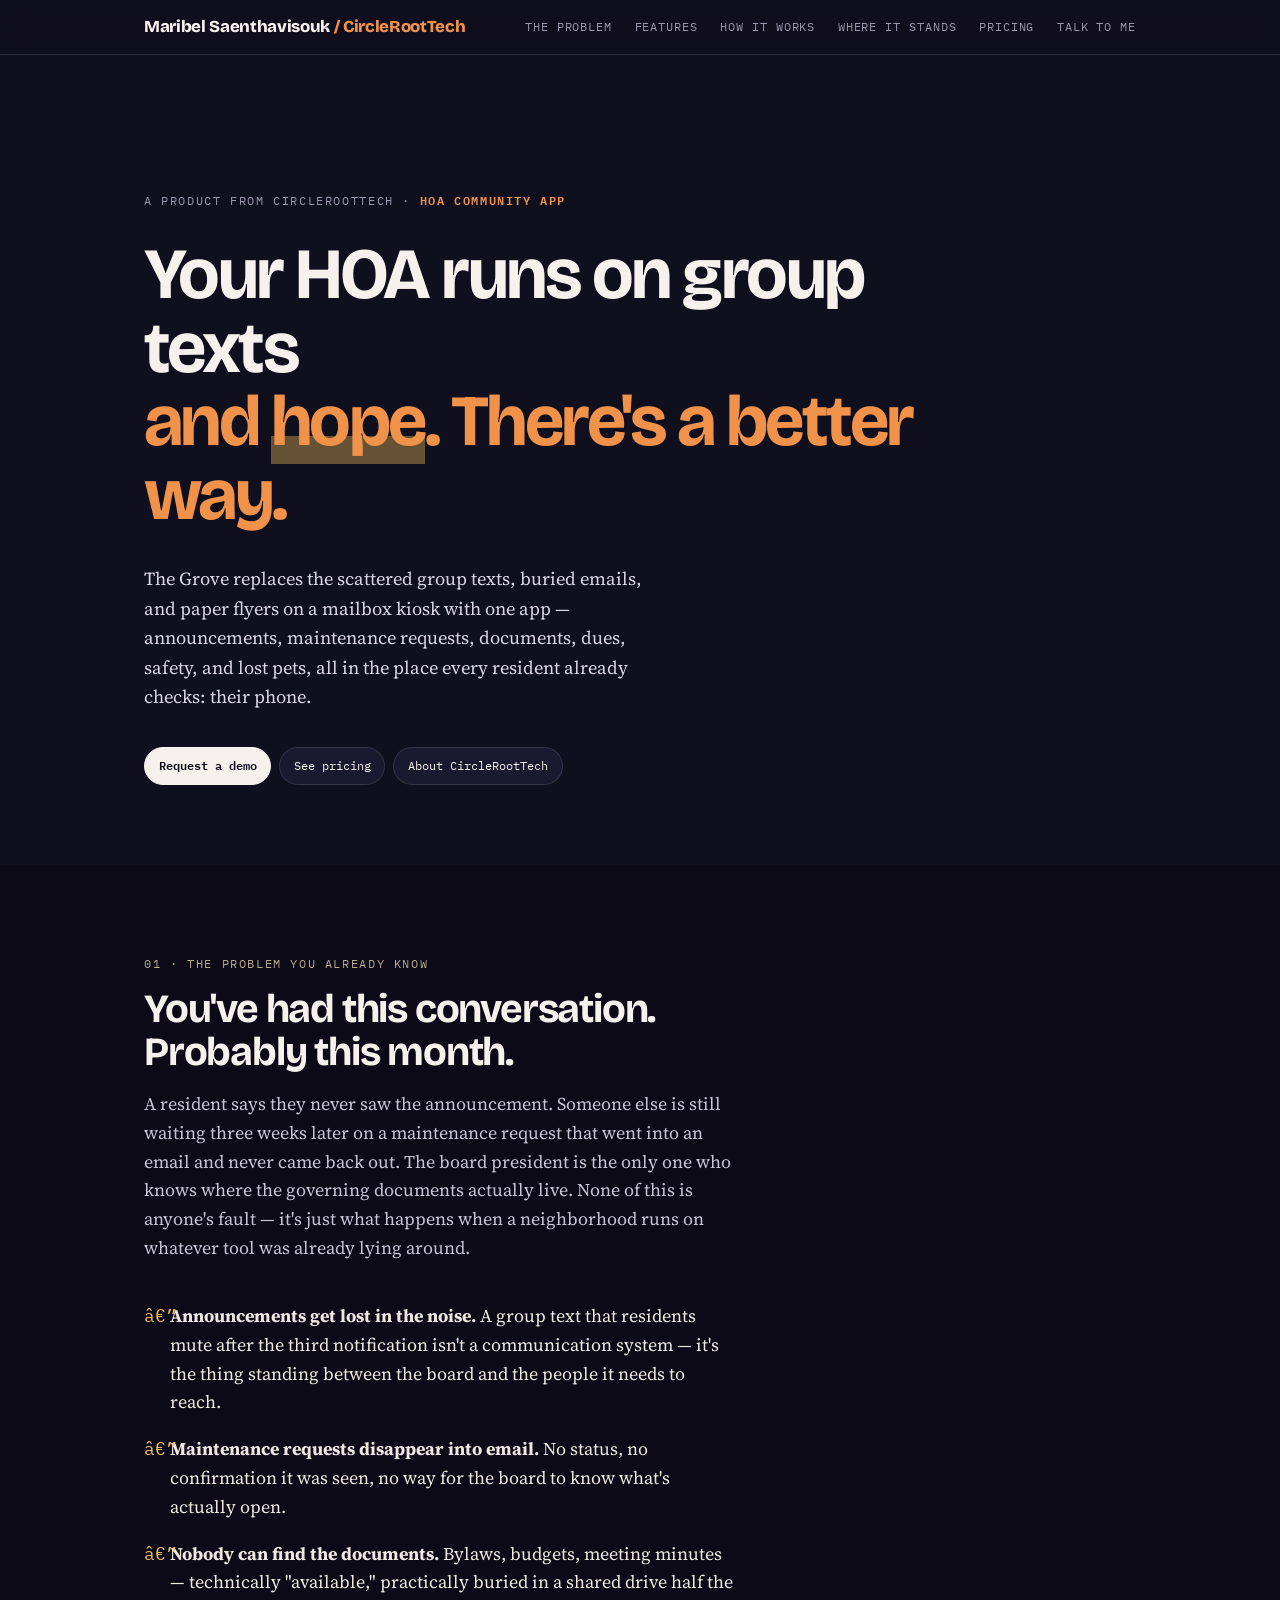
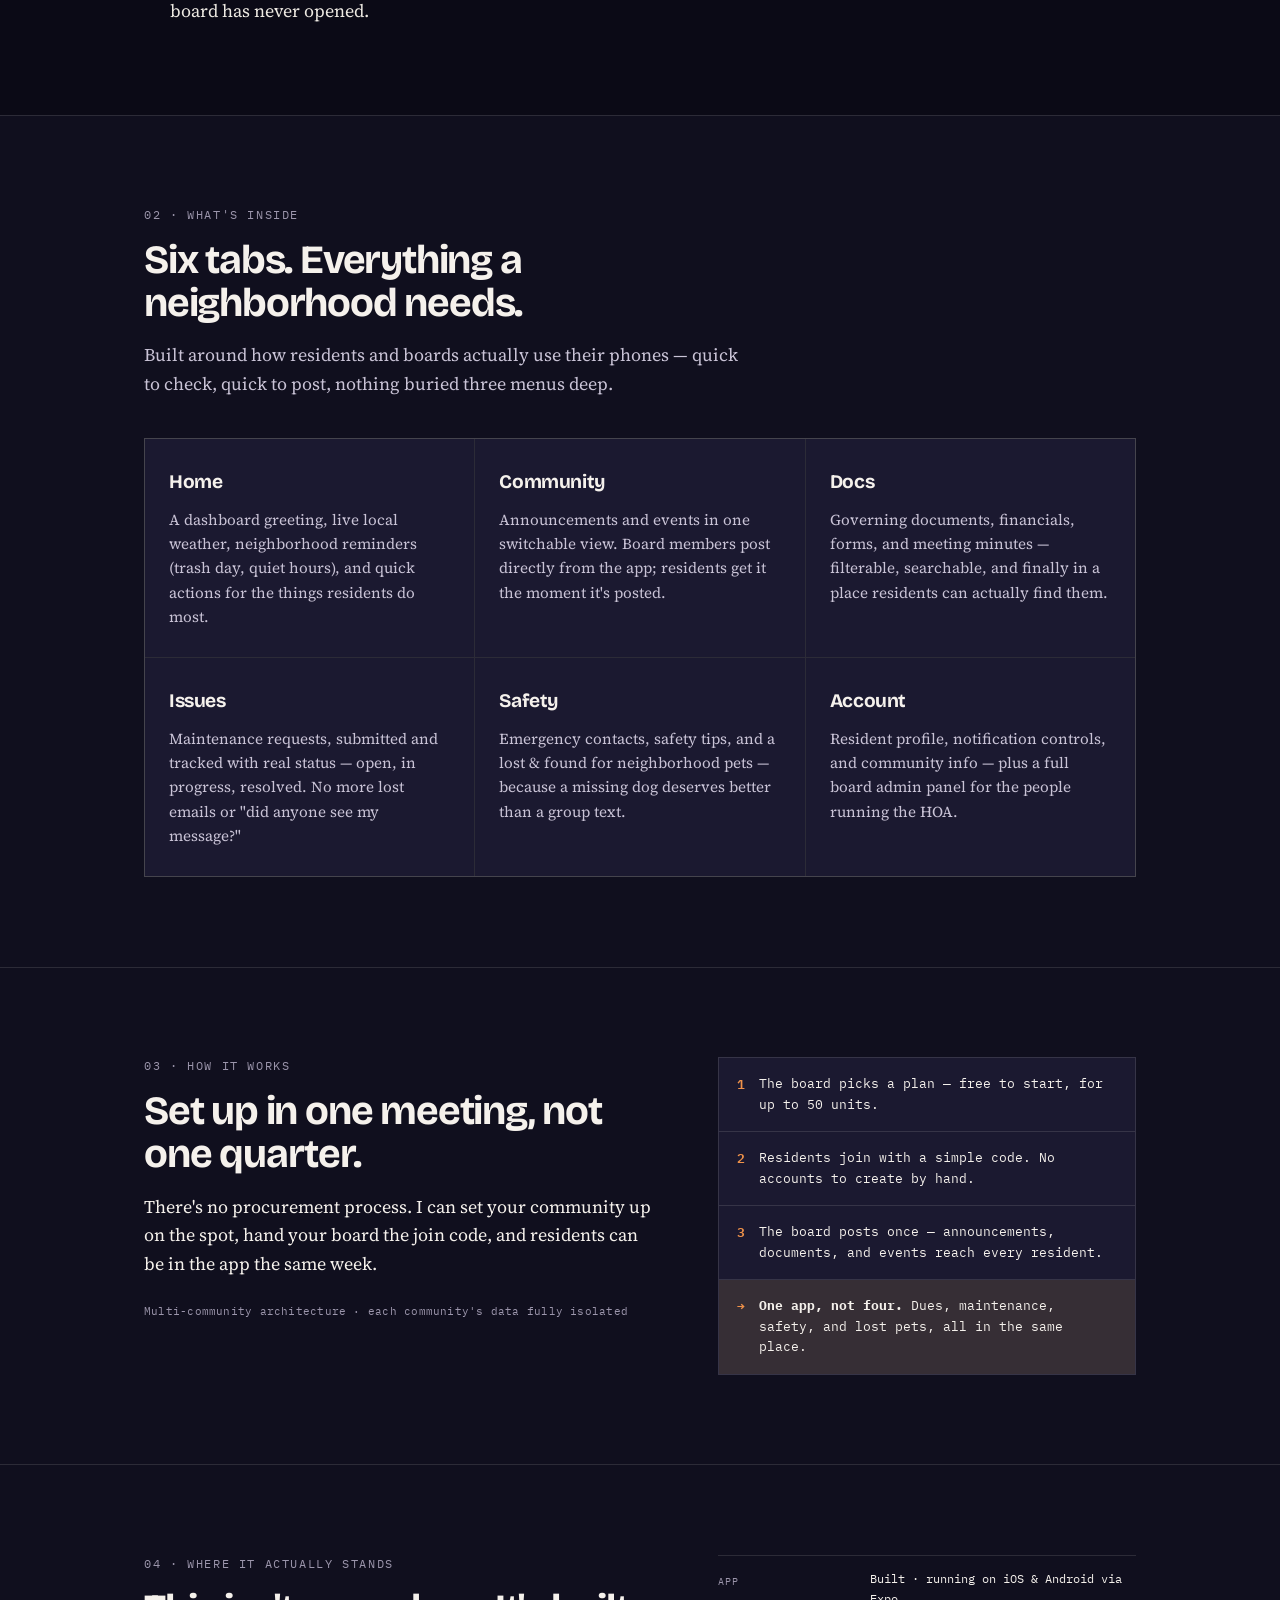
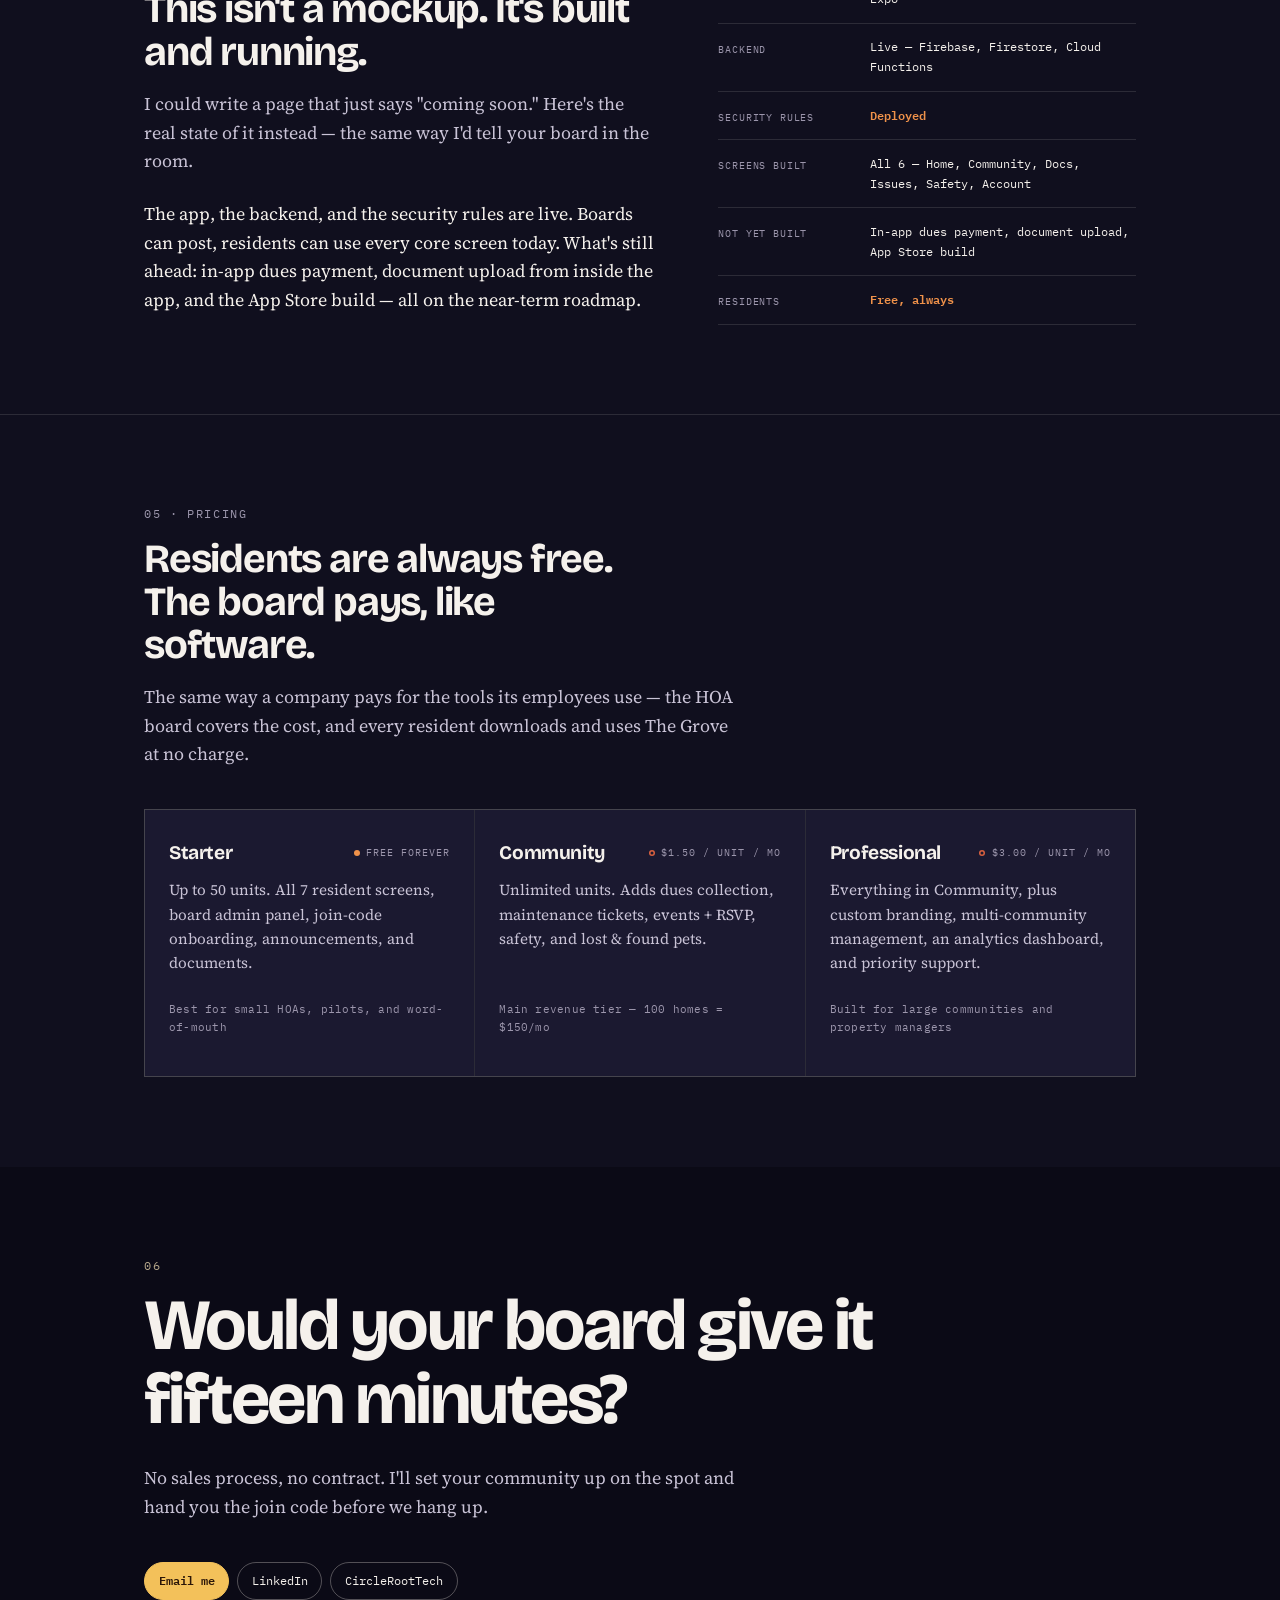
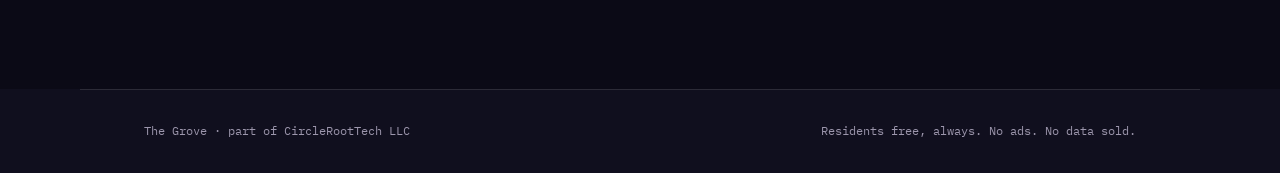
<file: the-grove.html>
<!DOCTYPE html>
<html lang="en">
<head>
<meta charset="utf-8">
<meta name="viewport" content="width=device-width, initial-scale=1">
<title>The Grove — one app for your whole HOA</title>
<meta name="description" content="The Grove replaces group texts, buried emails, and lost paperwork with one app for HOA boards and residents. A product from CircleRootTech LLC. Residents free, always.">
<meta property="og:title" content="The Grove — one app for your whole HOA">
<meta property="og:description" content="Announcements, maintenance, documents, dues, safety, and lost pets — one app, not four. Residents free, always.">
<meta property="og:type" content="website">

<link rel="preconnect" href="https://fonts.googleapis.com">
<link rel="preconnect" href="https://fonts.gstatic.com" crossorigin>
<link href="https://fonts.googleapis.com/css2?family=Bricolage+Grotesque:opsz,wght@12..96,500;12..96,700;12..96,800&family=Source+Serif+4:ital,opsz,wght@0,8..60,400;0,8..60,600;1,8..60,400&family=IBM+Plex+Mono:wght@400;500;600&display=swap" rel="stylesheet">
<link rel="stylesheet" href="styles.css">
</head>
<body>

<header class="plate">
  <div class="wrap plate__inner">
    <a class="mark" href="index.html">Maribel Saenthavisouk <span>/ CircleRootTech</span></a>
    <nav>
      <a href="#problem">The problem</a>
      <a href="#features">Features</a>
      <a href="#how">How it works</a>
      <a href="#status">Where it stands</a>
      <a href="#pricing">Pricing</a>
      <a href="#talk">Talk to me</a>
    </nav>
  </div>
</header>

<main id="top">

  <!-- HERO -->
  <section class="hero wrap">
    <p class="eyebrow rise">A product from CircleRootTech &middot; <b>HOA community app</b></p>
    <h1 class="thesis rise" style="max-width:20ch">
      Your HOA runs on group texts
      <span class="turn">and <em>hope</em>. There's a better way.</span>
    </h1>
    <p class="hero__sub rise">
      The Grove replaces the scattered group texts, buried emails, and paper flyers on a mailbox
      kiosk with one app — announcements, maintenance requests, documents, dues, safety, and lost
      pets, all in the place every resident already checks: their phone.
    </p>
    <div class="hero__chips rise">
      <a class="chip chip--go" href="#talk">Request a demo</a>
      <a class="chip" href="#pricing">See pricing</a>
      <a class="chip" href="index.html">About CircleRootTech</a>
    </div>
  </section>

  <!-- PROBLEM -->
  <section class="band band--dark" id="problem">
    <div class="wrap">
      <p class="kicker">01 &middot; The problem you already know</p>
      <h2 class="h2">You've had this conversation. Probably this month.</h2>
      <p class="lede">
        A resident says they never saw the announcement. Someone else is still waiting three
        weeks later on a maintenance request that went into an email and never came back out.
        The board president is the only one who knows where the governing documents actually live.
        None of this is anyone's fault — it's just what happens when a neighborhood runs on
        whatever tool was already lying around.
      </p>

      <ul class="charter" style="color:var(--on-dark-1)">
        <li><b>Announcements get lost in the noise.</b> A group text that residents mute after the third notification isn't a communication system — it's the thing standing between the board and the people it needs to reach.</li>
        <li><b>Maintenance requests disappear into email.</b> No status, no confirmation it was seen, no way for the board to know what's actually open.</li>
        <li><b>Nobody can find the documents.</b> Bylaws, budgets, meeting minutes — technically "available," practically buried in a shared drive half the board has never opened.</li>
      </ul>
    </div>
  </section>

  <!-- FEATURES -->
  <section class="band" id="features">
    <div class="wrap">
      <p class="kicker">02 &middot; What's inside</p>
      <h2 class="h2">Six tabs. Everything a neighborhood needs.</h2>
      <p class="lede">
        Built around how residents and boards actually use their phones — quick to check, quick
        to post, nothing buried three menus deep.
      </p>
      <div class="grid">
        <article class="card">
          <div class="card__top"><h3 class="card__name">Home</h3></div>
          <p class="card__what">A dashboard greeting, live local weather, neighborhood reminders (trash day, quiet hours), and quick actions for the things residents do most.</p>
        </article>
        <article class="card">
          <div class="card__top"><h3 class="card__name">Community</h3></div>
          <p class="card__what">Announcements and events in one switchable view. Board members post directly from the app; residents get it the moment it's posted.</p>
        </article>
        <article class="card">
          <div class="card__top"><h3 class="card__name">Docs</h3></div>
          <p class="card__what">Governing documents, financials, forms, and meeting minutes — filterable, searchable, and finally in a place residents can actually find them.</p>
        </article>
        <article class="card">
          <div class="card__top"><h3 class="card__name">Issues</h3></div>
          <p class="card__what">Maintenance requests, submitted and tracked with real status — open, in progress, resolved. No more lost emails or "did anyone see my message?"</p>
        </article>
        <article class="card">
          <div class="card__top"><h3 class="card__name">Safety</h3></div>
          <p class="card__what">Emergency contacts, safety tips, and a lost &amp; found for neighborhood pets — because a missing dog deserves better than a group text.</p>
        </article>
        <article class="card">
          <div class="card__top"><h3 class="card__name">Account</h3></div>
          <p class="card__what">Resident profile, notification controls, and community info — plus a full board admin panel for the people running the HOA.</p>
        </article>
      </div>
    </div>
  </section>

  <!-- HOW -->
  <section class="band" id="how">
    <div class="wrap split">
      <div>
        <p class="kicker">03 &middot; How it works</p>
        <h2 class="h2">Set up in one meeting, not one quarter.</h2>
        <p style="max-width:var(--measure); margin:0 0 1.5rem;">
          There's no procurement process. I can set your community up on the spot, hand your board
          the join code, and residents can be in the app the same week.
        </p>
        <p class="card__meta" style="padding-top:0">
          Multi-community architecture &middot; each community's data fully isolated
        </p>
      </div>

      <div class="flow" aria-label="How The Grove works">
        <div class="flow__step"><span class="flow__n">1</span><span>The board picks a plan — free to start, for up to 50 units.</span></div>
        <div class="flow__step"><span class="flow__n">2</span><span>Residents join with a simple code. No accounts to create by hand.</span></div>
        <div class="flow__step"><span class="flow__n">3</span><span>The board posts once — announcements, documents, and events reach every resident.</span></div>
        <div class="flow__step flow__step--out"><span class="flow__n">→</span><span><b>One app, not four.</b> Dues, maintenance, safety, and lost pets, all in the same place.</span></div>
      </div>
    </div>
  </section>

  <!-- WHERE IT STANDS -->
  <section class="band" id="status">
    <div class="wrap split">
      <div>
        <p class="kicker">04 &middot; Where it actually stands</p>
        <h2 class="h2">This isn't a mockup. It's built and running.</h2>
        <p class="lede" style="margin-bottom:1.5rem">
          I could write a page that just says "coming soon." Here's the real state of it instead —
          the same way I'd tell your board in the room.
        </p>
        <p style="max-width:var(--measure); margin:0;">
          The app, the backend, and the security rules are live. Boards can post, residents can
          use every core screen today. What's still ahead: in-app dues payment, document upload
          from inside the app, and the App Store build — all on the near-term roadmap.
        </p>
      </div>

      <dl class="spec" aria-label="The Grove build status">
        <div><dt>App</dt><dd>Built &middot; running on iOS &amp; Android via Expo</dd></div>
        <div><dt>Backend</dt><dd>Live &mdash; Firebase, Firestore, Cloud Functions</dd></div>
        <div><dt>Security rules</dt><dd><b>Deployed</b></dd></div>
        <div><dt>Screens built</dt><dd>All 6 &mdash; Home, Community, Docs, Issues, Safety, Account</dd></div>
        <div><dt>Not yet built</dt><dd>In-app dues payment, document upload, App Store build</dd></div>
        <div><dt>Residents</dt><dd><b>Free, always</b></dd></div>
      </dl>
    </div>
  </section>

  <!-- PRICING -->
  <section class="band" id="pricing">
    <div class="wrap">
      <p class="kicker">05 &middot; Pricing</p>
      <h2 class="h2">Residents are always free. The board pays, like software.</h2>
      <p class="lede">
        The same way a company pays for the tools its employees use — the HOA board covers the
        cost, and every resident downloads and uses The Grove at no charge.
      </p>
      <div class="grid">
        <article class="card">
          <div class="card__top">
            <h3 class="card__name">Starter</h3>
            <span class="status status--live">Free forever</span>
          </div>
          <p class="card__what">Up to 50 units. All 7 resident screens, board admin panel, join-code onboarding, announcements, and documents.</p>
          <p class="card__meta">Best for small HOAs, pilots, and word-of-mouth</p>
        </article>
        <article class="card">
          <div class="card__top">
            <h3 class="card__name">Community</h3>
            <span class="status status--build">$1.50 / unit / mo</span>
          </div>
          <p class="card__what">Unlimited units. Adds dues collection, maintenance tickets, events + RSVP, safety, and lost &amp; found pets.</p>
          <p class="card__meta">Main revenue tier &mdash; 100 homes = $150/mo</p>
        </article>
        <article class="card">
          <div class="card__top">
            <h3 class="card__name">Professional</h3>
            <span class="status status--build">$3.00 / unit / mo</span>
          </div>
          <p class="card__what">Everything in Community, plus custom branding, multi-community management, an analytics dashboard, and priority support.</p>
          <p class="card__meta">Built for large communities and property managers</p>
        </article>
      </div>
    </div>
  </section>

  <!-- TALK -->
  <section class="band band--dark close" id="talk">
    <div class="wrap">
      <p class="kicker">06</p>
      <h2 class="thesis" style="font-size:clamp(1.9rem,1rem+3.6vw,3.2rem); max-width:18ch">
        Would your board give it fifteen minutes?
      </h2>
      <p class="lede" style="margin-top:1.75rem; color:var(--on-dark-2);">
        No sales process, no contract. I'll set your community up on the spot and hand you the
        join code before we hang up.
      </p>
      <div class="hero__chips" style="margin-top:1.5rem">
        <a class="chip chip--go" href="mailto:thecircleroottechllc@gmail.com?subject=The%20Grove%20demo" style="background:var(--amber); color:var(--on-accent); border-color:var(--amber)">Email me</a>
        <a class="chip" href="https://www.linkedin.com/in/maribel-saenthavisouk-1b42bb58" style="background:transparent; color:var(--paper-hi); border-color:rgba(249,240,235,.3)">LinkedIn</a>
        <a class="chip" href="index.html" style="background:transparent; color:var(--paper-hi); border-color:rgba(249,240,235,.3)">CircleRootTech</a>
      </div>
    </div>
  </section>

</main>

<footer class="wrap foot">
  <span>The Grove &middot; part of CircleRootTech LLC</span>
  <span>Residents free, always. No ads. No data sold.</span>
</footer>

</body>
</html>
</file>
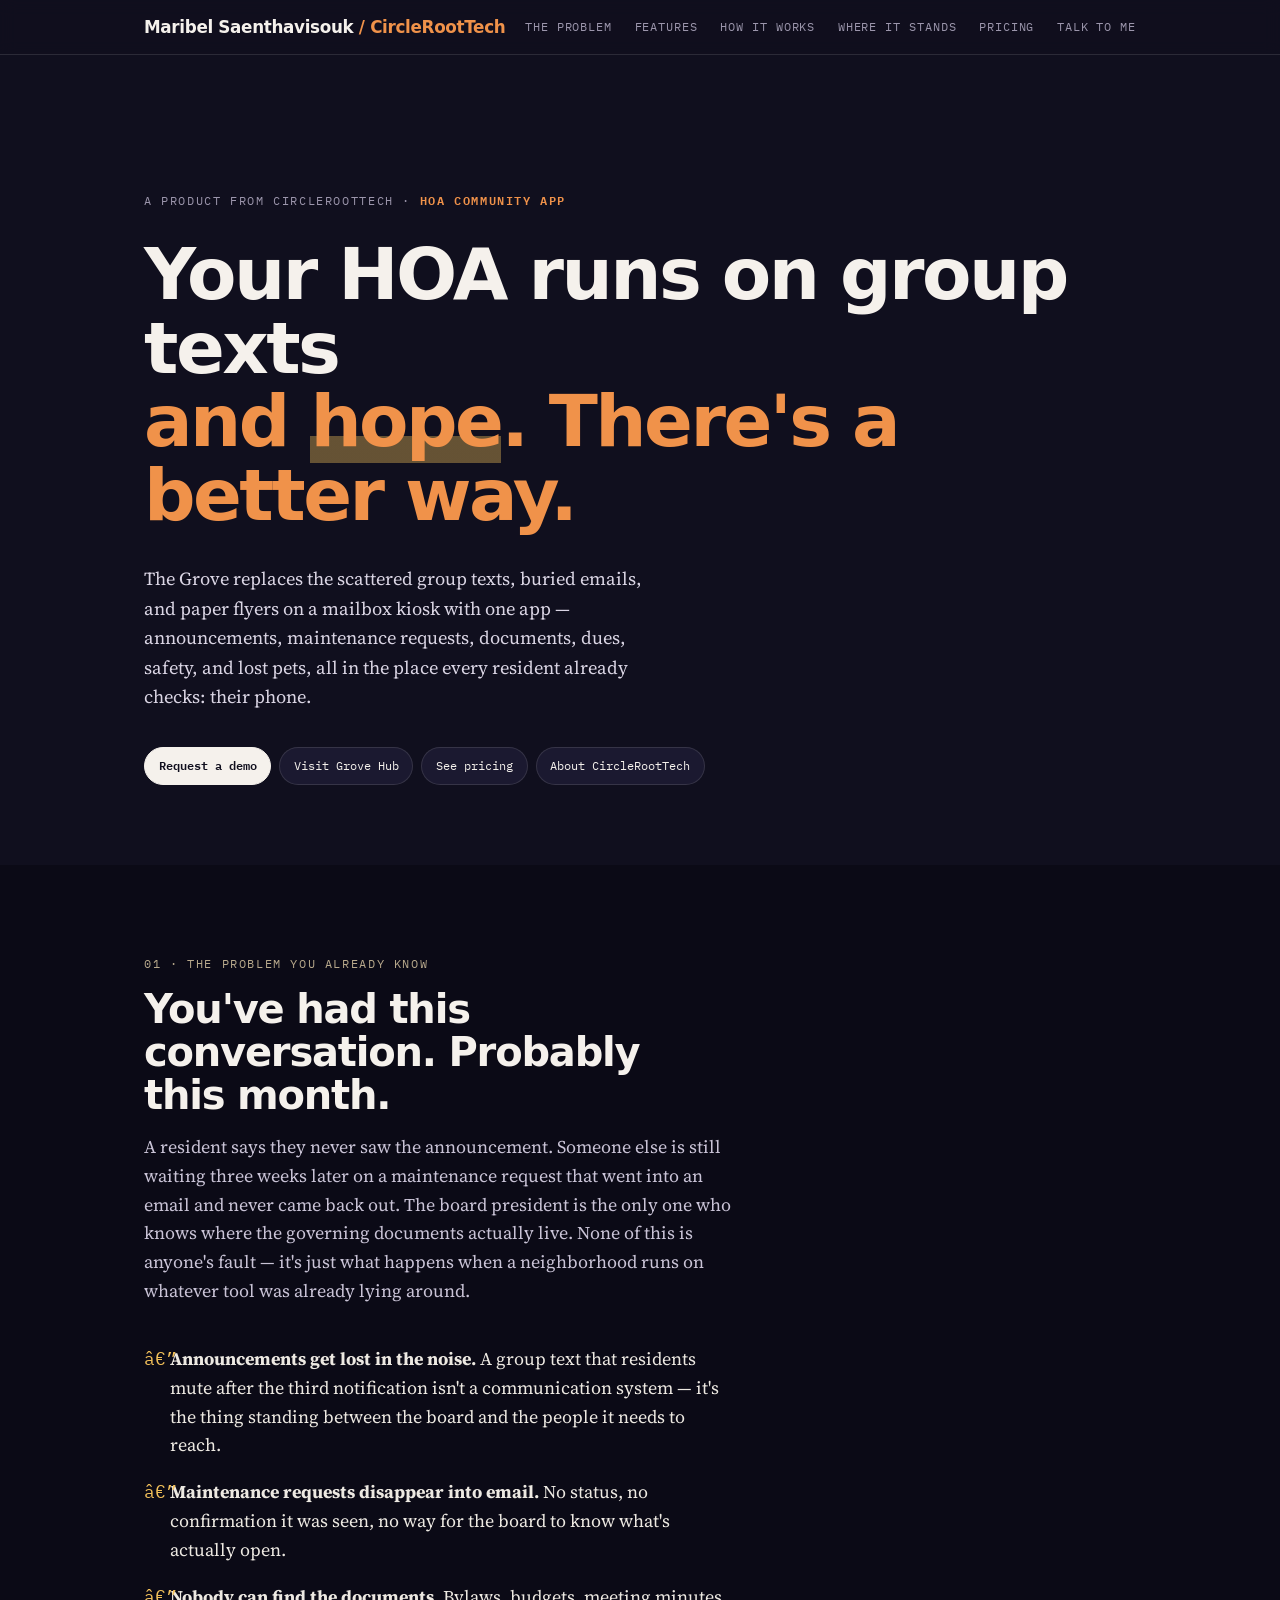
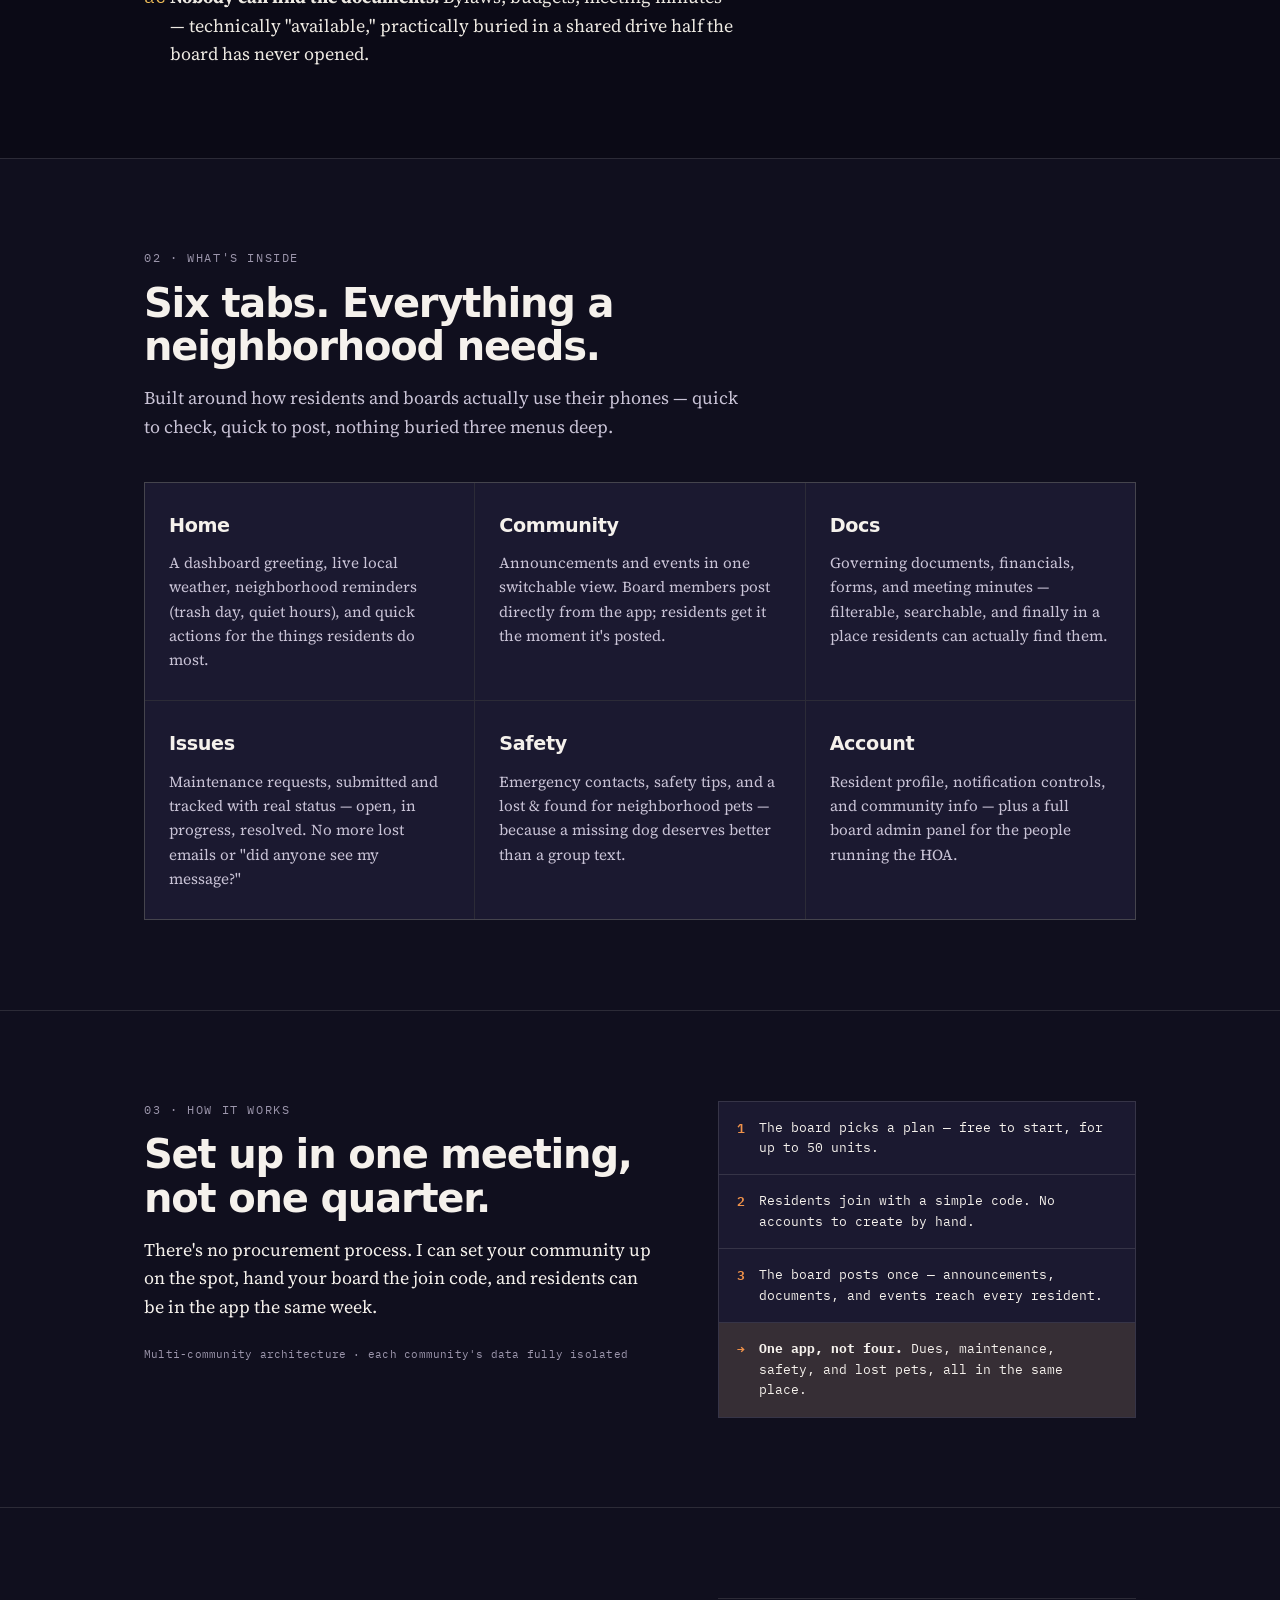
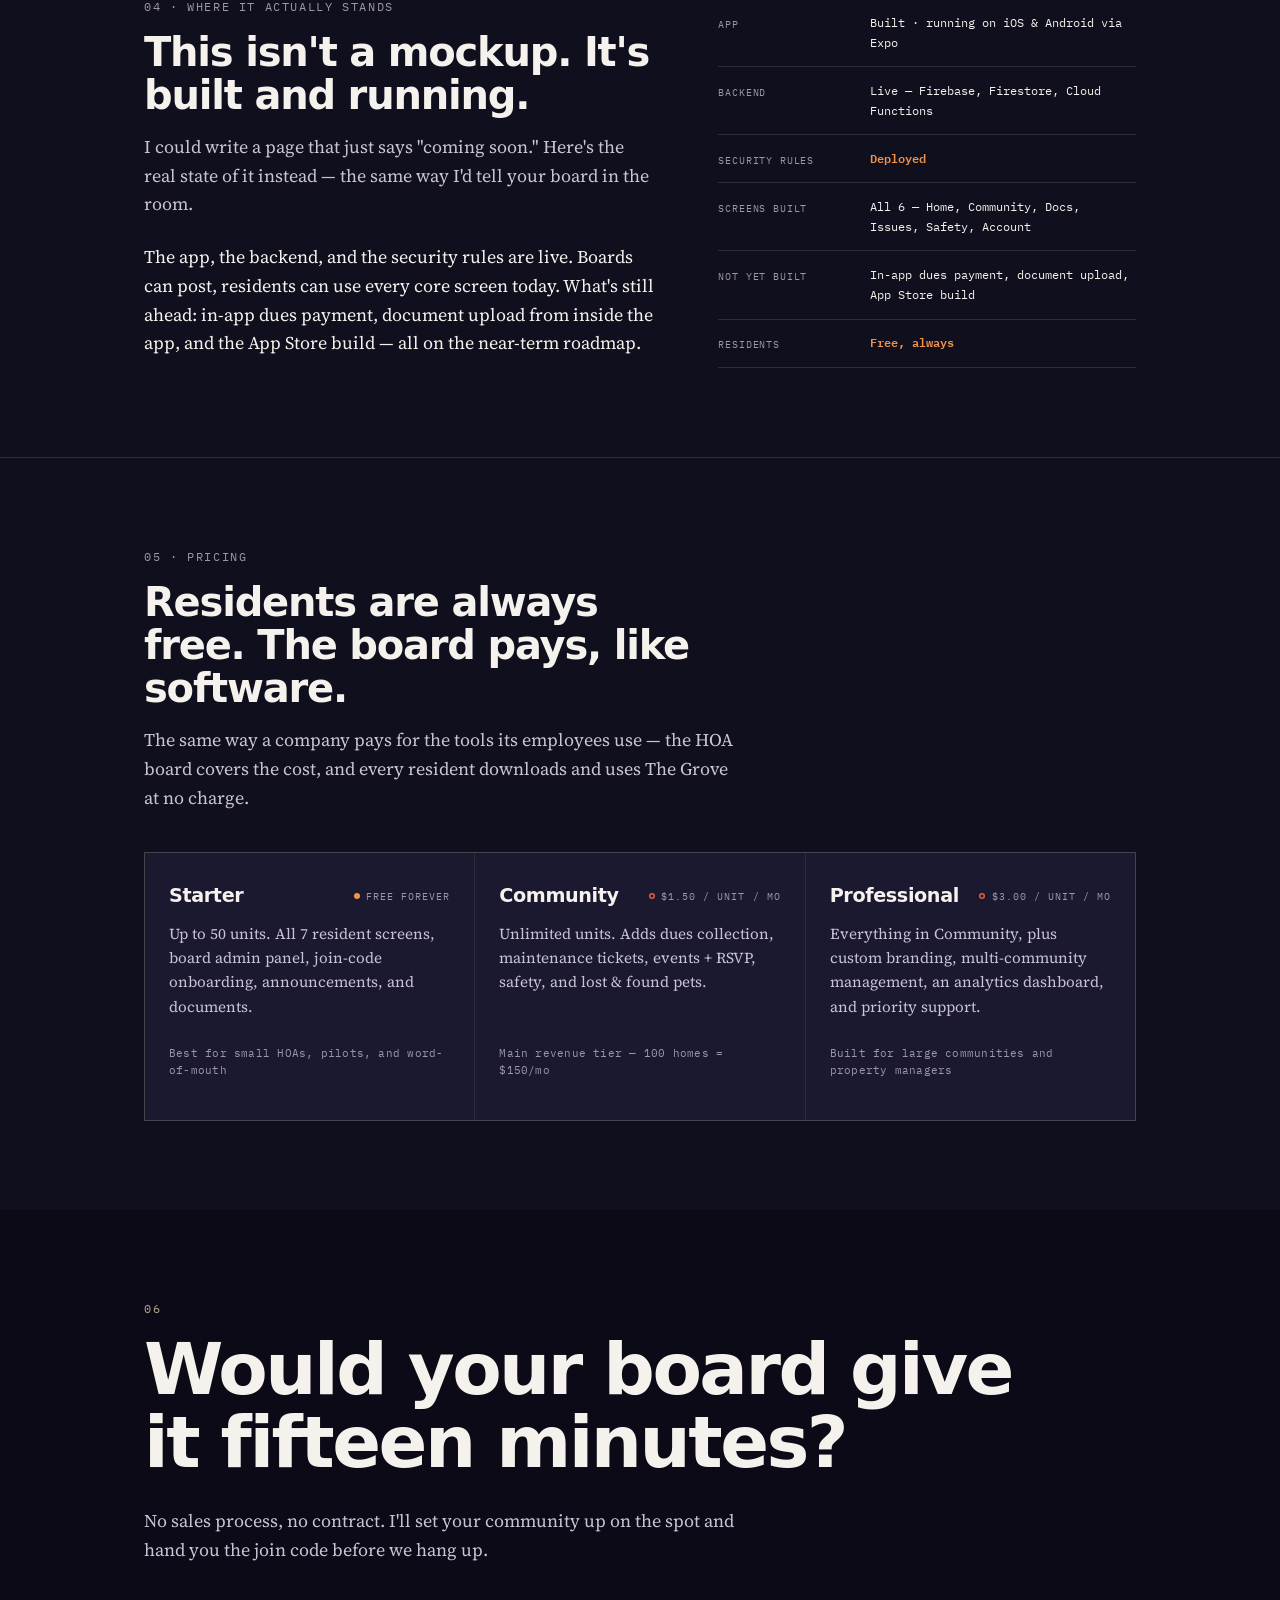
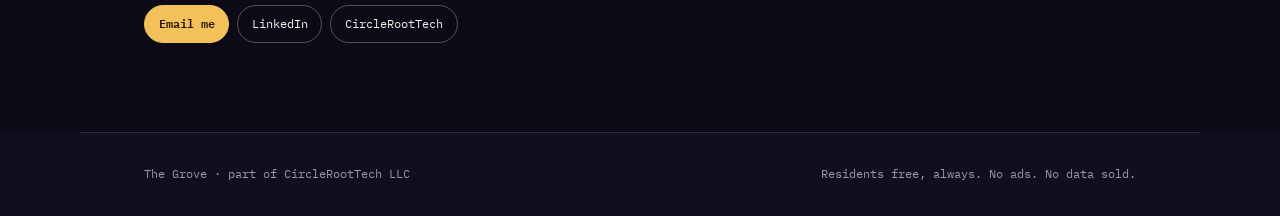
<file: the-grove_1.html>
<!DOCTYPE html>
<html lang="en">
<head>
<meta charset="utf-8">
<meta name="viewport" content="width=device-width, initial-scale=1">
<title>The Grove — one app for your whole HOA</title>
<meta name="description" content="The Grove replaces group texts, buried emails, and lost paperwork with one app for HOA boards and residents. A product from CircleRootTech LLC. Residents free, always.">
<meta property="og:title" content="The Grove — one app for your whole HOA">
<meta property="og:description" content="Announcements, maintenance, documents, dues, safety, and lost pets — one app, not four. Residents free, always.">
<meta property="og:type" content="website">

<link rel="preconnect" href="https://fonts.googleapis.com">
<link rel="preconnect" href="https://fonts.gstatic.com" crossorigin>
<link href="https://fonts.googleapis.com/css2?family=Inter:wght@500;700;800&family=Source+Serif+4:ital,opsz,wght@0,8..60,400;0,8..60,600;1,8..60,400&family=IBM+Plex+Mono:wght@400;500;600&display=swap" rel="stylesheet">
<link rel="stylesheet" href="styles.css">
</head>
<body>

<header class="plate">
  <div class="wrap plate__inner">
    <a class="mark" href="index.html">Maribel Saenthavisouk <span>/ CircleRootTech</span></a>
    <nav>
      <a href="#problem">The problem</a>
      <a href="#features">Features</a>
      <a href="#how">How it works</a>
      <a href="#status">Where it stands</a>
      <a href="#pricing">Pricing</a>
      <a href="#talk">Talk to me</a>
    </nav>
  </div>
</header>

<main id="top">

  <!-- HERO -->
  <section class="hero wrap">
    <p class="eyebrow rise">A product from CircleRootTech &middot; <b>HOA community app</b></p>
    <h1 class="thesis rise" style="max-width:20ch">
      Your HOA runs on group texts
      <span class="turn">and <em>hope</em>. There's a better way.</span>
    </h1>
    <p class="hero__sub rise">
      The Grove replaces the scattered group texts, buried emails, and paper flyers on a mailbox
      kiosk with one app — announcements, maintenance requests, documents, dues, safety, and lost
      pets, all in the place every resident already checks: their phone.
    </p>
    <div class="hero__chips rise">
      <a class="chip chip--go" href="#talk">Request a demo</a>
      <a class="chip" href="https://grovehub.io">Visit Grove Hub</a>
      <a class="chip" href="#pricing">See pricing</a>
      <a class="chip" href="index.html">About CircleRootTech</a>
    </div>
  </section>

  <!-- PROBLEM -->
  <section class="band band--dark" id="problem">
    <div class="wrap">
      <p class="kicker">01 &middot; The problem you already know</p>
      <h2 class="h2">You've had this conversation. Probably this month.</h2>
      <p class="lede">
        A resident says they never saw the announcement. Someone else is still waiting three
        weeks later on a maintenance request that went into an email and never came back out.
        The board president is the only one who knows where the governing documents actually live.
        None of this is anyone's fault — it's just what happens when a neighborhood runs on
        whatever tool was already lying around.
      </p>

      <ul class="charter" style="color:var(--on-dark-1)">
        <li><b>Announcements get lost in the noise.</b> A group text that residents mute after the third notification isn't a communication system — it's the thing standing between the board and the people it needs to reach.</li>
        <li><b>Maintenance requests disappear into email.</b> No status, no confirmation it was seen, no way for the board to know what's actually open.</li>
        <li><b>Nobody can find the documents.</b> Bylaws, budgets, meeting minutes — technically "available," practically buried in a shared drive half the board has never opened.</li>
      </ul>
    </div>
  </section>

  <!-- FEATURES -->
  <section class="band" id="features">
    <div class="wrap">
      <p class="kicker">02 &middot; What's inside</p>
      <h2 class="h2">Six tabs. Everything a neighborhood needs.</h2>
      <p class="lede">
        Built around how residents and boards actually use their phones — quick to check, quick
        to post, nothing buried three menus deep.
      </p>
      <div class="grid">
        <article class="card">
          <div class="card__top"><h3 class="card__name">Home</h3></div>
          <p class="card__what">A dashboard greeting, live local weather, neighborhood reminders (trash day, quiet hours), and quick actions for the things residents do most.</p>
        </article>
        <article class="card">
          <div class="card__top"><h3 class="card__name">Community</h3></div>
          <p class="card__what">Announcements and events in one switchable view. Board members post directly from the app; residents get it the moment it's posted.</p>
        </article>
        <article class="card">
          <div class="card__top"><h3 class="card__name">Docs</h3></div>
          <p class="card__what">Governing documents, financials, forms, and meeting minutes — filterable, searchable, and finally in a place residents can actually find them.</p>
        </article>
        <article class="card">
          <div class="card__top"><h3 class="card__name">Issues</h3></div>
          <p class="card__what">Maintenance requests, submitted and tracked with real status — open, in progress, resolved. No more lost emails or "did anyone see my message?"</p>
        </article>
        <article class="card">
          <div class="card__top"><h3 class="card__name">Safety</h3></div>
          <p class="card__what">Emergency contacts, safety tips, and a lost &amp; found for neighborhood pets — because a missing dog deserves better than a group text.</p>
        </article>
        <article class="card">
          <div class="card__top"><h3 class="card__name">Account</h3></div>
          <p class="card__what">Resident profile, notification controls, and community info — plus a full board admin panel for the people running the HOA.</p>
        </article>
      </div>
    </div>
  </section>

  <!-- HOW -->
  <section class="band" id="how">
    <div class="wrap split">
      <div>
        <p class="kicker">03 &middot; How it works</p>
        <h2 class="h2">Set up in one meeting, not one quarter.</h2>
        <p style="max-width:var(--measure); margin:0 0 1.5rem;">
          There's no procurement process. I can set your community up on the spot, hand your board
          the join code, and residents can be in the app the same week.
        </p>
        <p class="card__meta" style="padding-top:0">
          Multi-community architecture &middot; each community's data fully isolated
        </p>
      </div>

      <div class="flow" aria-label="How The Grove works">
        <div class="flow__step"><span class="flow__n">1</span><span>The board picks a plan — free to start, for up to 50 units.</span></div>
        <div class="flow__step"><span class="flow__n">2</span><span>Residents join with a simple code. No accounts to create by hand.</span></div>
        <div class="flow__step"><span class="flow__n">3</span><span>The board posts once — announcements, documents, and events reach every resident.</span></div>
        <div class="flow__step flow__step--out"><span class="flow__n">→</span><span><b>One app, not four.</b> Dues, maintenance, safety, and lost pets, all in the same place.</span></div>
      </div>
    </div>
  </section>

  <!-- WHERE IT STANDS -->
  <section class="band" id="status">
    <div class="wrap split">
      <div>
        <p class="kicker">04 &middot; Where it actually stands</p>
        <h2 class="h2">This isn't a mockup. It's built and running.</h2>
        <p class="lede" style="margin-bottom:1.5rem">
          I could write a page that just says "coming soon." Here's the real state of it instead —
          the same way I'd tell your board in the room.
        </p>
        <p style="max-width:var(--measure); margin:0;">
          The app, the backend, and the security rules are live. Boards can post, residents can
          use every core screen today. What's still ahead: in-app dues payment, document upload
          from inside the app, and the App Store build — all on the near-term roadmap.
        </p>
      </div>

      <dl class="spec" aria-label="The Grove build status">
        <div><dt>App</dt><dd>Built &middot; running on iOS &amp; Android via Expo</dd></div>
        <div><dt>Backend</dt><dd>Live &mdash; Firebase, Firestore, Cloud Functions</dd></div>
        <div><dt>Security rules</dt><dd><b>Deployed</b></dd></div>
        <div><dt>Screens built</dt><dd>All 6 &mdash; Home, Community, Docs, Issues, Safety, Account</dd></div>
        <div><dt>Not yet built</dt><dd>In-app dues payment, document upload, App Store build</dd></div>
        <div><dt>Residents</dt><dd><b>Free, always</b></dd></div>
      </dl>
    </div>
  </section>

  <!-- PRICING -->
  <section class="band" id="pricing">
    <div class="wrap">
      <p class="kicker">05 &middot; Pricing</p>
      <h2 class="h2">Residents are always free. The board pays, like software.</h2>
      <p class="lede">
        The same way a company pays for the tools its employees use — the HOA board covers the
        cost, and every resident downloads and uses The Grove at no charge.
      </p>
      <div class="grid">
        <article class="card">
          <div class="card__top">
            <h3 class="card__name">Starter</h3>
            <span class="status status--live">Free forever</span>
          </div>
          <p class="card__what">Up to 50 units. All 7 resident screens, board admin panel, join-code onboarding, announcements, and documents.</p>
          <p class="card__meta">Best for small HOAs, pilots, and word-of-mouth</p>
        </article>
        <article class="card">
          <div class="card__top">
            <h3 class="card__name">Community</h3>
            <span class="status status--build">$1.50 / unit / mo</span>
          </div>
          <p class="card__what">Unlimited units. Adds dues collection, maintenance tickets, events + RSVP, safety, and lost &amp; found pets.</p>
          <p class="card__meta">Main revenue tier &mdash; 100 homes = $150/mo</p>
        </article>
        <article class="card">
          <div class="card__top">
            <h3 class="card__name">Professional</h3>
            <span class="status status--build">$3.00 / unit / mo</span>
          </div>
          <p class="card__what">Everything in Community, plus custom branding, multi-community management, an analytics dashboard, and priority support.</p>
          <p class="card__meta">Built for large communities and property managers</p>
        </article>
      </div>
    </div>
  </section>

  <!-- TALK -->
  <section class="band band--dark close" id="talk">
    <div class="wrap">
      <p class="kicker">06</p>
      <h2 class="thesis" style="font-size:clamp(1.9rem,1rem+3.6vw,3.2rem); max-width:18ch">
        Would your board give it fifteen minutes?
      </h2>
      <p class="lede" style="margin-top:1.75rem; color:var(--on-dark-2);">
        No sales process, no contract. I'll set your community up on the spot and hand you the
        join code before we hang up.
      </p>
      <div class="hero__chips" style="margin-top:1.5rem">
        <a class="chip chip--go" href="mailto:thecircleroottechllc@gmail.com?subject=The%20Grove%20demo" style="background:var(--amber); color:var(--on-accent); border-color:var(--amber)">Email me</a>
        <a class="chip" href="https://www.linkedin.com/in/maribel-saenthavisouk-1b42bb58" style="background:transparent; color:var(--paper-hi); border-color:rgba(245,241,236,.3)">LinkedIn</a>
        <a class="chip" href="index.html" style="background:transparent; color:var(--paper-hi); border-color:rgba(245,241,236,.3)">CircleRootTech</a>
      </div>
    </div>
  </section>

</main>

<footer class="wrap foot">
  <span>The Grove &middot; part of CircleRootTech LLC</span>
  <span>Residents free, always. No ads. No data sold.</span>
</footer>

</body>
</html>
</file>
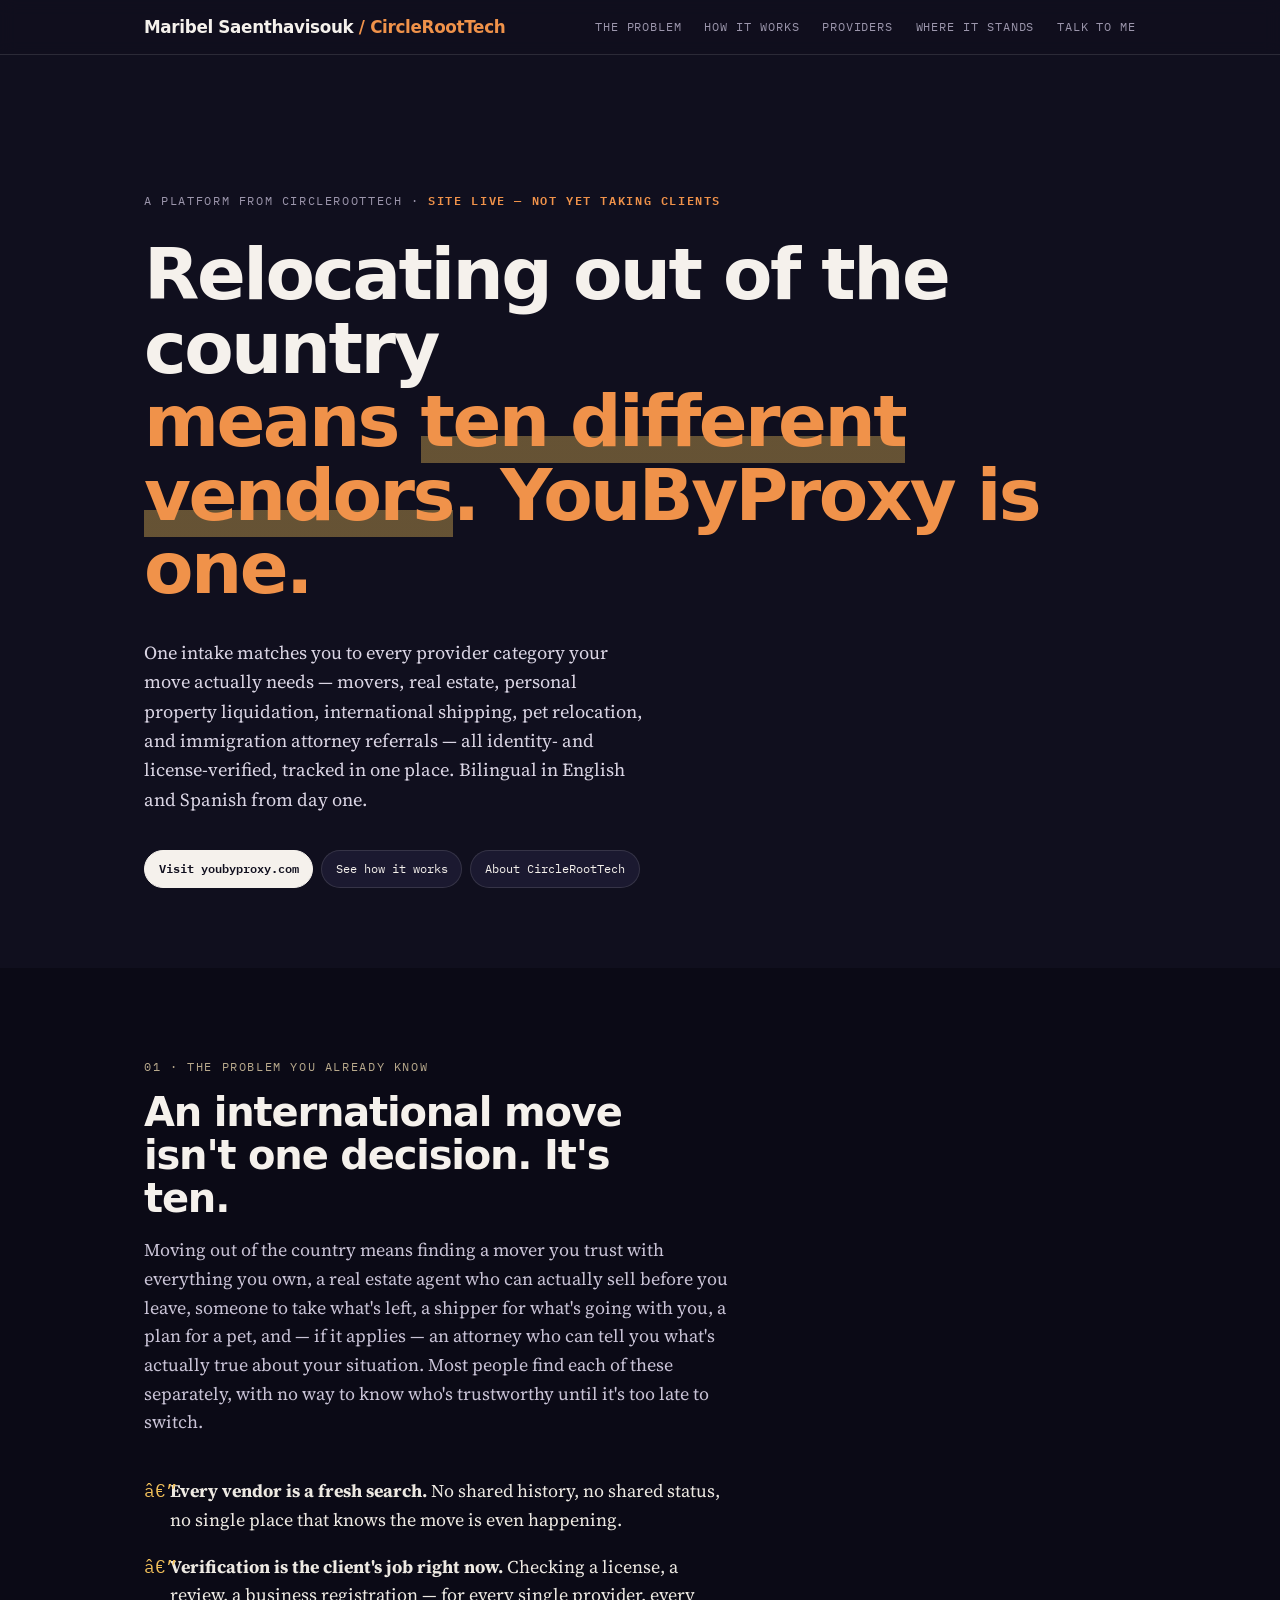
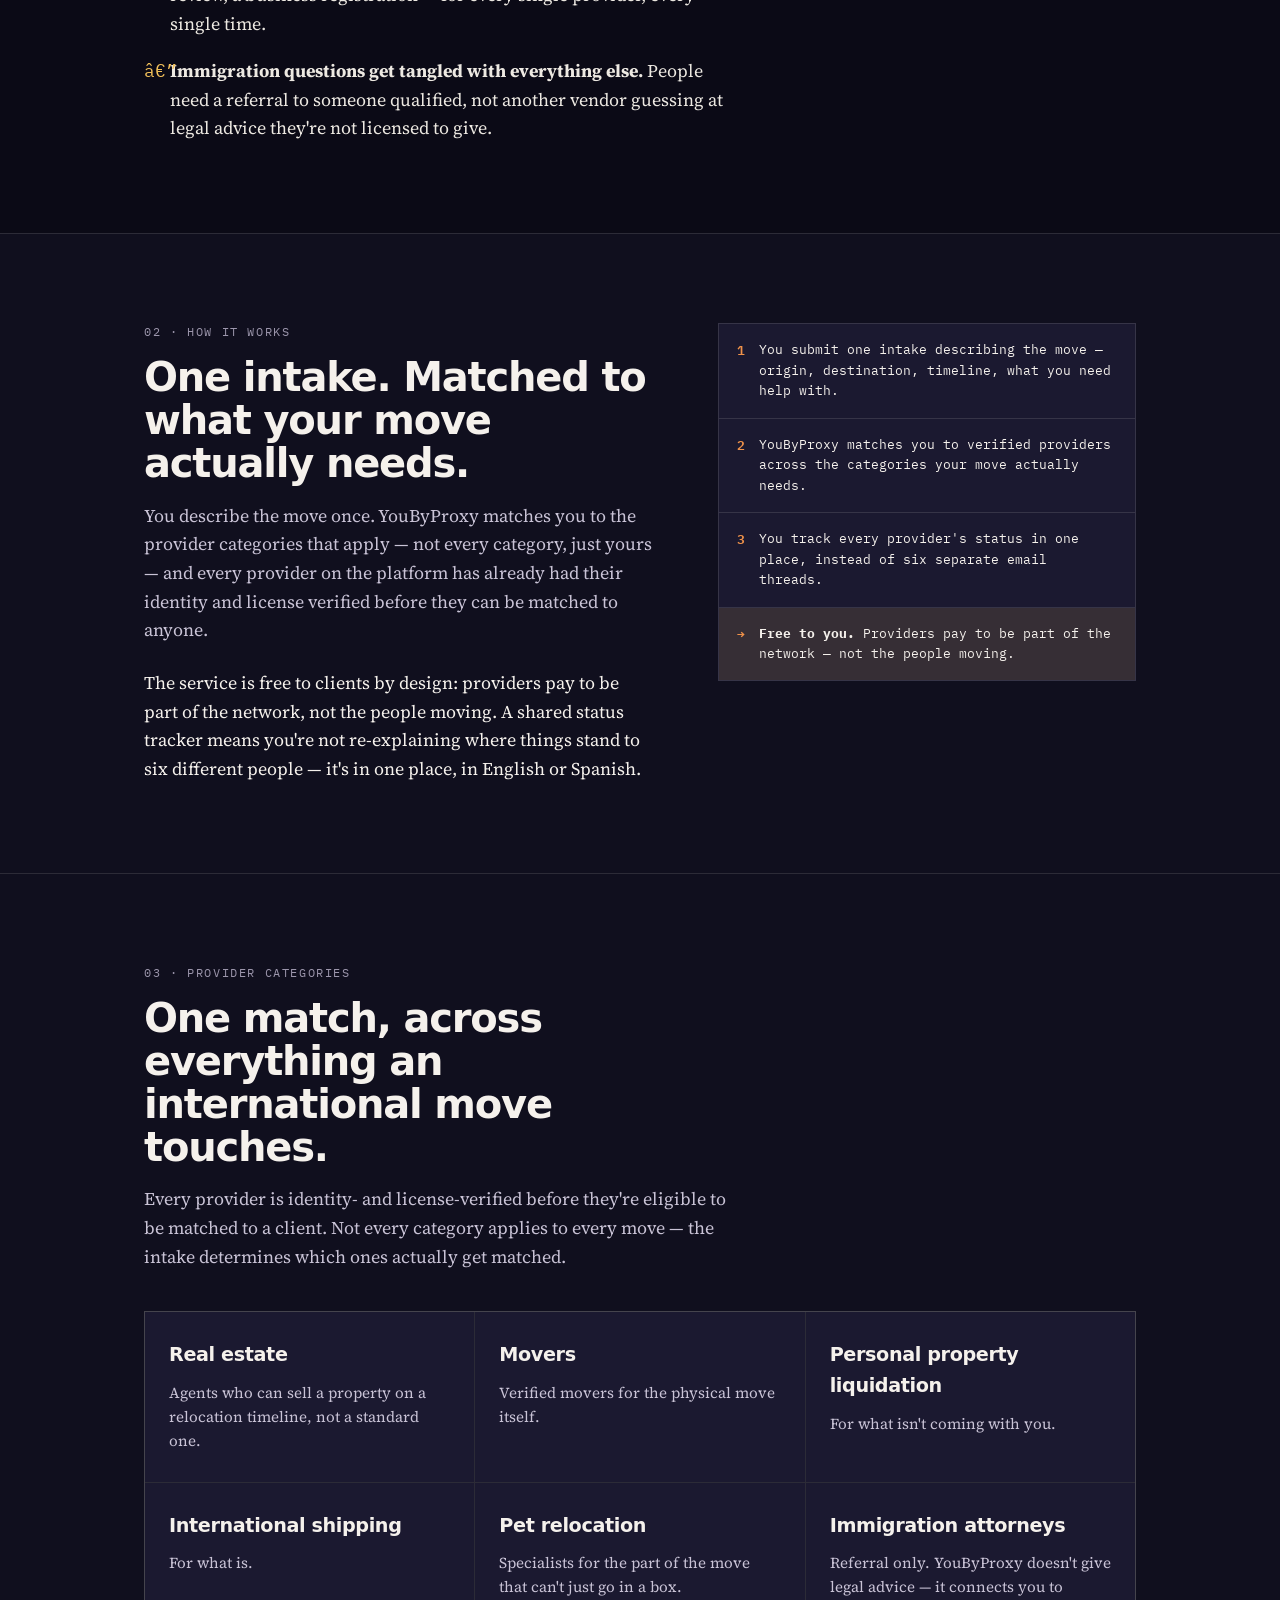
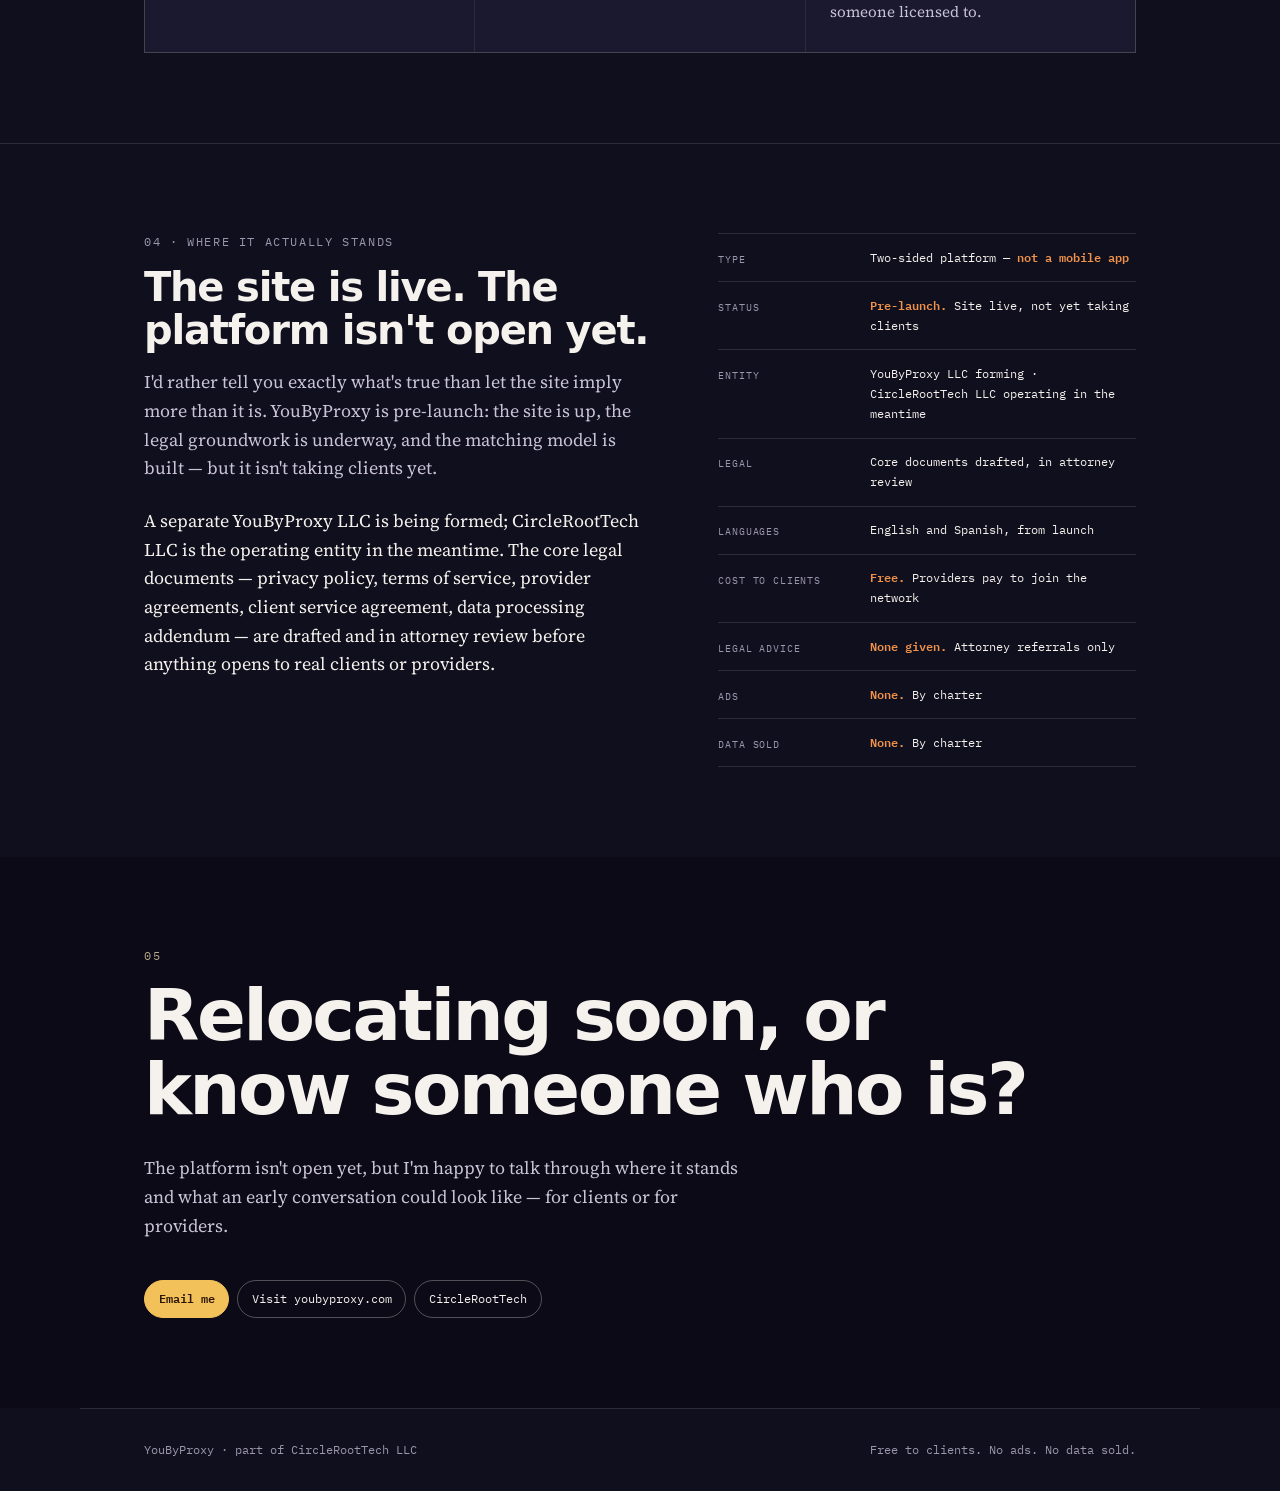
<file: youbyproxy.html>
<!DOCTYPE html>
<html lang="en">
<head>
<meta charset="utf-8">
<meta name="viewport" content="width=device-width, initial-scale=1">
<title>YouByProxy — one intake, every provider you need to relocate</title>
<meta name="description" content="YouByProxy matches people relocating internationally out of the U.S. with vetted movers, real estate agents, liquidators, and more — one intake, verified providers, free to clients. A platform from CircleRootTech LLC. Site live, not yet taking clients.">
<meta property="og:title" content="YouByProxy — one intake, every provider you need to relocate">
<meta property="og:description" content="A two-sided relocation platform, bilingual from launch. Site live. Not yet taking clients.">
<meta property="og:type" content="website">

<link rel="preconnect" href="https://fonts.googleapis.com">
<link rel="preconnect" href="https://fonts.gstatic.com" crossorigin>
<link href="https://fonts.googleapis.com/css2?family=Inter:wght@500;700;800&family=Source+Serif+4:ital,opsz,wght@0,8..60,400;0,8..60,600;1,8..60,400&family=IBM+Plex+Mono:wght@400;500;600&display=swap" rel="stylesheet">
<link rel="stylesheet" href="styles.css">
</head>
<body>

<header class="plate">
  <div class="wrap plate__inner">
    <a class="mark" href="index.html">Maribel Saenthavisouk <span>/ CircleRootTech</span></a>
    <nav>
      <a href="#problem">The problem</a>
      <a href="#how">How it works</a>
      <a href="#providers">Providers</a>
      <a href="#status">Where it stands</a>
      <a href="#talk">Talk to me</a>
    </nav>
  </div>
</header>

<main id="top">

  <!-- HERO -->
  <section class="hero wrap">
    <p class="eyebrow rise">A platform from CircleRootTech &middot; <b>Site live — not yet taking clients</b></p>
    <h1 class="thesis rise" style="max-width:21ch">
      Relocating out of the country
      <span class="turn">means <em>ten different vendors</em>. YouByProxy is one.</span>
    </h1>
    <p class="hero__sub rise">
      One intake matches you to every provider category your move actually needs — movers,
      real estate, personal property liquidation, international shipping, pet relocation, and
      immigration attorney referrals — all identity- and license-verified, tracked in one place.
      Bilingual in English and Spanish from day one.
    </p>
    <div class="hero__chips rise">
      <a class="chip chip--go" href="https://youbyproxy.com">Visit youbyproxy.com</a>
      <a class="chip" href="#how">See how it works</a>
      <a class="chip" href="index.html">About CircleRootTech</a>
    </div>
  </section>

  <!-- PROBLEM -->
  <section class="band band--dark" id="problem">
    <div class="wrap">
      <p class="kicker">01 &middot; The problem you already know</p>
      <h2 class="h2">An international move isn't one decision. It's ten.</h2>
      <p class="lede">
        Moving out of the country means finding a mover you trust with everything you own, a
        real estate agent who can actually sell before you leave, someone to take what's left,
        a shipper for what's going with you, a plan for a pet, and — if it applies — an attorney
        who can tell you what's actually true about your situation. Most people find each of
        these separately, with no way to know who's trustworthy until it's too late to switch.
      </p>

      <ul class="charter" style="color:var(--on-dark-1)">
        <li><b>Every vendor is a fresh search.</b> No shared history, no shared status, no single place that knows the move is even happening.</li>
        <li><b>Verification is the client's job right now.</b> Checking a license, a review, a business registration — for every single provider, every single time.</li>
        <li><b>Immigration questions get tangled with everything else.</b> People need a referral to someone qualified, not another vendor guessing at legal advice they're not licensed to give.</li>
      </ul>
    </div>
  </section>

  <!-- HOW -->
  <section class="band" id="how">
    <div class="wrap split">
      <div>
        <p class="kicker">02 &middot; How it works</p>
        <h2 class="h2">One intake. Matched to what your move actually needs.</h2>
        <p class="lede" style="margin-bottom:1.5rem">
          You describe the move once. YouByProxy matches you to the provider categories that
          apply — not every category, just yours — and every provider on the platform has
          already had their identity and license verified before they can be matched to anyone.
        </p>
        <p style="max-width:var(--measure); margin:0;">
          The service is free to clients by design: providers pay to be part of the network, not
          the people moving. A shared status tracker means you're not re-explaining where things
          stand to six different people — it's in one place, in English or Spanish.
        </p>
      </div>

      <div class="flow" aria-label="How YouByProxy works">
        <div class="flow__step"><span class="flow__n">1</span><span>You submit one intake describing the move — origin, destination, timeline, what you need help with.</span></div>
        <div class="flow__step"><span class="flow__n">2</span><span>YouByProxy matches you to verified providers across the categories your move actually needs.</span></div>
        <div class="flow__step"><span class="flow__n">3</span><span>You track every provider's status in one place, instead of six separate email threads.</span></div>
        <div class="flow__step flow__step--out"><span class="flow__n">→</span><span><b>Free to you.</b> Providers pay to be part of the network — not the people moving.</span></div>
      </div>
    </div>
  </section>

  <!-- PROVIDERS -->
  <section class="band" id="providers">
    <div class="wrap">
      <p class="kicker">03 &middot; Provider categories</p>
      <h2 class="h2">One match, across everything an international move touches.</h2>
      <p class="lede">
        Every provider is identity- and license-verified before they're eligible to be matched
        to a client. Not every category applies to every move — the intake determines which ones
        actually get matched.
      </p>
      <div class="grid">
        <article class="card">
          <div class="card__top"><h3 class="card__name">Real estate</h3></div>
          <p class="card__what">Agents who can sell a property on a relocation timeline, not a standard one.</p>
        </article>
        <article class="card">
          <div class="card__top"><h3 class="card__name">Movers</h3></div>
          <p class="card__what">Verified movers for the physical move itself.</p>
        </article>
        <article class="card">
          <div class="card__top"><h3 class="card__name">Personal property liquidation</h3></div>
          <p class="card__what">For what isn't coming with you.</p>
        </article>
        <article class="card">
          <div class="card__top"><h3 class="card__name">International shipping</h3></div>
          <p class="card__what">For what is.</p>
        </article>
        <article class="card">
          <div class="card__top"><h3 class="card__name">Pet relocation</h3></div>
          <p class="card__what">Specialists for the part of the move that can't just go in a box.</p>
        </article>
        <article class="card">
          <div class="card__top"><h3 class="card__name">Immigration attorneys</h3></div>
          <p class="card__what">Referral only. YouByProxy doesn't give legal advice — it connects you to someone licensed to.</p>
        </article>
      </div>
    </div>
  </section>

  <!-- STATUS -->
  <section class="band" id="status">
    <div class="wrap split">
      <div>
        <p class="kicker">04 &middot; Where it actually stands</p>
        <h2 class="h2">The site is live. The platform isn't open yet.</h2>
        <p class="lede" style="margin-bottom:1.5rem">
          I'd rather tell you exactly what's true than let the site imply more than it is.
          YouByProxy is pre-launch: the site is up, the legal groundwork is underway, and the
          matching model is built — but it isn't taking clients yet.
        </p>
        <p style="max-width:var(--measure); margin:0;">
          A separate YouByProxy LLC is being formed; CircleRootTech LLC is the operating entity
          in the meantime. The core legal documents — privacy policy, terms of service, provider
          agreements, client service agreement, data processing addendum — are drafted and in
          attorney review before anything opens to real clients or providers.
        </p>
      </div>

      <dl class="spec" aria-label="YouByProxy at a glance">
        <div><dt>Type</dt><dd>Two-sided platform &mdash; <b>not a mobile app</b></dd></div>
        <div><dt>Status</dt><dd><b>Pre-launch.</b> Site live, not yet taking clients</dd></div>
        <div><dt>Entity</dt><dd>YouByProxy LLC forming &middot; CircleRootTech LLC operating in the meantime</dd></div>
        <div><dt>Legal</dt><dd>Core documents drafted, in attorney review</dd></div>
        <div><dt>Languages</dt><dd>English and Spanish, from launch</dd></div>
        <div><dt>Cost to clients</dt><dd><b>Free.</b> Providers pay to join the network</dd></div>
        <div><dt>Legal advice</dt><dd><b>None given.</b> Attorney referrals only</dd></div>
        <div><dt>Ads</dt><dd><b>None.</b> By charter</dd></div>
        <div><dt>Data sold</dt><dd><b>None.</b> By charter</dd></div>
      </dl>
    </div>
  </section>

  <!-- TALK -->
  <section class="band band--dark close" id="talk">
    <div class="wrap">
      <p class="kicker">05</p>
      <h2 class="thesis" style="font-size:clamp(1.9rem,1rem+3.6vw,3.2rem); max-width:18ch">
        Relocating soon, or know someone who is?
      </h2>
      <p class="lede" style="margin-top:1.75rem; color:var(--on-dark-2);">
        The platform isn't open yet, but I'm happy to talk through where it stands and what an
        early conversation could look like — for clients or for providers.
      </p>
      <div class="hero__chips" style="margin-top:1.5rem">
        <a class="chip chip--go" href="mailto:thecircleroottechllc@gmail.com?subject=YouByProxy" style="background:var(--amber); color:var(--on-accent); border-color:var(--amber)">Email me</a>
        <a class="chip" href="https://youbyproxy.com" style="background:transparent; color:var(--paper-hi); border-color:rgba(245,241,236,.3)">Visit youbyproxy.com</a>
        <a class="chip" href="index.html" style="background:transparent; color:var(--paper-hi); border-color:rgba(245,241,236,.3)">CircleRootTech</a>
      </div>
    </div>
  </section>

</main>

<footer class="wrap foot">
  <span>YouByProxy &middot; part of CircleRootTech LLC</span>
  <span>Free to clients. No ads. No data sold.</span>
</footer>

</body>
</html>
</file>
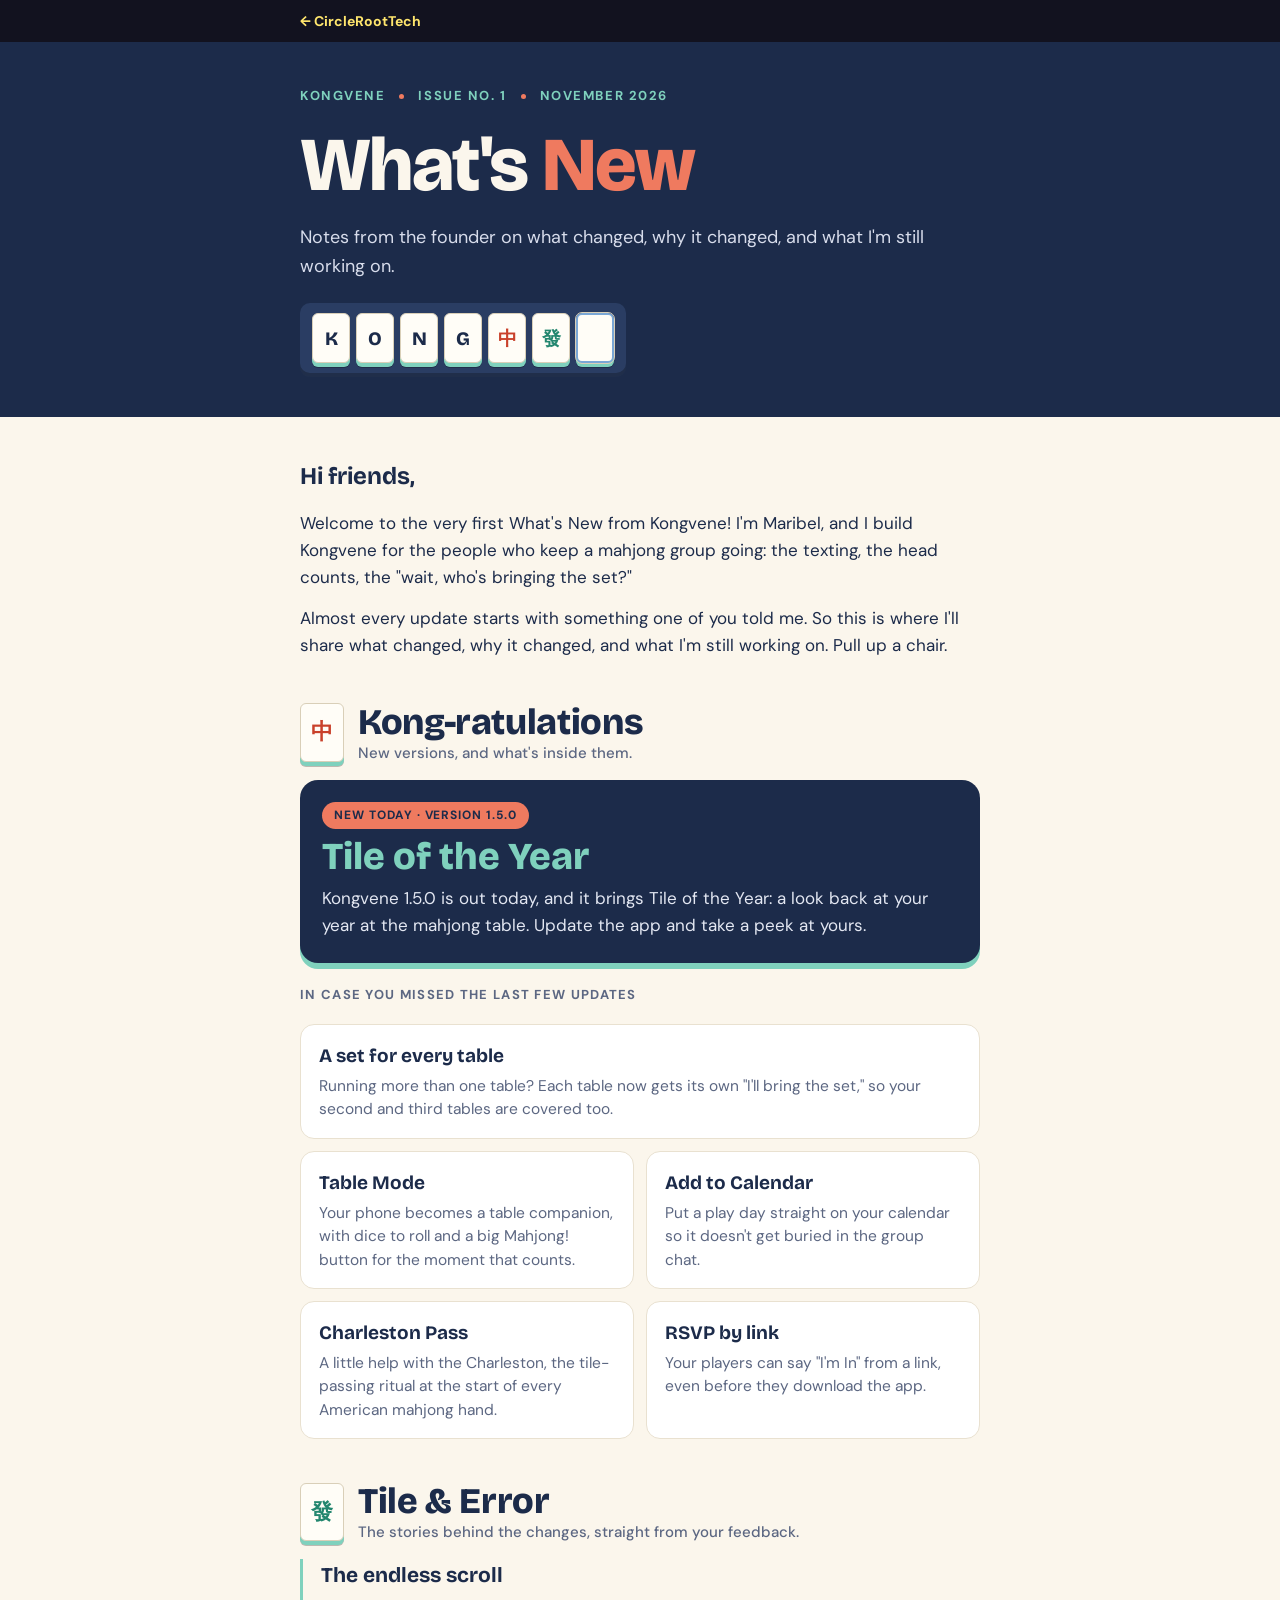
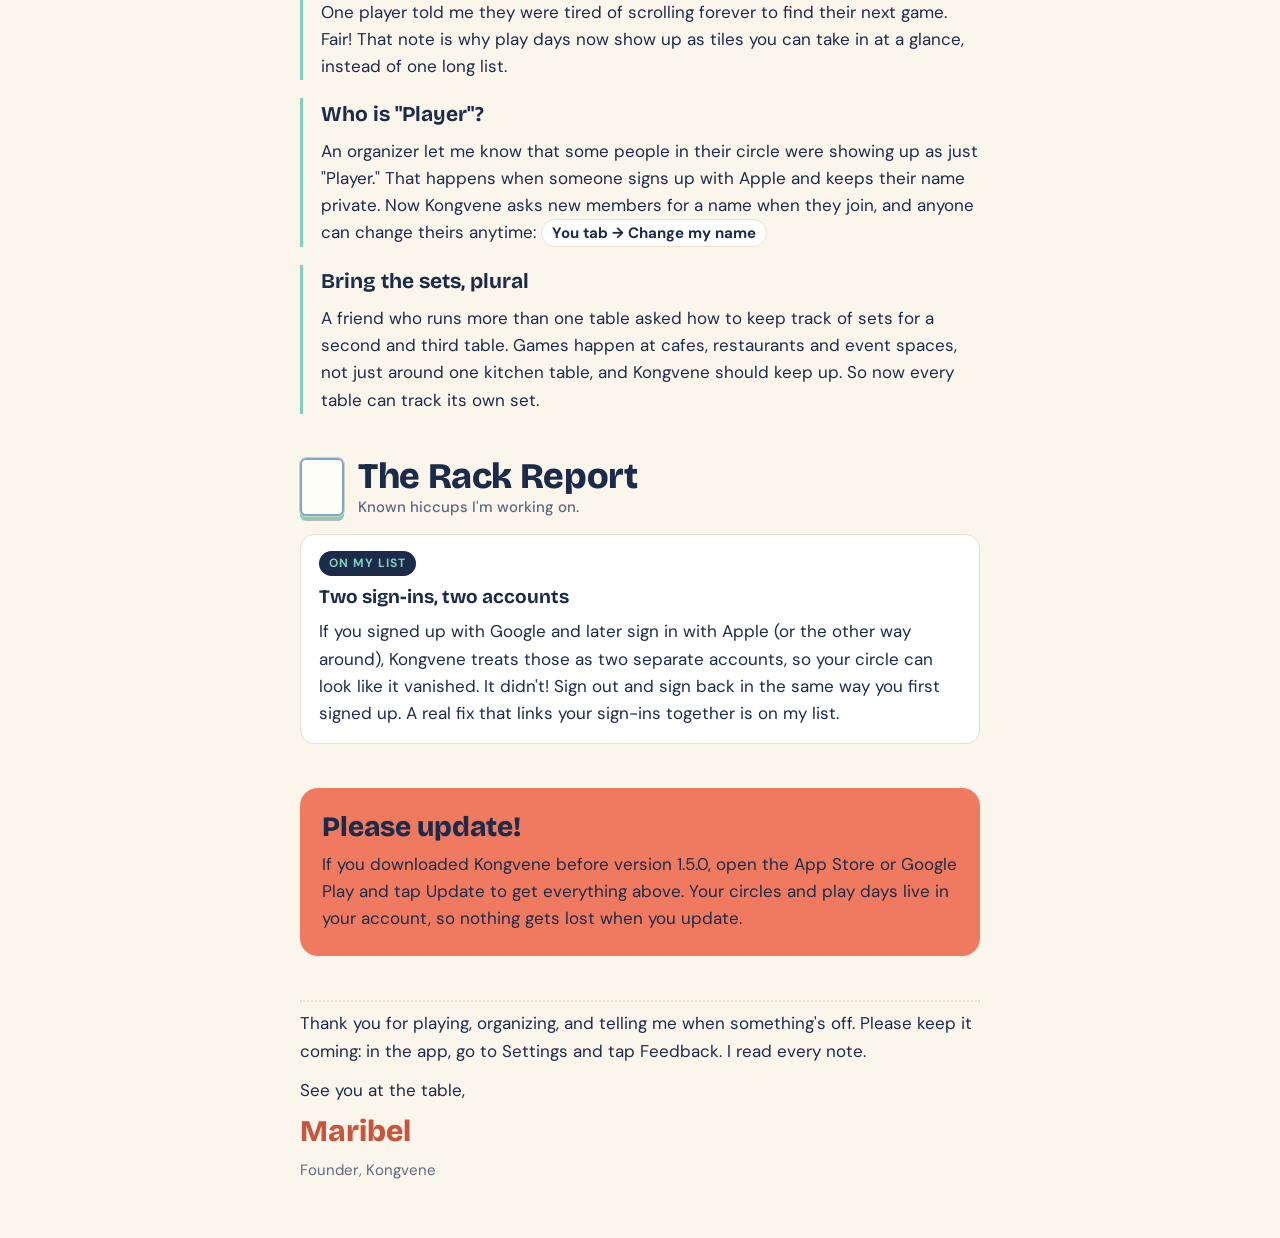
<file: whats-new/kongvene-issue-1.html>
<!doctype html>
<html lang="en">
<head>
<meta charset="utf-8">
<meta name="viewport" content="width=device-width, initial-scale=1, viewport-fit=cover">
<title>Kongvene What's New No. 1</title>
<link rel="icon" type="image/svg+xml" href="../circleroot-mark.svg">
<link rel="preconnect" href="https://fonts.googleapis.com">
<link rel="preconnect" href="https://fonts.gstatic.com" crossorigin>
<link rel="stylesheet" href="https://fonts.googleapis.com/css2?family=Bricolage+Grotesque:opsz,wght@12..96,500;12..96,700;12..96,800&family=DM+Sans:ital,opsz,wght@0,9..40,400;0,9..40,500;0,9..40,700;1,9..40,400&display=swap">
<style>
/* Layout: one centered newsletter column; navy masthead band with a rack of tiles, then three tile-headed sections and a sign-off card. */
:root {
  --navy: #1c2b4a;
  --navy-soft: #2a3d63;
  --cream: #fbf6ec;
  --paper: #ffffff;
  --ink: #1c2b4a;
  --muted: #5c6782;
  --mint: #7fd1bd;
  --mint-deep: #2f8f7a;
  --coral: #ef7a5f;
  --coral-deep: #c9553b;
  --tile-face: #fffdf7;
  --tile-edge: #d9cfb8;
  --tile-back: #7fd1bd;
  --line: #e9e1d0;
  --fill-bg: #fff1ec;
  --font-display: "Bricolage Grotesque", "Avenir Next", "Segoe UI", system-ui, sans-serif;
  --font-body: "DM Sans", "Helvetica Neue", Arial, system-ui, sans-serif;
}
@media (prefers-color-scheme: dark) {
  :root:not([data-theme="light"]) {
    --cream: #121b2e;
    --paper: #1a2540;
    --ink: #f3ede0;
    --muted: #aeb6cb;
    --navy: #0d1526;
    --navy-soft: #22325a;
    --mint-deep: #8fdcc8;
    --coral-deep: #f59a83;
    --line: #2b3a5e;
    --fill-bg: #3a2730;
    --tile-face: #fffdf7;
    --tile-edge: #c9bea5;
    color-scheme: dark;
  }
}
:root[data-theme="dark"] {
  --cream: #121b2e;
  --paper: #1a2540;
  --ink: #f3ede0;
  --muted: #aeb6cb;
  --navy: #0d1526;
  --navy-soft: #22325a;
  --mint-deep: #8fdcc8;
  --coral-deep: #f59a83;
  --line: #2b3a5e;
  --fill-bg: #3a2730;
  --tile-face: #fffdf7;
  --tile-edge: #c9bea5;
  color-scheme: dark;
}

* { box-sizing: border-box; }
body {
  margin: 0;
  background: var(--cream);
  color: var(--ink);
  font-family: var(--font-body);
  font-size: 17px;
  line-height: 1.6;
}

/* Masthead */
.masthead {
  background: var(--navy);
  color: #fbf6ec;
}
.masthead-inner {
  max-width: 720px;
  margin: 0 auto;
  padding-block: 44px 40px;
  padding-left: max(20px, env(safe-area-inset-left, 0px));
  padding-right: max(20px, env(safe-area-inset-right, 0px));
  display: grid;
  gap: 22px;
}
.eyebrow {
  display: flex;
  flex-wrap: wrap;
  gap: 8px 14px;
  align-items: center;
  font-size: 13px;
  font-weight: 700;
  letter-spacing: 0.12em;
  text-transform: uppercase;
  color: var(--mint);
}
.eyebrow .dot { width: 5px; height: 5px; border-radius: 50%; background: var(--coral); }
.masthead h1 {
  margin: 0;
  font-family: var(--font-display);
  font-weight: 800;
  font-size: clamp(44px, 10vw, 76px);
  line-height: 0.95;
  letter-spacing: -0.02em;
  text-wrap: balance;
}
.masthead h1 em {
  font-style: normal;
  color: var(--coral);
}
.masthead p.lede {
  margin: 0;
  max-width: 52ch;
  color: #d7dceb;
  font-size: 18px;
}

/* The rack: a row of mahjong tiles */
.rack {
  display: flex;
  flex-wrap: wrap;
  gap: 6px;
  padding: 10px 12px 14px;
  background: var(--navy-soft);
  border-radius: 10px;
  width: fit-content;
  max-width: 100%;
  box-shadow: inset 0 -4px 0 rgba(0,0,0,0.25);
}
.tile {
  --w: 38px;
  width: var(--w);
  height: calc(var(--w) * 1.32);
  background: var(--tile-face);
  border-radius: 6px;
  border: 1px solid var(--tile-edge);
  box-shadow: 0 4px 0 var(--tile-back), 0 5px 0 rgba(0,0,0,0.25);
  display: grid;
  place-items: center;
  font-family: var(--font-display);
  font-weight: 800;
  font-size: calc(var(--w) * 0.5);
  color: var(--navy);
  line-height: 1;
  flex: none;
  transition: transform 0.2s ease;
}
.tile.red { color: #c9412b; }
.tile.green { color: #23866f; }
.tile.blank { color: transparent; border: 2px solid #7aa7d6; outline: 1px solid var(--tile-edge); }
.rack .tile:hover { transform: translateY(-4px); }

/* Body column */
main {
  max-width: 720px;
  margin: 0 auto;
  padding-block: 40px 56px;
  padding-left: max(20px, env(safe-area-inset-left, 0px));
  padding-right: max(20px, env(safe-area-inset-right, 0px));
  display: grid;
  gap: 44px;
}
.greeting p { margin: 0 0 14px; max-width: 62ch; }
.greeting p:last-child { margin-bottom: 0; }
.greeting .hi {
  font-family: var(--font-display);
  font-weight: 700;
  font-size: 24px;
}

section { display: grid; gap: 18px; }
.section-head {
  display: flex;
  align-items: center;
  gap: 14px;
}
.section-head .tile { --w: 44px; }
.section-head h2 {
  margin: 0;
  font-family: var(--font-display);
  font-weight: 800;
  font-size: clamp(28px, 6vw, 36px);
  line-height: 1.05;
  letter-spacing: -0.01em;
}
.section-head .kicker {
  display: block;
  font-family: var(--font-body);
  font-weight: 500;
  font-size: 15px;
  letter-spacing: 0;
  color: var(--muted);
  margin-top: 4px;
}

/* Fill-in placeholder: deliberately loud so it can't be missed before posting */
.fill {
  border: 2px dashed var(--coral);
  background: var(--fill-bg);
  color: var(--coral-deep);
  border-radius: 12px;
  padding: 14px 16px;
  font-weight: 700;
  font-size: 15px;
}
.fill-inline {
  border: 2px dashed var(--coral);
  background: var(--fill-bg);
  color: var(--coral-deep);
  border-radius: 6px;
  padding: 0 6px;
  font-weight: 700;
}

.headline-release {
  background: var(--navy);
  color: #fbf6ec;
  border-radius: 18px;
  padding: 22px 22px 24px;
  display: grid;
  gap: 8px;
  box-shadow: 0 6px 0 var(--mint);
}
.headline-release .badge {
  justify-self: start;
  background: var(--coral);
  color: #1c2b4a;
  font-size: 12px;
  font-weight: 700;
  letter-spacing: 0.08em;
  text-transform: uppercase;
  padding: 4px 12px;
  border-radius: 999px;
}
.headline-release h3 {
  margin: 0;
  font-family: var(--font-display);
  font-weight: 800;
  font-size: clamp(28px, 6vw, 38px);
  line-height: 1.05;
  color: var(--mint);
}
.headline-release p { margin: 0; max-width: 58ch; color: #e3e7f2; }
.recap-label {
  margin: 4px 0 0;
  font-size: 13px;
  font-weight: 700;
  letter-spacing: 0.1em;
  text-transform: uppercase;
  color: var(--muted);
}
.features {
  display: grid;
  grid-template-columns: repeat(2, minmax(0, 1fr));
  gap: 12px;
}
.feature {
  background: var(--paper);
  border: 1px solid var(--line);
  border-radius: 14px;
  padding: 16px 18px;
  display: grid;
  gap: 4px;
  align-content: start;
  min-width: 0;
}
.feature.wide { grid-column: 1 / -1; }
.feature h3 {
  margin: 0;
  font-family: var(--font-display);
  font-weight: 700;
  font-size: 19px;
}
.feature p { margin: 0; color: var(--muted); font-size: 15.5px; line-height: 1.5; }

.story {
  display: grid;
  gap: 6px;
  padding-left: 18px;
  border-left: 3px solid var(--mint);
}
.story h3 {
  margin: 0;
  font-family: var(--font-display);
  font-weight: 700;
  font-size: 21px;
}
.story p { margin: 0; max-width: 62ch; }
.howto {
  display: inline-block;
  background: var(--paper);
  border: 1px solid var(--line);
  border-radius: 999px;
  padding: 1px 10px;
  font-weight: 700;
  font-size: 15px;
  white-space: nowrap;
}

.rack-item {
  background: var(--paper);
  border: 1px solid var(--line);
  border-radius: 14px;
  padding: 16px 18px;
  display: grid;
  gap: 6px;
}
.rack-item .status {
  justify-self: start;
  font-size: 12px;
  font-weight: 700;
  letter-spacing: 0.08em;
  text-transform: uppercase;
  padding: 3px 10px;
  border-radius: 999px;
  background: var(--navy);
  color: var(--mint);
}
.rack-item h3 {
  margin: 0;
  font-family: var(--font-display);
  font-weight: 700;
  font-size: 19px;
}
.rack-item p { margin: 0; max-width: 62ch; }

.update {
  background: var(--coral);
  color: #1c2b4a;
  border-radius: 18px;
  padding: 24px 22px;
  display: grid;
  gap: 8px;
}
.update h2 {
  margin: 0;
  font-family: var(--font-display);
  font-weight: 800;
  font-size: 28px;
  line-height: 1.1;
}
.update p { margin: 0; max-width: 60ch; }
.update .fill-inline { background: #fff6f2; color: #8d2f1c; border-color: #1c2b4a; }

.signoff {
  display: grid;
  gap: 12px;
  padding-top: 8px;
  border-top: 2px dotted var(--line);
}
.signoff p { margin: 0; max-width: 62ch; }
.signature {
  font-family: var(--font-display);
  font-weight: 800;
  font-size: 30px;
  line-height: 1;
  color: var(--coral-deep);
}
.role { color: var(--muted); font-size: 15px; }

@media (max-width: 560px) {
  body { font-size: 16px; }
  .features { grid-template-columns: 1fr; }
  .tile { --w: 32px; }
  .section-head .tile { --w: 38px; }
}
@media (prefers-reduced-motion: reduce) {
  .tile { transition: none; }
  .rack .tile:hover { transform: none; }
}
.backbar {
  background: #12121f;
  font-family: var(--font-body);
  font-size: 14px;
  font-weight: 700;
}
.backbar-inner {
  max-width: 720px;
  margin: 0 auto;
  padding-block: 10px;
  padding-left: max(20px, env(safe-area-inset-left, 0px));
  padding-right: max(20px, env(safe-area-inset-right, 0px));
}
.backbar a { color: #ffe66d; text-decoration: none; }
.backbar a:hover { text-decoration: underline; }
.backbar a:focus-visible { outline: 3px solid #ffb347; outline-offset: 3px; }
</style>

</head>
<body>
<nav class="backbar" aria-label="Back"><div class="backbar-inner"><a href="../#whats-new">&larr; CircleRootTech</a></div></nav>
<header class="masthead">
  <div class="masthead-inner">
    <div class="eyebrow"><span>Kongvene</span><span class="dot" aria-hidden="true"></span><span>Issue No. 1</span><span class="dot" aria-hidden="true"></span><span>November 2026</span></div>
    <h1>What's <em>New</em></h1>
    <p class="lede">Notes from the founder on what changed, why it changed, and what I'm still working on.</p>
    <div class="rack" aria-hidden="true">
      <div class="tile">K</div>
      <div class="tile">O</div>
      <div class="tile">N</div>
      <div class="tile">G</div>
      <div class="tile red">中</div>
      <div class="tile green">發</div>
      <div class="tile blank">.</div>
    </div>
  </div>
</header>

<main>
  <div class="greeting">
    <p class="hi">Hi friends,</p>
    <p>Welcome to the very first What's New from Kongvene! I'm Maribel, and I build Kongvene for the people who keep a mahjong group going: the texting, the head counts, the "wait, who's bringing the set?"</p>
    <p>Almost every update starts with something one of you told me. So this is where I'll share what changed, why it changed, and what I'm still working on. Pull up a chair.</p>
  </div>

  <section aria-labelledby="kong">
    <div class="section-head">
      <div class="tile red" aria-hidden="true">中</div>
      <h2 id="kong">Kong-ratulations<span class="kicker">New versions, and what's inside them.</span></h2>
    </div>
    <div class="headline-release">
      <span class="badge">New today · Version 1.5.0</span>
      <h3>Tile of the Year</h3>
      <p>Kongvene 1.5.0 is out today, and it brings Tile of the Year: a look back at your year at the mahjong table. Update the app and take a peek at yours.</p>
    </div>
    <p class="recap-label">In case you missed the last few updates</p>
    <div class="features">
      <div class="feature wide">
        <h3>A set for every table</h3>
        <p>Running more than one table? Each table now gets its own "I'll bring the set," so your second and third tables are covered too.</p>
      </div>
      <div class="feature">
        <h3>Table Mode</h3>
        <p>Your phone becomes a table companion, with dice to roll and a big Mahjong! button for the moment that counts.</p>
      </div>
      <div class="feature">
        <h3>Add to Calendar</h3>
        <p>Put a play day straight on your calendar so it doesn't get buried in the group chat.</p>
      </div>
      <div class="feature">
        <h3>Charleston Pass</h3>
        <p>A little help with the Charleston, the tile-passing ritual at the start of every American mahjong hand.</p>
      </div>
      <div class="feature">
        <h3>RSVP by link</h3>
        <p>Your players can say "I'm In" from a link, even before they download the app.</p>
      </div>
    </div>
  </section>

  <section aria-labelledby="tile">
    <div class="section-head">
      <div class="tile green" aria-hidden="true">發</div>
      <h2 id="tile">Tile &amp; Error<span class="kicker">The stories behind the changes, straight from your feedback.</span></h2>
    </div>
    <div class="story">
      <h3>The endless scroll</h3>
      <p>One player told me they were tired of scrolling forever to find their next game. Fair! That note is why play days now show up as tiles you can take in at a glance, instead of one long list.</p>
    </div>
    <div class="story">
      <h3>Who is "Player"?</h3>
      <p>An organizer let me know that some people in their circle were showing up as just "Player." That happens when someone signs up with Apple and keeps their name private. Now Kongvene asks new members for a name when they join, and anyone can change theirs anytime: <span class="howto">You tab → Change my name</span></p>
    </div>
    <div class="story">
      <h3>Bring the sets, plural</h3>
      <p>A friend who runs more than one table asked how to keep track of sets for a second and third table. Games happen at cafes, restaurants and event spaces, not just around one kitchen table, and Kongvene should keep up. So now every table can track its own set.</p>
    </div>
  </section>

  <section aria-labelledby="rack">
    <div class="section-head">
      <div class="tile blank" aria-hidden="true">.</div>
      <h2 id="rack">The Rack Report<span class="kicker">Known hiccups I'm working on.</span></h2>
    </div>
    <div class="rack-item">
      <span class="status">On my list</span>
      <h3>Two sign-ins, two accounts</h3>
      <p>If you signed up with Google and later sign in with Apple (or the other way around), Kongvene treats those as two separate accounts, so your circle can look like it vanished. It didn't! Sign out and sign back in the same way you first signed up. A real fix that links your sign-ins together is on my list.</p>
    </div>
  </section>

  <div class="update" role="note">
    <h2>Please update!</h2>
    <p>If you downloaded Kongvene before version 1.5.0, open the App Store or Google Play and tap Update to get everything above. Your circles and play days live in your account, so nothing gets lost when you update.</p>
  </div>

  <div class="signoff">
    <p>Thank you for playing, organizing, and telling me when something's off. Please keep it coming: in the app, go to Settings and tap Feedback. I read every note.</p>
    <p>See you at the table,</p>
    <div class="signature">Maribel</div>
    <div class="role">Founder, Kongvene</div>
  </div>
</main>
</body>
</html>
</file>
<file: styles.css>
/* CircleRootTech design system â€” see DESIGN.md. Shared by every page.
   Palette v2 â€” navy + coralâ†’orangeâ†’gold, derived from the Circle Root Tech
   mark (heart-into-tree, warm gradient on deep navy). Replaces the earlier
   warm-paper "one arc" system. See DESIGN.md Â§3 for the rationale and the
   accessibility numbers. */
:root{
    /* Neutrals â€” deep navy base, ivory text. */
    --bg:       #100F1E;  /* page background                 */
    --surface:  #1B1930;  /* raised panels â€” cards, flow box  */
    --bg-deep:  #0B0A16;  /* deeper navy â€” the dark bands     */

    /* The gradient, as three fixed stops (not a formula â€” see DESIGN.md). */
    --coral:    #EF6F63;  /* heart, upper-left  â€” corrections only */
    --clay:     #F0924A;  /* the primary â€” links, marks, CTAs      */
    --amber:    #F3C15A;  /* the one highlight â€” spend it sparingly */
    --rust:     #D9603F;  /* depth â€” "in development" ring only    */

    /* Text, in descending emphasis. */
    --ink:      #F5F1EC;  /* primary text                     */
    --stone:    #9C96AC;  /* secondary text, labels, meta      */
    --text-2:   #C9C3D6;  /* lede / body copy                 */
    --text-3:   #DAD5E4;  /* hero sub â€” a touch brighter       */

    /* Kept for band--dark contexts (ledger, contact, CTA closes). */
    --paper-hi: #F5F1EC;  /* light text/border on dark bands   */
    --on-dark-1:#EDE9E2;  /* charter body on dark bands        */
    --on-dark-2:#C9C3D6;  /* lede on dark bands                */
    --on-dark-3:#B8A98C;  /* kickers on dark bands â€” warm tan, echoes the wordmark's "TECH" label */
    --on-accent:#2B1608;  /* text sitting on amber/clay chips  */

    --rule:     rgba(245,241,236,.12);

    --display: "Bricolage Grotesque", system-ui, sans-serif;
    --body:    "Source Serif 4", Georgia, serif;
    --mono:    "IBM Plex Mono", ui-monospace, monospace;

    --measure: 66ch;
    --gutter:  clamp(1.25rem, 5vw, 4.5rem);

    /* Back-compat: --paper is the page background token some early markup
       referenced. Keep it pointed at --bg so nothing silently breaks. */
    --paper:    var(--bg);
  }

  *,*::before,*::after{ box-sizing:border-box; }
  html{ scroll-behavior:smooth; }
  body{
    margin:0;
    background:var(--bg);
    color:var(--ink);
    font-family:var(--body);
    font-size:clamp(1rem, .96rem + .2vw, 1.125rem);
    line-height:1.6;
    -webkit-font-smoothing:antialiased;
  }
  a{ color:inherit; }
  img{ max-width:100%; display:block; }

  .band--dark :focus-visible{ outline-color:var(--amber); }
  :focus-visible{
    outline:2px solid var(--clay);
    outline-offset:3px;
    border-radius:2px;
  }

  .wrap{
    width:100%;
    max-width:1120px;
    margin-inline:auto;
    padding-inline:var(--gutter);
  }

  /* ---------- Nameplate ---------- */
  .plate{
    position:sticky; top:0; z-index:20;
    background:color-mix(in srgb, var(--bg) 88%, transparent);
    backdrop-filter:blur(8px);
    border-bottom:1px solid var(--rule);
  }
  .plate__inner{
    display:flex; align-items:center; justify-content:space-between;
    gap:1rem; padding-block:.85rem;
  }
  .mark{
    font-family:var(--display);
    font-weight:800;
    font-size:1.05rem;
    letter-spacing:-.02em;
    text-decoration:none;
  }
  .mark span{ color:var(--clay); }
  .plate nav{
    display:flex; gap:1.4rem;
    font-family:var(--mono);
    font-size:.72rem;
    text-transform:uppercase;
    letter-spacing:.08em;
  }
  .plate nav a{ text-decoration:none; color:var(--stone); padding-block:.25rem; }
  .plate nav a:hover{ color:var(--ink); }
  @media (max-width:720px){ .plate nav{ display:none; } }

  /* ---------- Hero ---------- */
  .hero{ padding-block:clamp(4rem,11vw,8.5rem) clamp(3rem,7vw,5rem); }
  .eyebrow{
    font-family:var(--mono);
    font-size:.72rem;
    letter-spacing:.14em;
    text-transform:uppercase;
    color:var(--stone);
    margin:0 0 1.75rem;
  }
  .eyebrow b{ color:var(--clay); font-weight:600; }

  .thesis{
    font-family:var(--display);
    font-weight:700;
    font-size:clamp(2.15rem, 1rem + 5.4vw, 4.5rem);
    line-height:1.02;
    letter-spacing:-.035em;
    margin:0;
    max-width:19ch;
  }
  .thesis .turn{
    display:block;
    color:var(--clay);
  }
  .thesis em{
    font-style:normal;
    background:linear-gradient(transparent 68%, rgba(243,193,90,.38) 68%);
  }

  .hero__sub{
    margin:2rem 0 0;
    max-width:56ch;
    font-size:1.15rem;
    color:var(--text-3);
  }
  .hero__chips{
    display:flex; flex-wrap:wrap; gap:.5rem;
    margin-top:2.25rem;
    font-family:var(--mono);
    font-size:.78rem;
  }
  .chip{
    text-decoration:none;
    border:1px solid var(--rule);
    background:var(--surface);
    padding:.5rem .85rem;
    border-radius:999px;
    color:var(--ink);
    transition:border-color .15s ease, transform .15s ease;
  }
  .chip:hover{ border-color:var(--clay); transform:translateY(-1px); }
  .chip--go{ background:var(--ink); color:var(--bg); border-color:var(--ink); font-weight:600; }

  /* page-load sequence (the only orchestrated motion on the page) */
  .rise{ opacity:0; transform:translateY(10px); animation:rise .7s cubic-bezier(.2,.7,.3,1) forwards; }
  .rise:nth-child(1){ animation-delay:.05s }
  .rise:nth-child(2){ animation-delay:.16s }
  .rise:nth-child(3){ animation-delay:.28s }
  .rise:nth-child(4){ animation-delay:.4s }
  @keyframes rise{ to{ opacity:1; transform:none; } }
  @media (prefers-reduced-motion:reduce){
    html{ scroll-behavior:auto; }
    .rise{ opacity:1; transform:none; animation:none; }
    .chip:hover{ transform:none; }
  }

  /* ---------- Section furniture ---------- */
  .band{ padding-block:clamp(3.5rem,7vw,6rem); border-top:1px solid var(--rule); }
  .band--dark{ background:var(--bg-deep); color:var(--paper-hi); border-top:none; }
  .band--dark .lede{ color:var(--on-dark-2); }
  .band--dark .h2{ color:var(--paper-hi); }
  .band--dark .kicker{ color:var(--on-dark-3); }

  .kicker{
    font-family:var(--mono);
    font-size:.72rem;
    letter-spacing:.14em;
    text-transform:uppercase;
    color:var(--stone);
    margin:0 0 .9rem;
  }
  .h2{
    font-family:var(--display);
    font-weight:700;
    font-size:clamp(1.6rem, 1.1rem + 1.9vw, 2.5rem);
    letter-spacing:-.03em;
    line-height:1.08;
    margin:0 0 1rem;
    max-width:20ch;
  }
  .lede{ margin:0 0 2.5rem; max-width:var(--measure); color:var(--text-2); }

  /* ---------- Ledger (signature) ---------- */
  .ledger{
    font-family:var(--mono);
    font-size:.82rem;
    line-height:1.5;
    border-top:1px solid rgba(245,241,236,.16);
  }
  .row{
    display:grid;
    grid-template-columns:6.5rem 7.5rem 1fr;
    gap:1rem;
    padding-block:.95rem;
    border-bottom:1px solid rgba(245,241,236,.12);
    align-items:baseline;
  }
  .row__date{ color:var(--on-dark-3); }
  .row__app{ font-weight:600; letter-spacing:-.01em; }
  .row__what{ color:var(--on-dark-1); font-weight:400; }
  .row__what b{ color:var(--paper-hi); font-weight:500; }
  .verdict{
    display:inline-block;
    font-size:.68rem;
    letter-spacing:.1em;
    text-transform:uppercase;
    padding:.1rem .45rem;
    border-radius:3px;
    margin-right:.5rem;
    vertical-align:.05em;
    white-space:nowrap;
  }
  .v-ship{ background:var(--amber); color:var(--on-accent); font-weight:600; }
  .v-fix{  background:rgba(239,111,99,.14); color:var(--coral); border:1px solid rgba(239,111,99,.4); }
  .v-live{ background:rgba(243,193,90,.16); color:var(--amber); border:1px solid rgba(243,193,90,.45); }
  @media (max-width:720px){
    .row{ grid-template-columns:1fr; gap:.3rem; padding-block:1.1rem; }
    .row__date{ font-size:.72rem; letter-spacing:.08em; }
  }
  .ledger__note{
    font-family:var(--mono);
    font-size:.72rem;
    color:var(--on-dark-3);
    margin-top:1.5rem;
    max-width:60ch;
    line-height:1.7;
  }

  /* ---------- App grid ---------- */
  .grid{
    display:grid;
    grid-template-columns:repeat(auto-fit, minmax(270px,1fr));
    gap:1px;
    background:var(--rule);
    border:1px solid var(--rule);
  }
  .card{
    background:var(--surface);
    padding:1.75rem 1.5rem;
    display:flex; flex-direction:column; gap:.6rem;
  }
  .card__top{
    display:flex; align-items:center; justify-content:space-between; gap:.75rem;
  }
  .card__name{
    font-family:var(--display);
    font-weight:700;
    font-size:1.2rem;
    letter-spacing:-.02em;
    margin:0;
  }
  .status{
    font-family:var(--mono);
    font-size:.64rem;
    letter-spacing:.1em;
    text-transform:uppercase;
    color:var(--stone);
    white-space:nowrap;
  }
  .status::before{
    content:"";
    display:inline-block;
    width:6px; height:6px; border-radius:50%;
    background:var(--stone);
    margin-right:.4rem;
    vertical-align:.05em;
  }
  .status--live::before{ background:var(--clay); }
  .status--review::before{ background:var(--amber); }
  .status--build::before{ background:transparent; box-shadow:inset 0 0 0 1.5px var(--rust); }
  .status--platform::before{ background:var(--coral); }
  .card__what{ margin:0; font-size:.95rem; color:var(--text-2); }
  .card__site{
    font-family:var(--mono);
    font-size:.7rem;
    letter-spacing:.04em;
    text-decoration:none;
    color:var(--clay);
    border-bottom:1px solid rgba(240,146,74,.4);
    padding-bottom:1px;
    align-self:flex-start;
    transition:border-color .15s ease;
  }
  .card__site:hover{ border-color:var(--clay); }

  .card__meta{
    margin-top:auto; padding-top:1rem;
    font-family:var(--mono); font-size:.7rem; color:var(--stone);
    letter-spacing:.02em;
  }

  /* ---------- Site preview cards (Platforms section) ---------- */
  .preview-grid{
    display:grid;
    grid-template-columns:repeat(auto-fit, minmax(240px,1fr));
    gap:1.25rem;
  }
  .preview{
    display:flex; flex-direction:column;
    border:1px solid var(--rule);
    border-radius:10px;
    overflow:hidden;
    background:var(--surface);
    text-decoration:none;
    color:var(--ink);
    transition:border-color .15s ease, transform .15s ease;
  }
  .preview:hover{ border-color:var(--clay); transform:translateY(-2px); }
  .preview__frame{
    aspect-ratio:16/10;
    background:
      linear-gradient(160deg, rgba(239,111,99,.16), rgba(240,146,74,.12) 45%, rgba(243,193,90,.10)),
      var(--bg-deep);
    display:flex; align-items:center; justify-content:center;
    padding:1.25rem;
    text-align:center;
  }
  .preview__frame span{
    font-family:var(--mono);
    font-size:.68rem;
    letter-spacing:.08em;
    text-transform:uppercase;
    color:var(--stone);
  }
  .preview__body{ padding:1rem 1.15rem 1.15rem; display:flex; flex-direction:column; gap:.4rem; }
  .preview__top{ display:flex; align-items:center; justify-content:space-between; gap:.5rem; }
  .preview__name{ font-family:var(--display); font-weight:700; font-size:1rem; margin:0; }
  .preview__url{ font-family:var(--mono); font-size:.68rem; color:var(--clay); }

  /* ---------- Spotlight ---------- */
  .split{
    display:grid;
    grid-template-columns:1.1fr .9fr;
    gap:clamp(2rem,5vw,4rem);
    align-items:start;
  }
  @media (max-width:860px){ .split{ grid-template-columns:1fr; } }

  .flow{
    font-family:var(--mono);
    font-size:.8rem;
    border:1px solid var(--rule);
    background:var(--surface);
  }
  .flow__step{
    padding:1rem 1.1rem;
    border-bottom:1px solid var(--rule);
    display:flex; gap:.9rem; align-items:flex-start;
  }
  .flow__step:last-child{ border-bottom:none; }
  .flow__n{ color:var(--clay); font-weight:600; }
  .flow__step--out{ background:rgba(243,193,90,.12); }

  /* ---------- Company spec sheet ---------- */
  .spec{
    font-family:var(--mono);
    font-size:.78rem;
    border-top:1px solid var(--rule);
    margin:0;
  }
  .spec > div{
    display:grid;
    grid-template-columns:8.5rem 1fr;
    gap:1rem;
    padding-block:.85rem;
    border-bottom:1px solid var(--rule);
  }
  .spec dt{
    color:var(--stone);
    letter-spacing:.08em;
    text-transform:uppercase;
    font-size:.65rem;
    padding-top:.2rem;
  }
  .spec dd{ margin:0; }
  .spec dd b{ font-weight:600; color:var(--clay); }
  @media (max-width:520px){
    .spec > div{ grid-template-columns:1fr; gap:.2rem; }
  }

  /* ---------- Charter ---------- */
  .charter{ list-style:none; margin:0; padding:0; max-width:var(--measure); }
  .charter li{ position:relative; padding:0 0 1.15rem 1.6rem; }
  .charter li::before{
    content:"â€”";
    position:absolute; left:0; top:0;
    color:var(--amber);
    font-family:var(--mono);
  }
  .charter li:last-child{ padding-bottom:0; }

  /* ---------- Stack ---------- */
  .stack{
    display:grid;
    grid-template-columns:repeat(auto-fit,minmax(210px,1fr));
    gap:2rem;
  }
  .stack h3{
    font-family:var(--mono);
    font-size:.72rem; letter-spacing:.12em; text-transform:uppercase;
    color:var(--stone); font-weight:500;
    margin:0 0 .9rem; padding-bottom:.6rem;
    border-bottom:1px solid var(--rule);
  }
  .stack ul{ list-style:none; margin:0; padding:0; font-size:.95rem; }
  .stack li{ padding-block:.28rem; }

  /* ---------- Close ---------- */
  .close{ text-align:left; }
  .close .thesis{ max-width:16ch; }
  .foot{
    border-top:1px solid var(--rule);
    padding-block:2rem;
    font-family:var(--mono);
    font-size:.72rem;
    color:var(--stone);
    display:flex; justify-content:space-between; gap:1rem; flex-wrap:wrap;
  }
</file>
